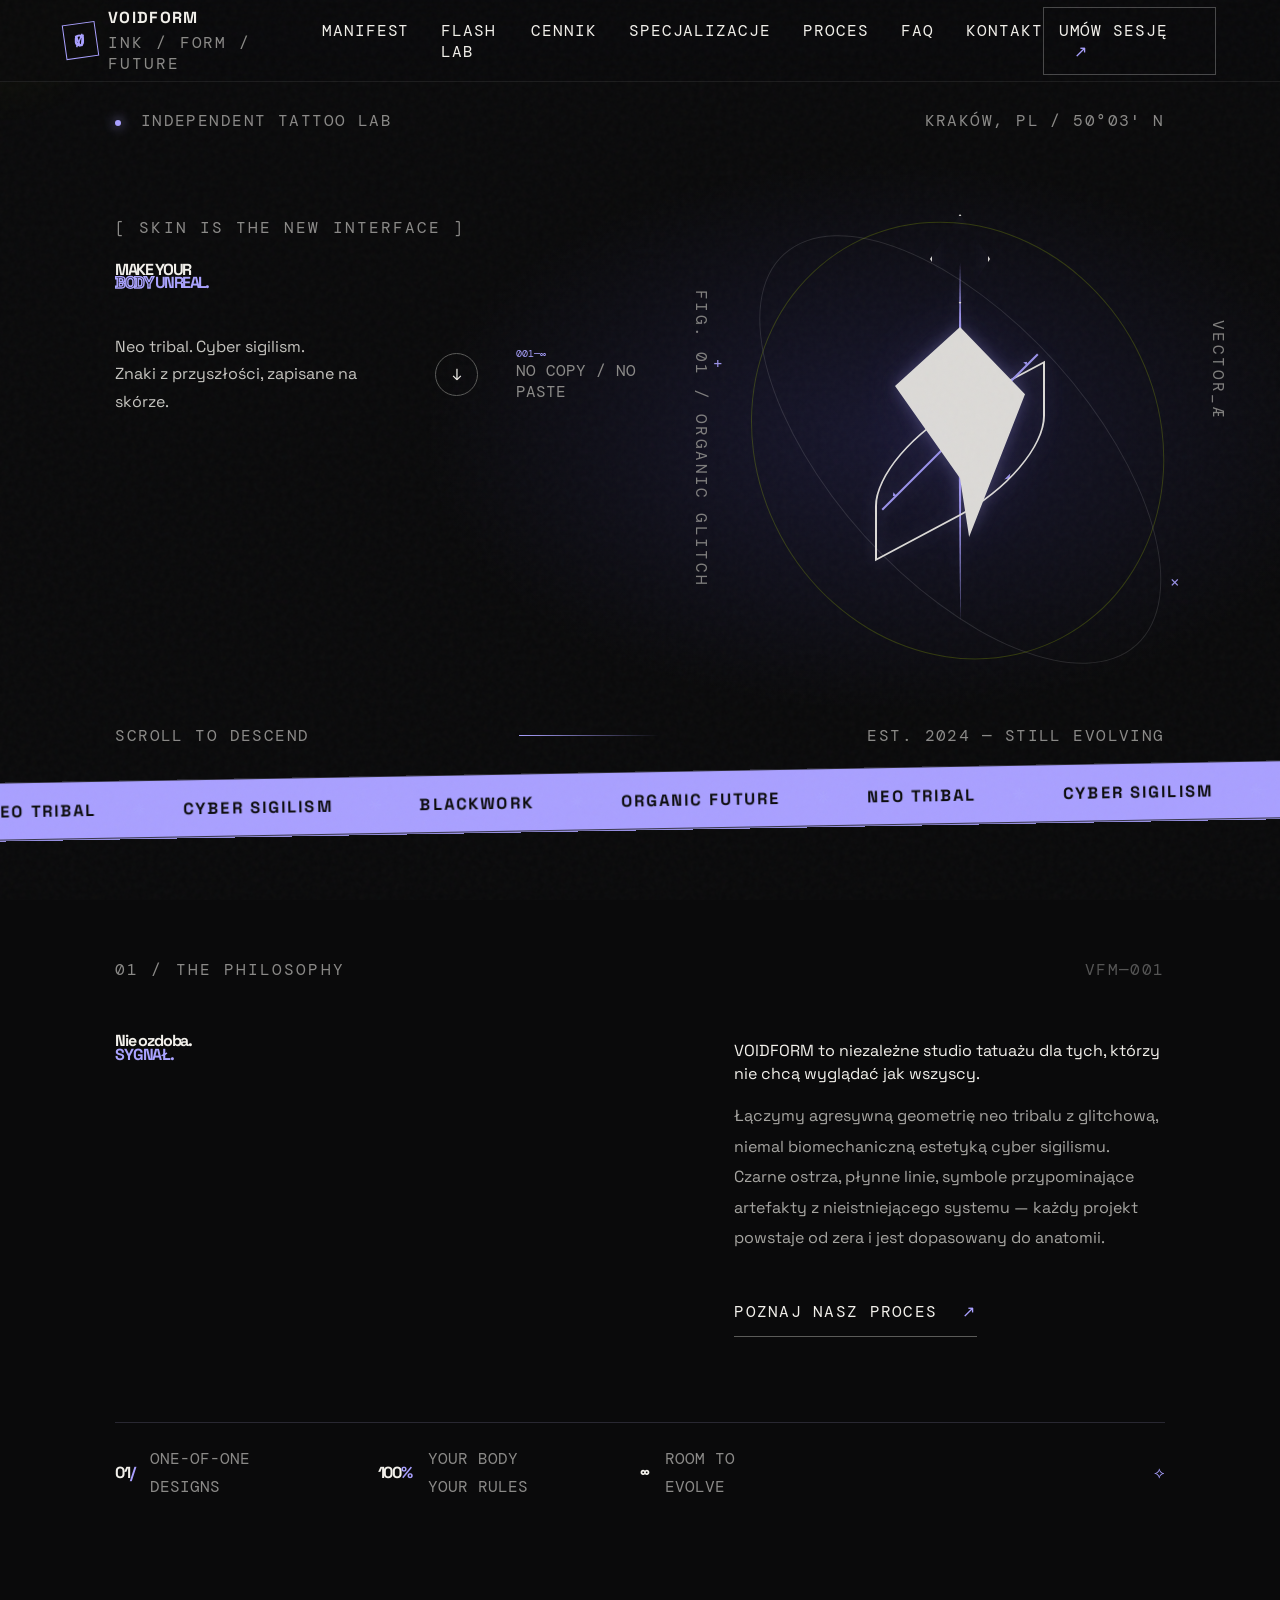
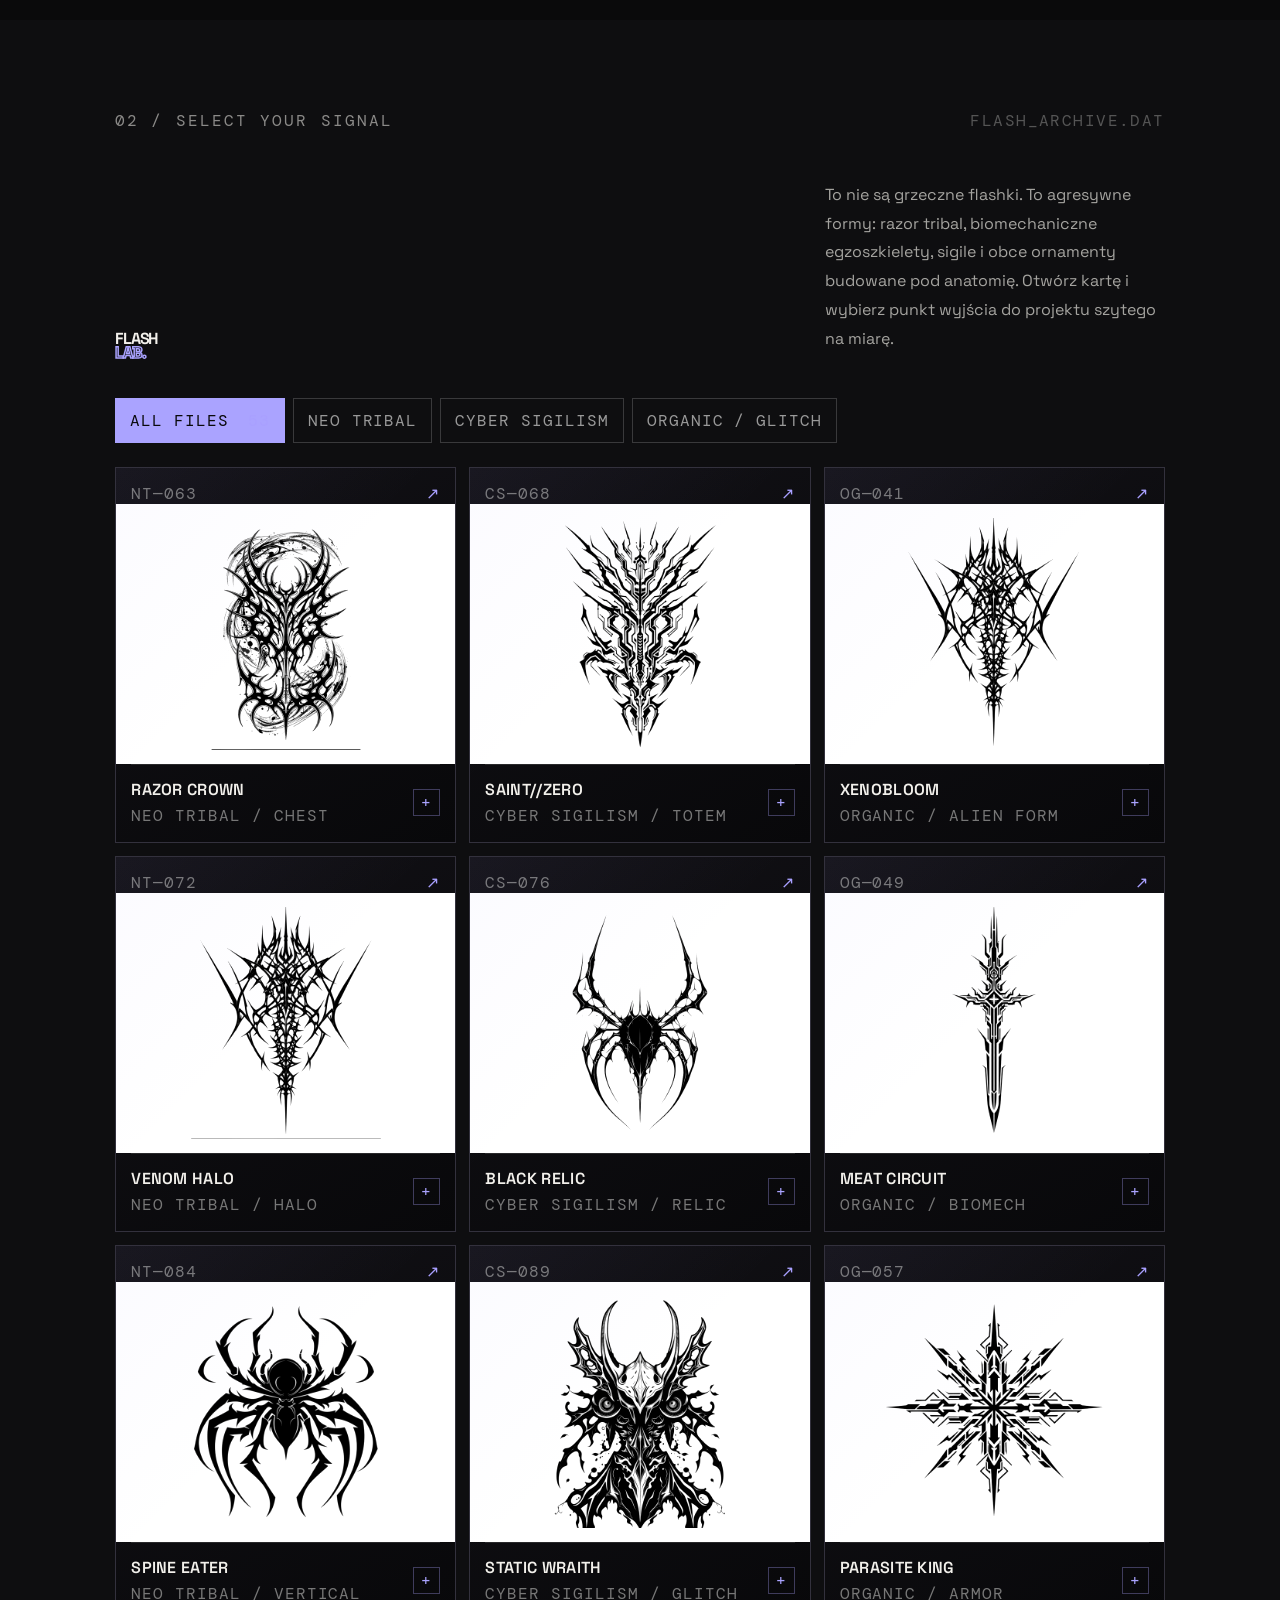
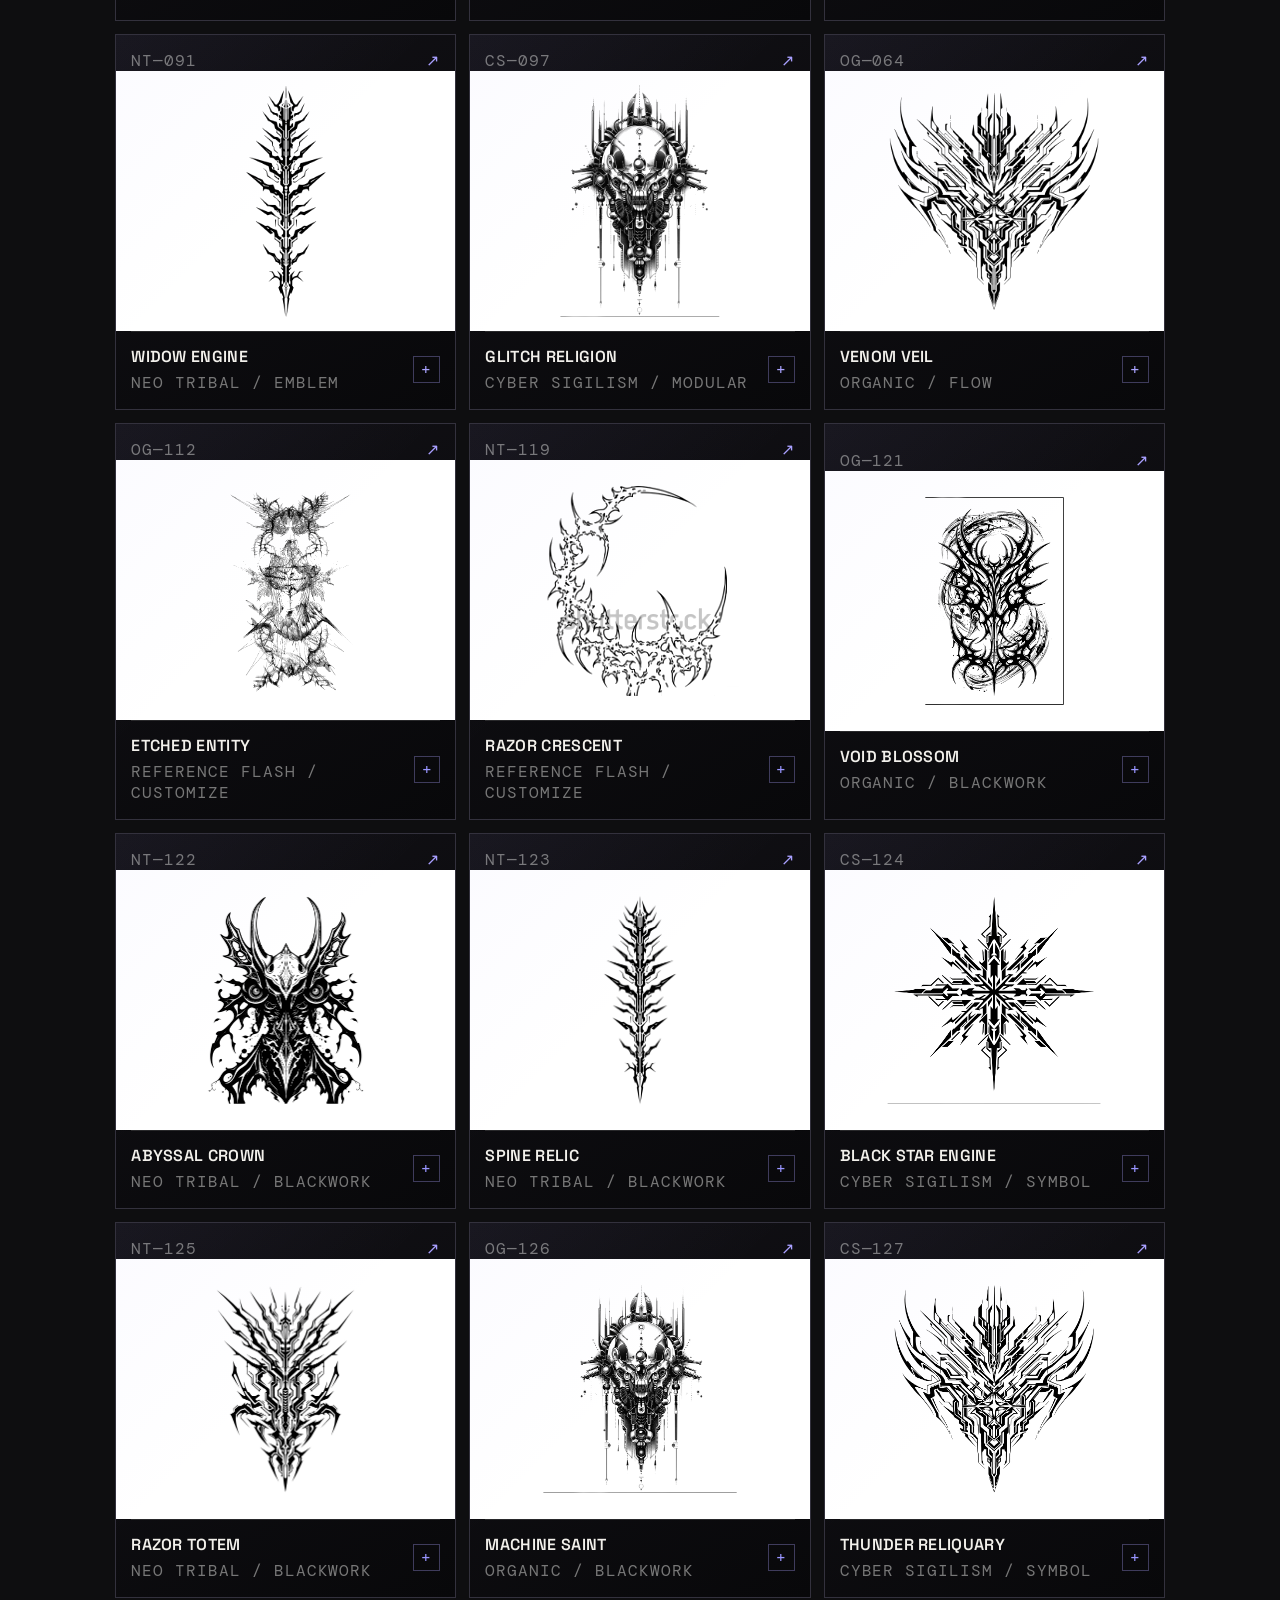
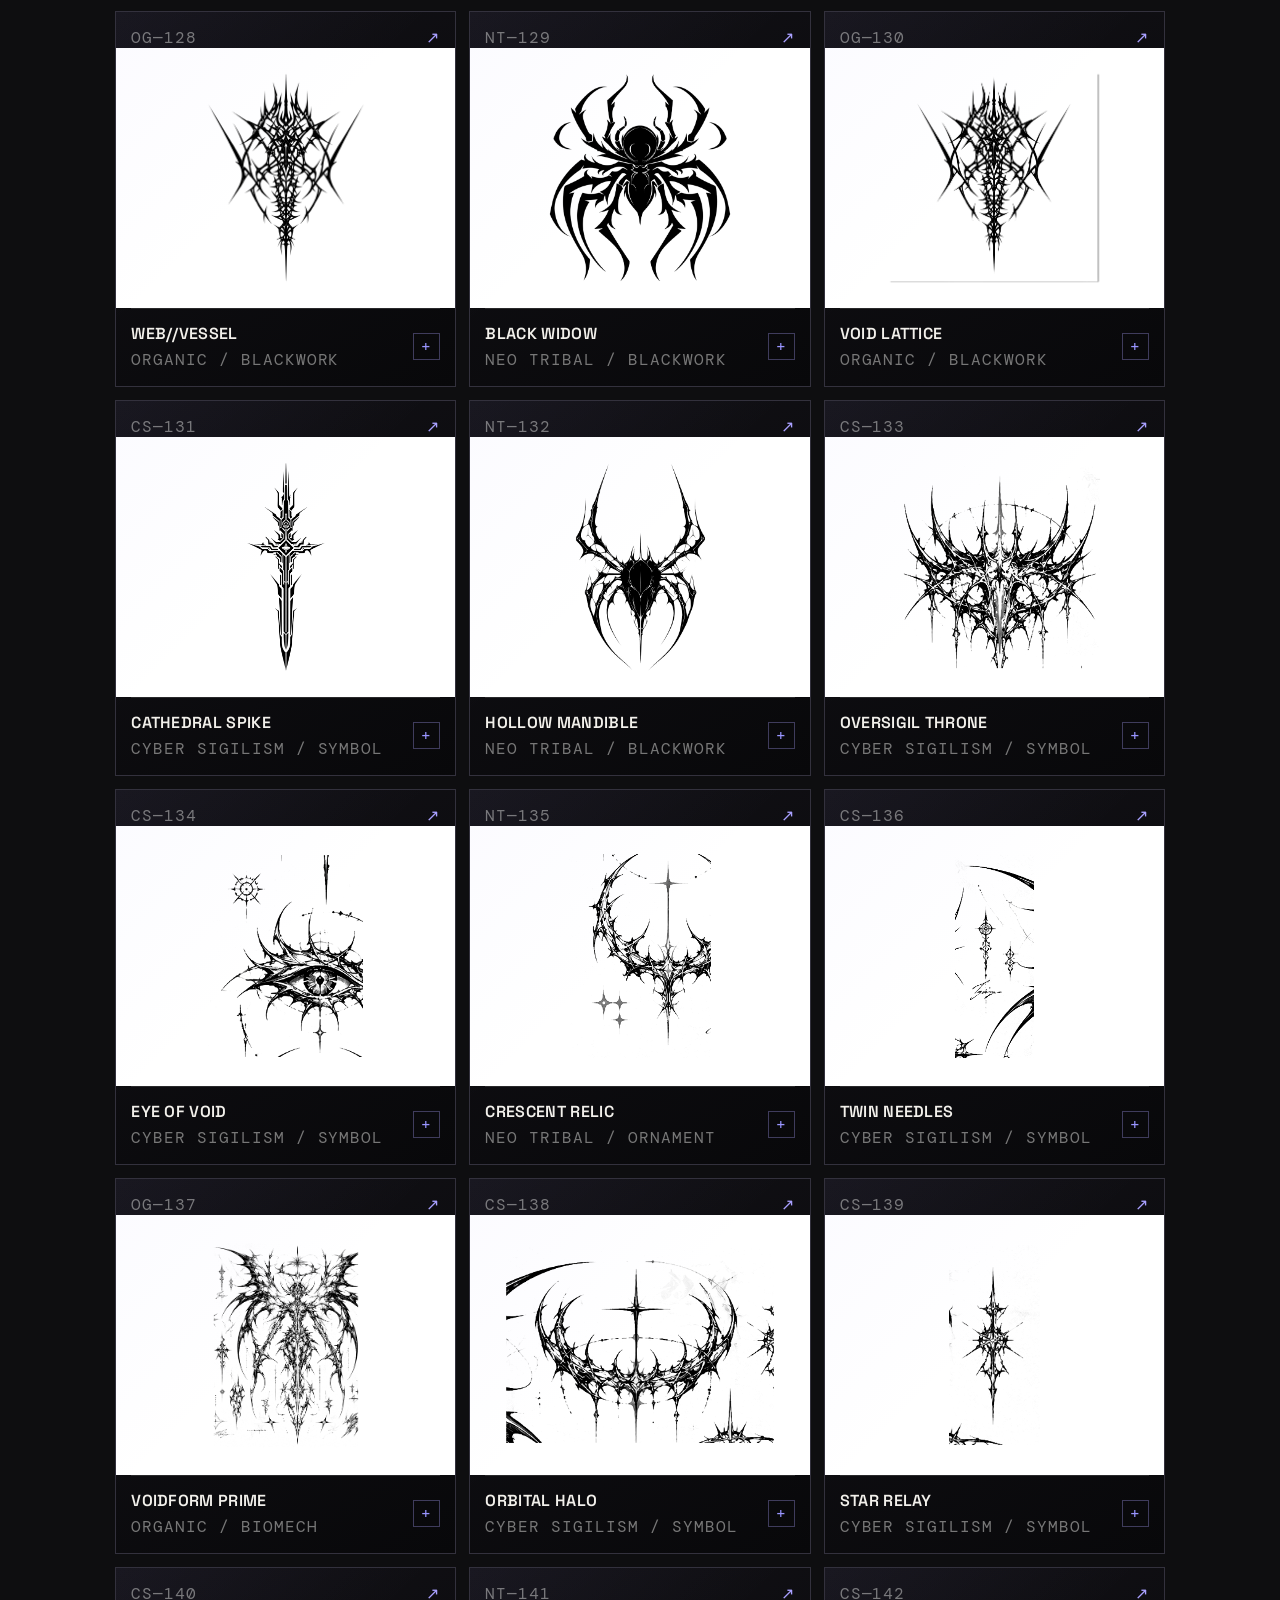
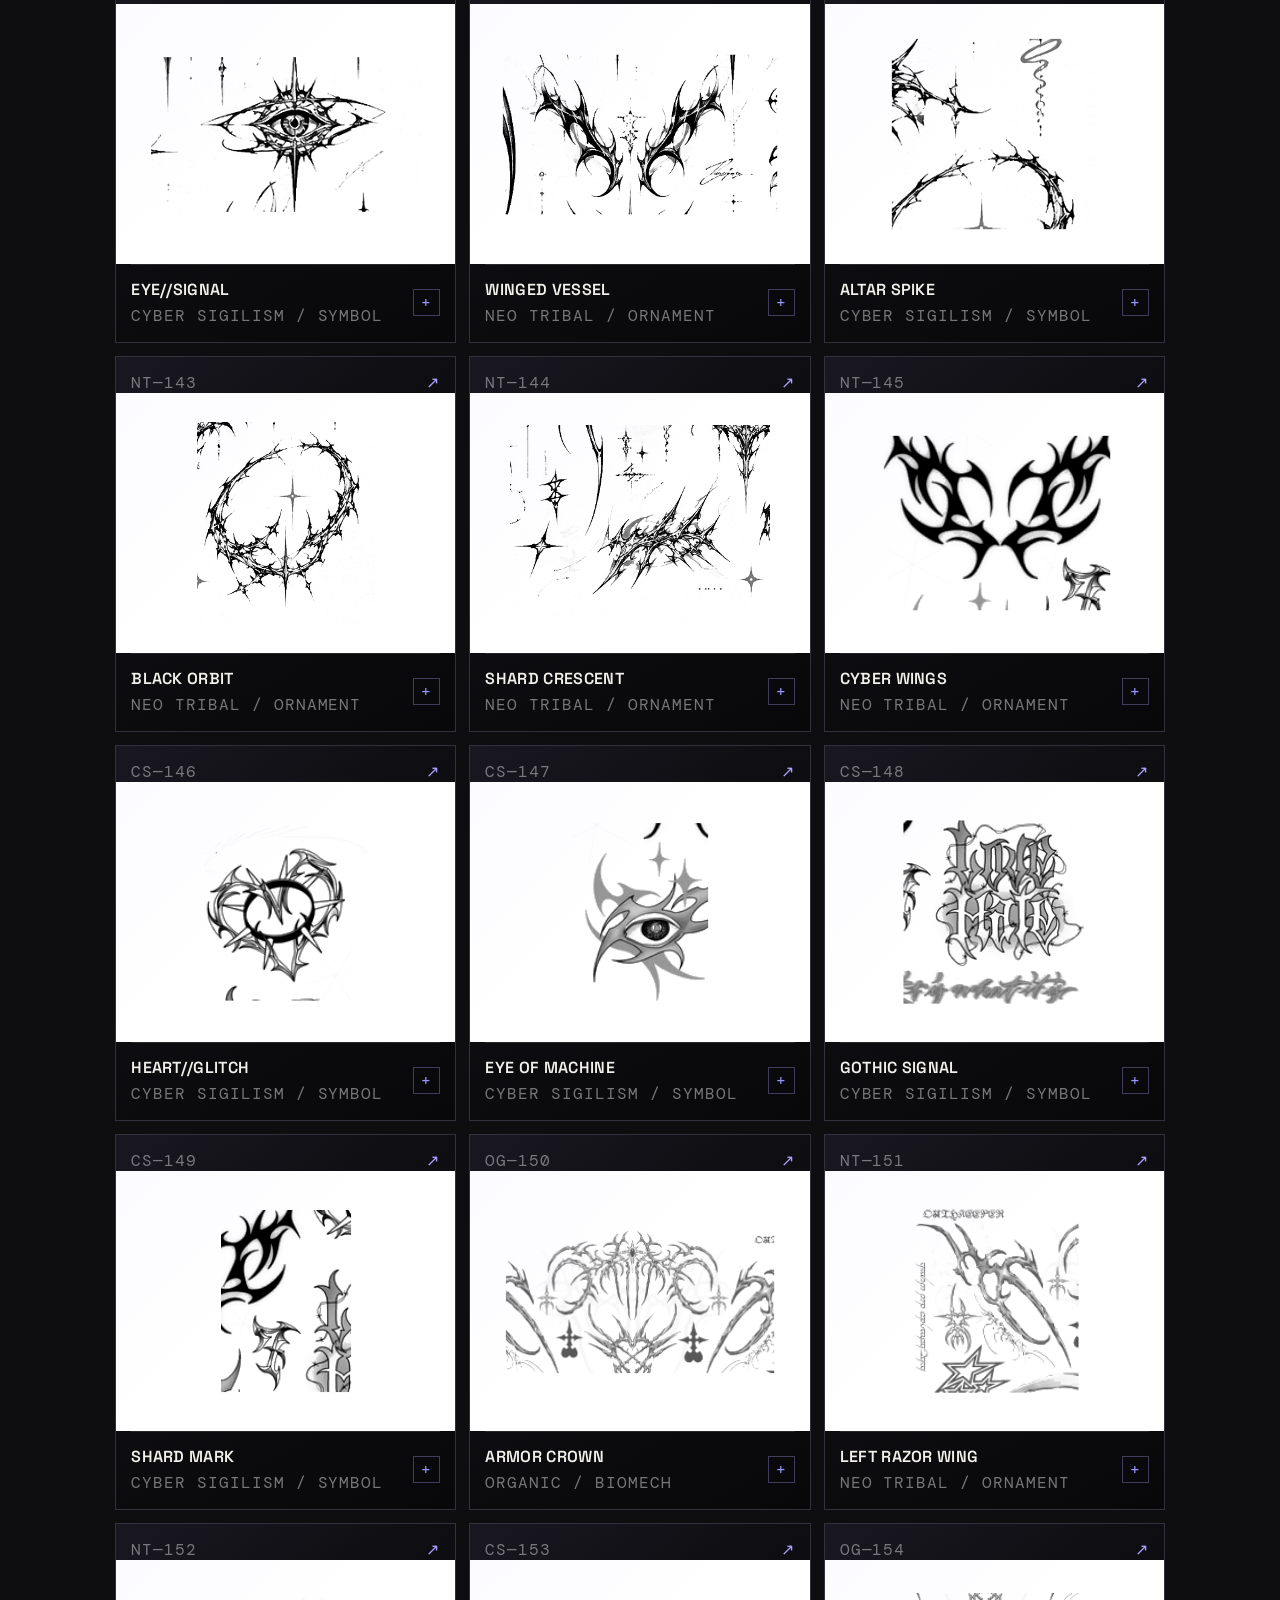
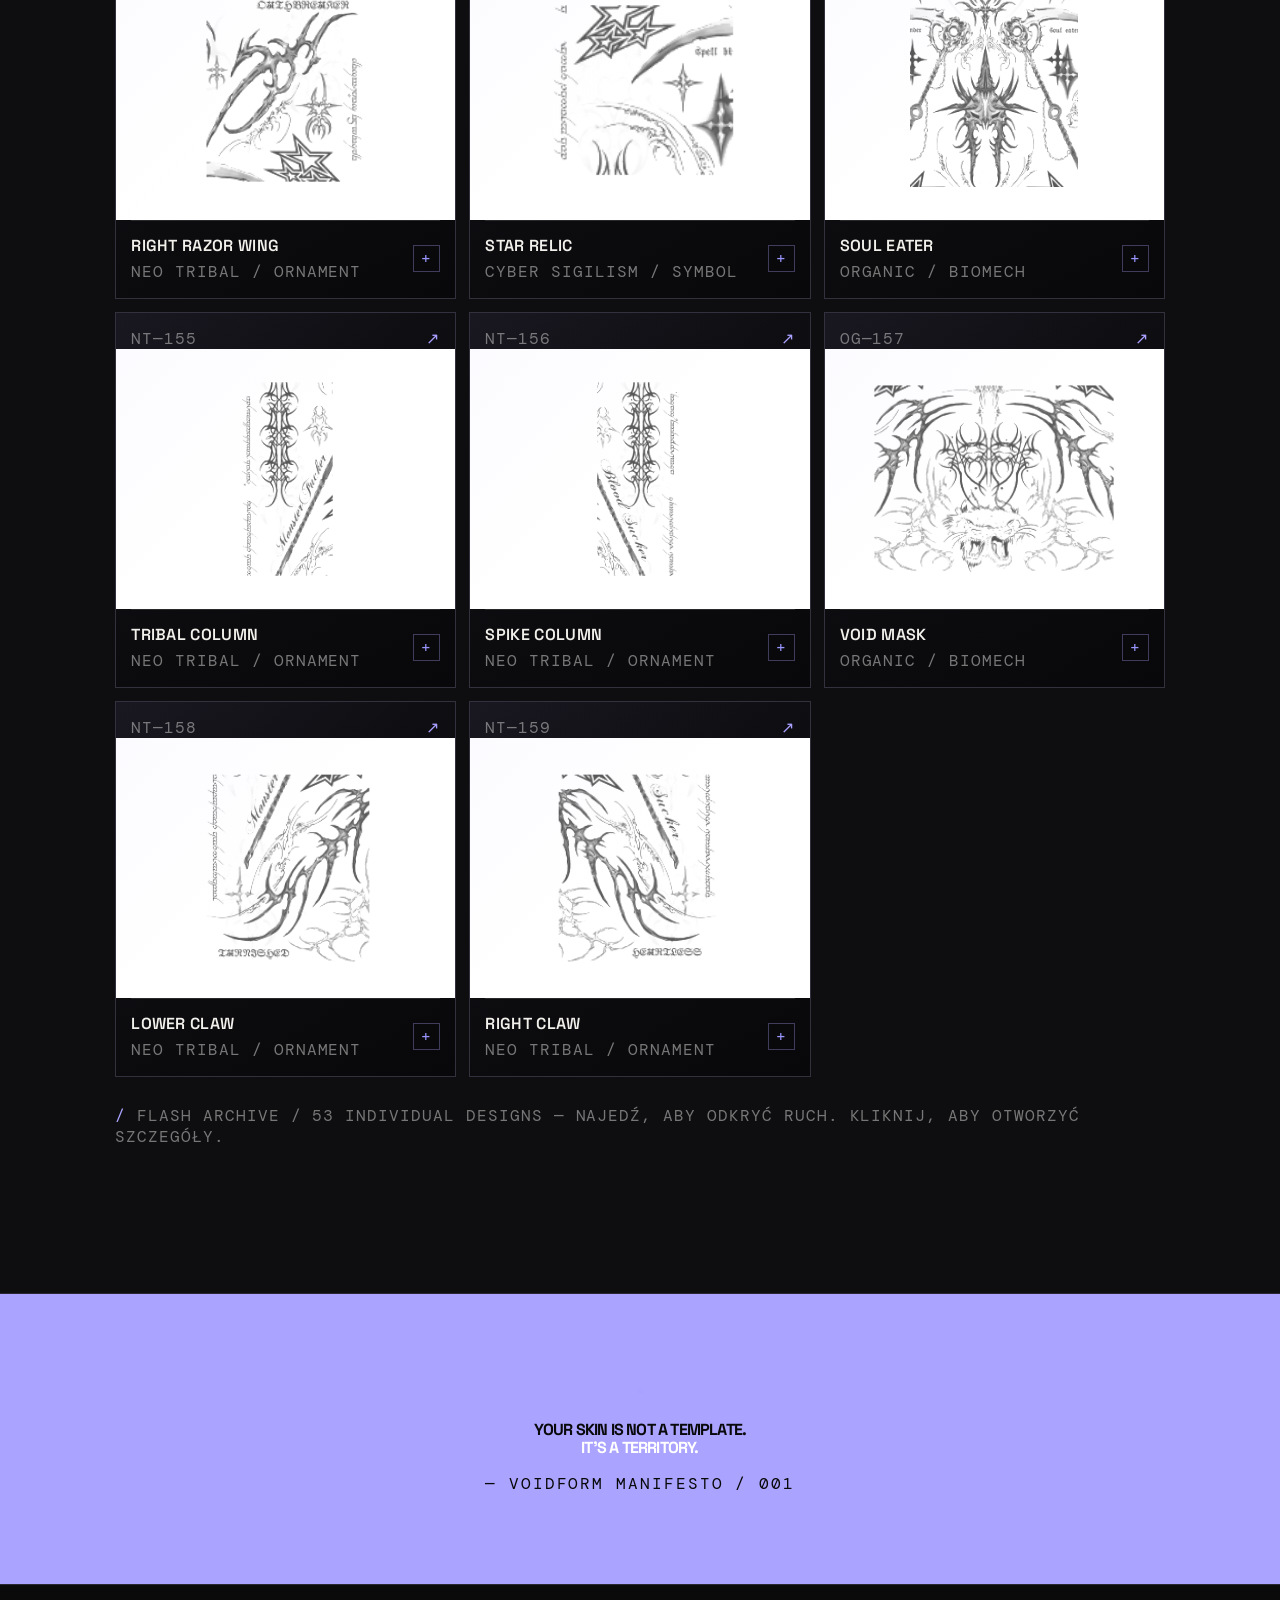
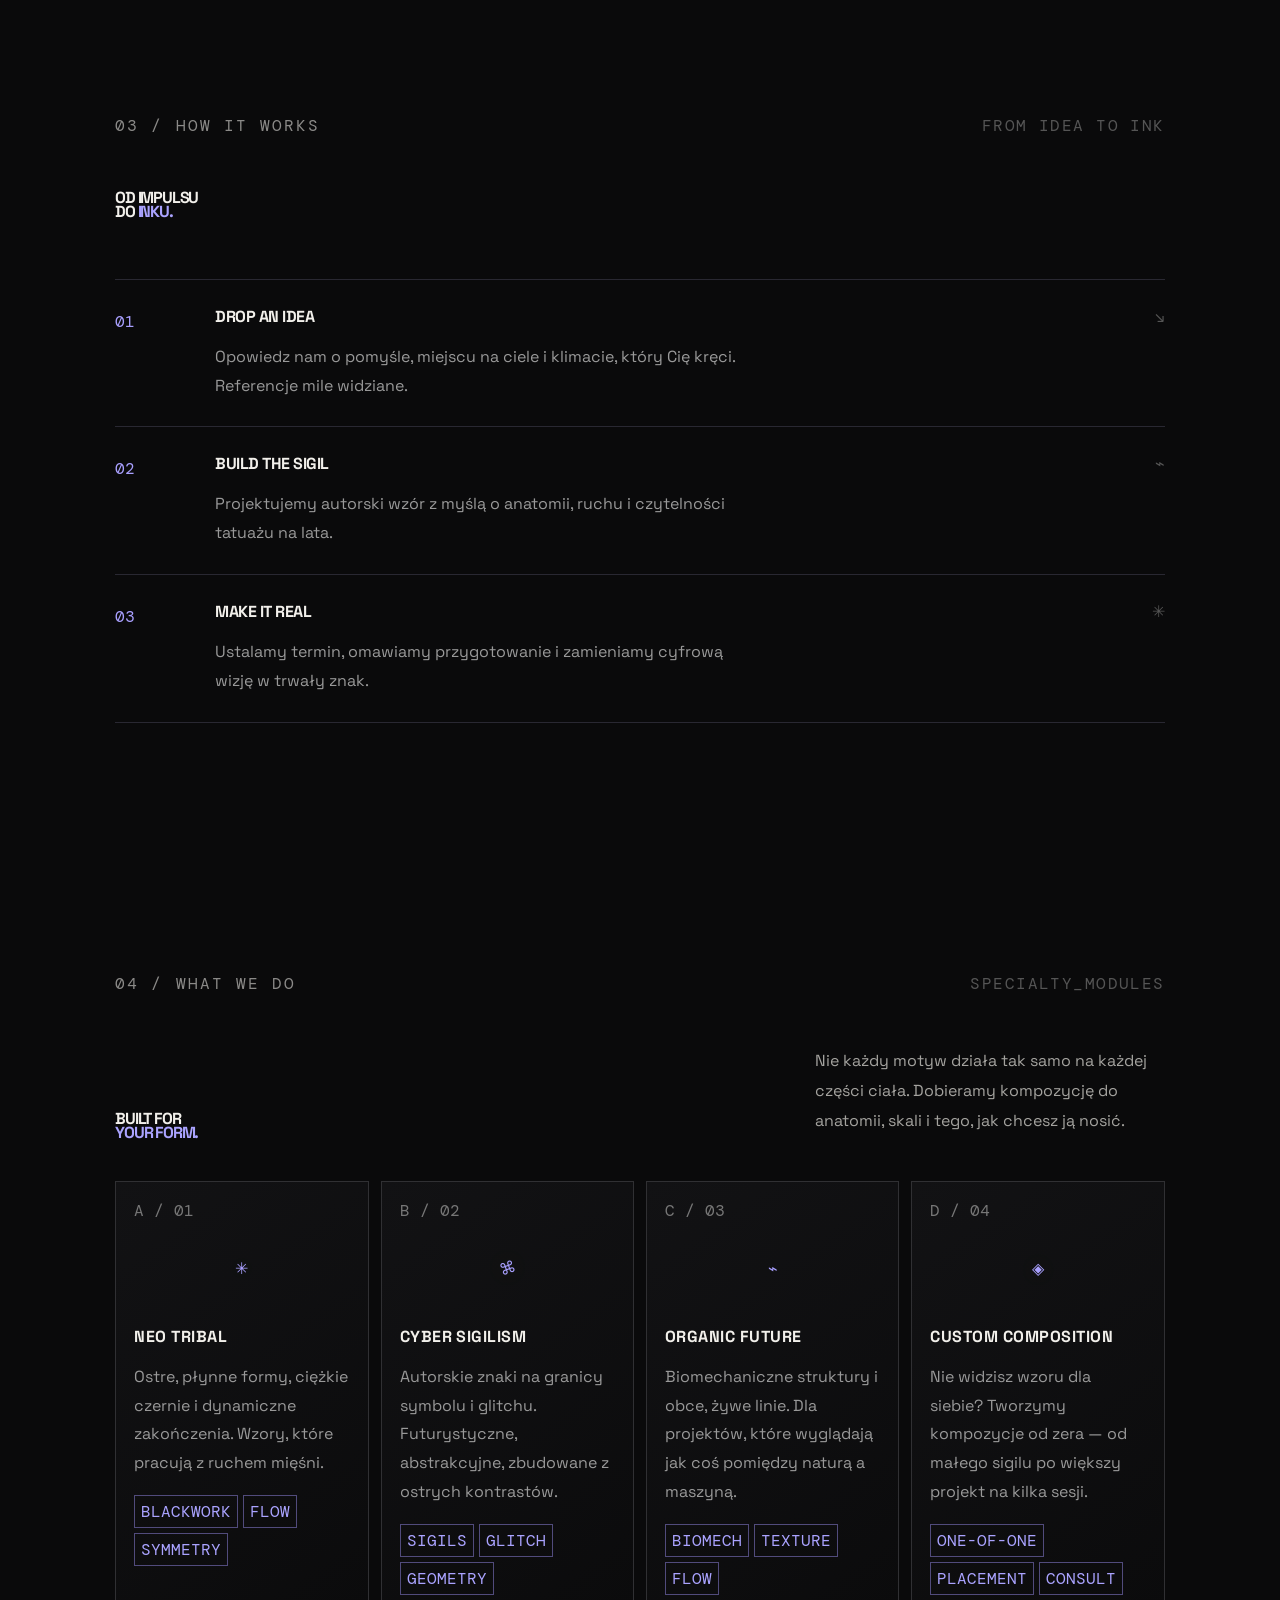
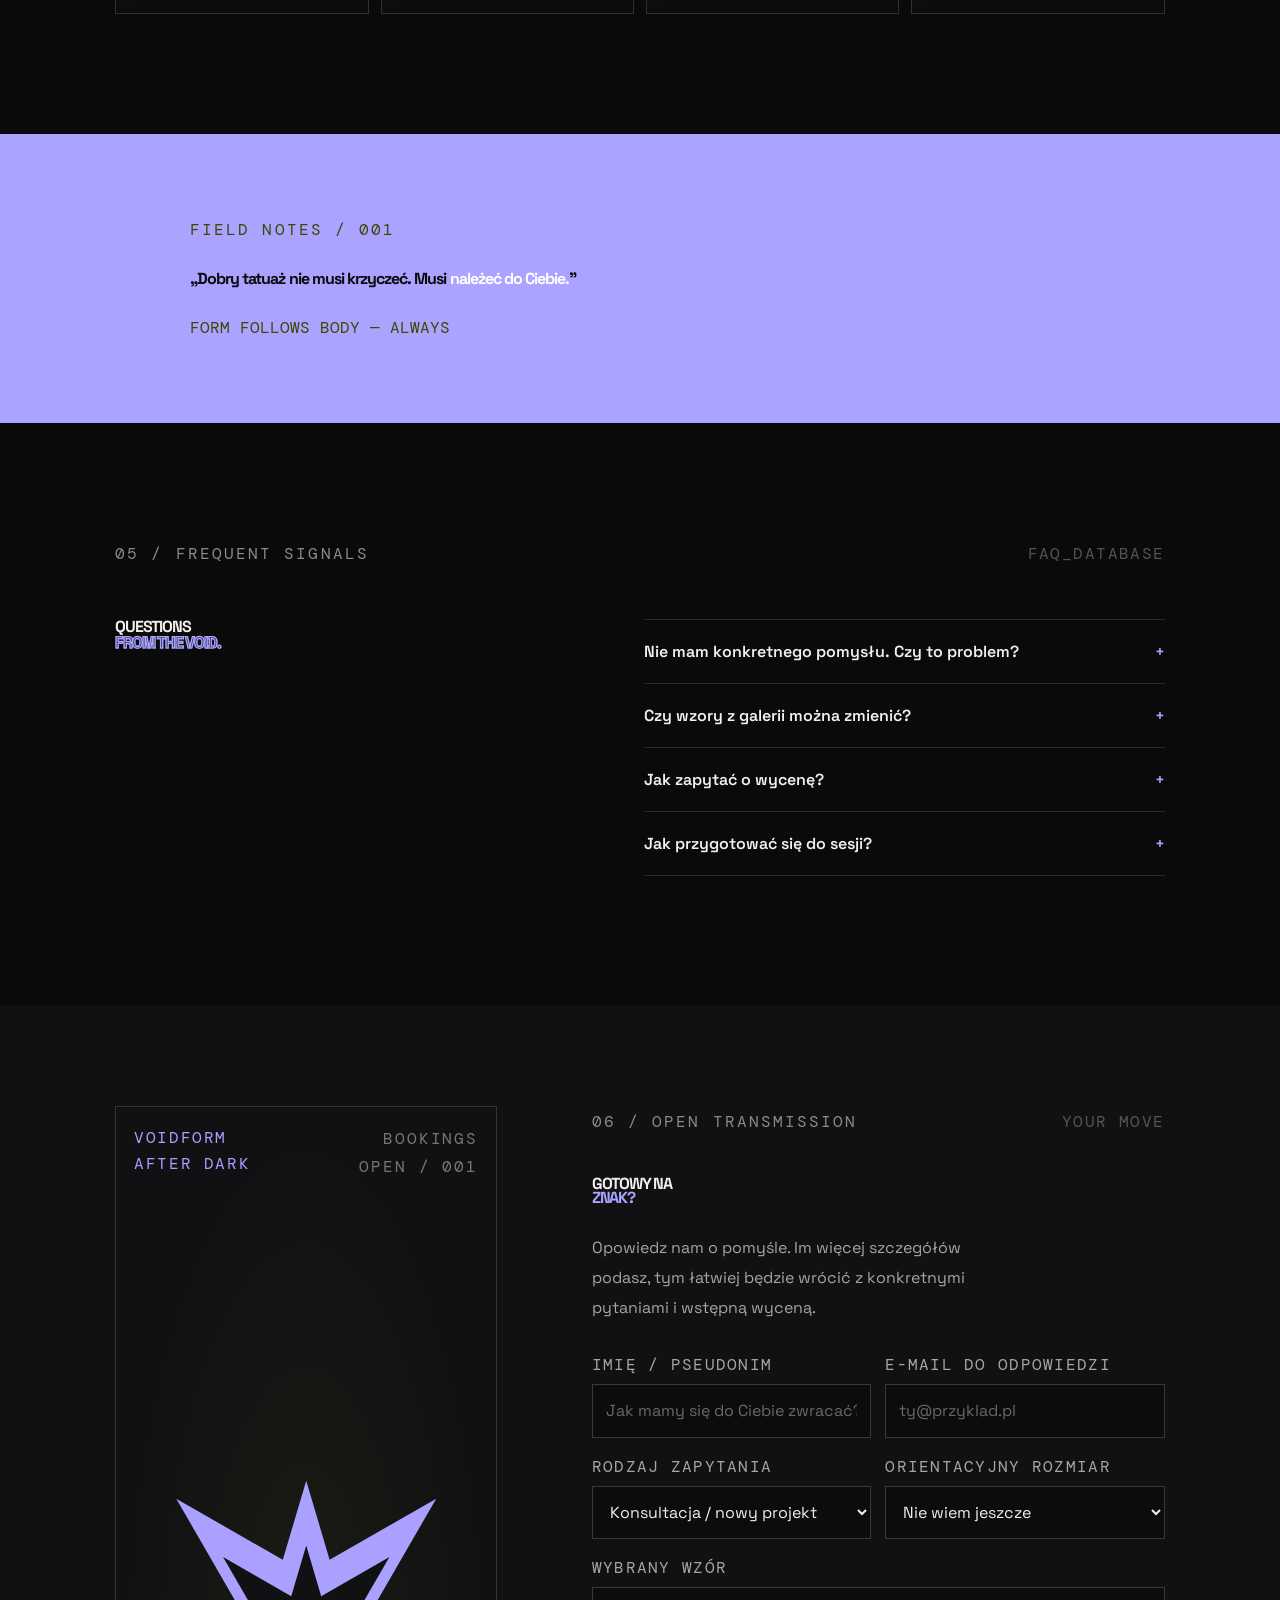
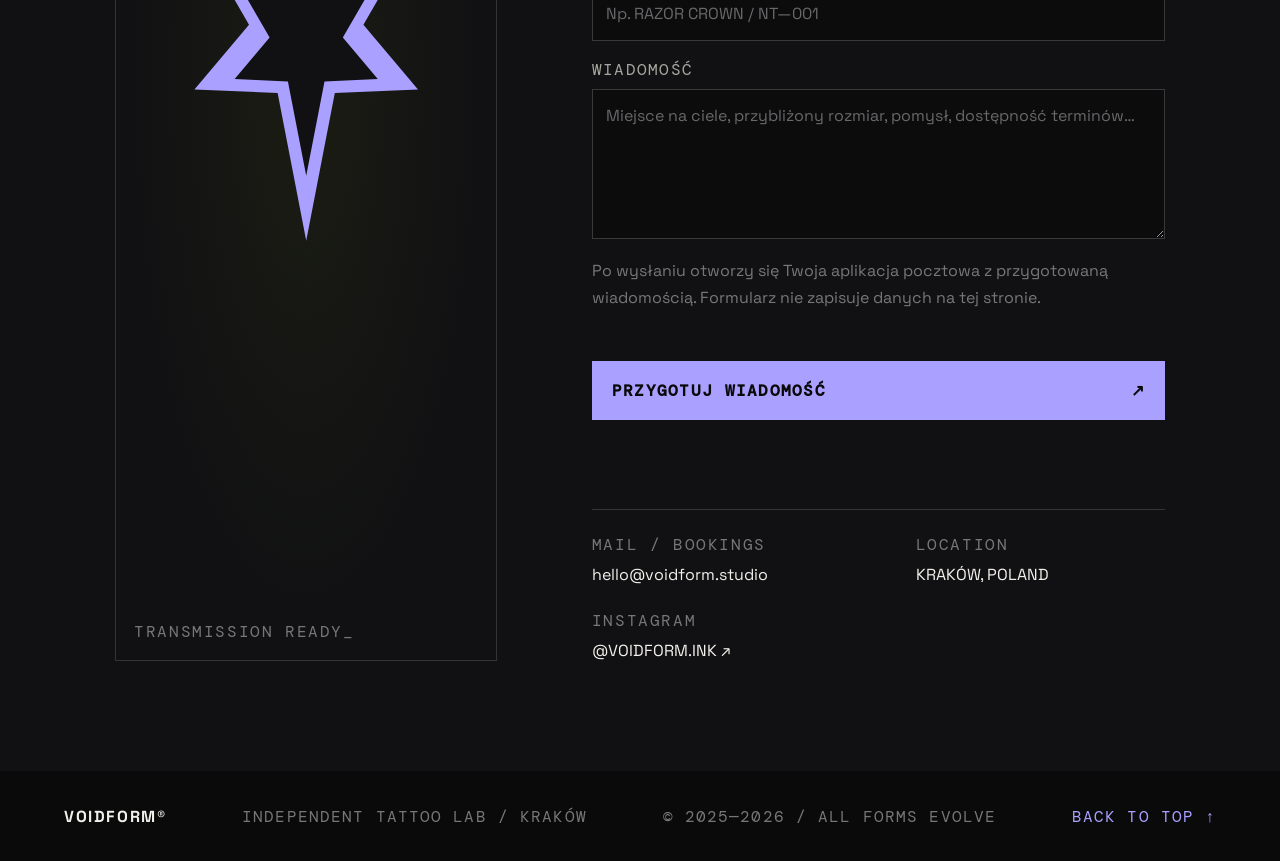
<file: index.html>
<!DOCTYPE html>
<html lang="pl">
<head>
  <meta charset="UTF-8">
  <meta name="viewport" content="width=device-width, initial-scale=1.0">
  <meta name="theme-color" content="#0a0a0b">
  <meta name="description" content="VOIDFORM — studio tatuażu. Neo tribal, cyber sigilism i autorskie projekty tworzone na granicy ciała i cyfrowej estetyki.">
  <title>VOIDFORM® — Tattoo Lab / Kraków</title>
  <link rel="preconnect" href="https://fonts.googleapis.com">
  <link rel="preconnect" href="https://fonts.gstatic.com" crossorigin>
  <link href="https://fonts.googleapis.com/css2?family=DM+Mono:wght@400;500&family=Space+Grotesk:wght@400;500;600;700&display=swap" rel="stylesheet">
  <link rel="stylesheet" href="style.css">
</head>
<body>
  <div class="noise" aria-hidden="true"></div>
  <div class="cursor-glow" aria-hidden="true"></div>
  <header class="site-header">
    <a class="wordmark" href="#top" aria-label="VOIDFORM — strona główna"><span class="logo-mark">V<span>Ø</span></span><span>VOIDFORM<small>INK / FORM / FUTURE</small></span></a>
    <nav class="main-nav" aria-label="Główna nawigacja">
      <a href="#manifest">Manifest</a><a href="#flash">Flash lab</a><a href="cennik.html">Cennik</a><a href="#services">Specjalizacje</a><a href="#process">Proces</a><a href="#faq">FAQ</a><a href="#contact">Kontakt</a>
    </nav>
    <a class="header-cta" href="#contact">Umów sesję <span>↗</span></a>
    <button class="menu-toggle" aria-label="Otwórz menu" aria-expanded="false"><span></span><span></span></button>
  </header>

  <main id="top">
    <section class="hero section-shell">
      <div class="hero-topline"><span><i class="status-dot"></i> INDEPENDENT TATTOO LAB</span><span>KRAKÓW, PL / 50°03' N</span></div>
      <div class="hero-copy">
        <p class="eyebrow">[ SKIN IS THE NEW INTERFACE ]</p>
        <h1>MAKE YOUR<br><span class="outline-text">BODY</span> <span class="acid">UNREAL.</span></h1>
        <div class="hero-bottom">
          <p>Neo tribal. Cyber sigilism.<br>Znaki z przyszłości, zapisane na skórze.</p>
          <a href="#flash" class="round-link" aria-label="Zobacz wzory"><span>↓</span></a>
          <p class="hero-index">001—∞<br><span>NO COPY / NO PASTE</span></p>
        </div>
      </div>
      <div class="hero-art" aria-label="Abstrakcyjny cybertribalowy ornament">
        <div class="orbit orbit-a"></div><div class="orbit orbit-b"></div>
        <div class="hero-sigil sigil-main"><span></span><i></i><b></b></div>
        <div class="hero-sigil sigil-small"></div>
        <div class="art-cross cross-one">+</div><div class="art-cross cross-two">×</div>
        <div class="art-label label-left">FIG. 01 / ORGANIC GLITCH</div>
        <div class="art-label label-right">VECTOR_Æ</div>
      </div>
      <div class="hero-footer"><span>SCROLL TO DESCEND</span><span class="scroll-line"></span><span>EST. 2024 — STILL EVOLVING</span></div>
    </section>

    <section class="ticker" aria-label="Specjalizacje"><div class="ticker-track"><span>NEO TRIBAL</span><b>✳</b><span>CYBER SIGILISM</span><b>✳</b><span>BLACKWORK</span><b>✳</b><span>ORGANIC FUTURE</span><b>✳</b><span>NEO TRIBAL</span><b>✳</b><span>CYBER SIGILISM</span><b>✳</b><span>BLACKWORK</span><b>✳</b><span>ORGANIC FUTURE</span><b>✳</b></div></section>

    <section class="manifest section-shell" id="manifest">
      <div class="section-heading"><span class="eyebrow">01 / THE PHILOSOPHY</span><span class="tiny-code">VFM—001</span></div>
      <div class="manifest-grid">
        <h2>Nie ozdoba.<br><span class="acid">SYGNAŁ.</span></h2>
        <div class="manifest-text"><p class="lead">VOIDFORM to niezależne studio tatuażu dla tych, którzy nie chcą wyglądać jak wszyscy.</p><p>Łączymy agresywną geometrię neo tribalu z glitchową, niemal biomechaniczną estetyką cyber sigilismu. Czarne ostrza, płynne linie, symbole przypominające artefakty z nieistniejącego systemu — każdy projekt powstaje od zera i jest dopasowany do anatomii.</p><a class="text-link" href="#process">POZNAJ NASZ PROCES <span>↗</span></a></div>
      </div>
      <div class="manifest-stats"><div><strong>01<span>/</span></strong><small>ONE-OF-ONE<br>DESIGNS</small></div><div><strong>100<span>%</span></strong><small>YOUR BODY<br>YOUR RULES</small></div><div><strong>∞</strong><small>ROOM TO<br>EVOLVE</small></div><div class="stat-symbol">⟡</div></div>
    </section>

    <section class="flash section-shell" id="flash">
      <div class="section-heading"><span class="eyebrow">02 / SELECT YOUR SIGNAL</span><span class="tiny-code">FLASH_ARCHIVE.DAT</span></div>
      <div class="flash-intro"><h2>FLASH<br><span class="outline-text">LAB.</span></h2><p>To nie są grzeczne flashki. To agresywne formy: razor tribal, biomechaniczne egzoszkielety, sigile i obce ornamenty budowane pod anatomię. Otwórz kartę i wybierz punkt wyjścia do projektu szytego na miarę.</p></div>
      <div class="filter-row" role="group" aria-label="Filtruj wzory"><button class="filter-btn active" data-filter="all">ALL FILES <span>53</span></button><button class="filter-btn" data-filter="tribal">NEO TRIBAL</button><button class="filter-btn" data-filter="sigil">CYBER SIGILISM</button><button class="filter-btn" data-filter="organic">ORGANIC / GLITCH</button></div>
      <div class="flash-grid">
        <button class="flash-card" data-type="tribal" data-name="RAZOR CROWN" data-code="NT—063" data-desc="Rozłożysta korona ostrzy z mocną osią centralną. Dobry kierunek na bark, klatkę lub górę pleców." data-image="assets/razor-crown.png"><span class="card-top"><span>NT—063</span><span>↗</span></span><span class="flash-reference-image authored-flash"><img src="assets/razor-crown.png" alt="RAZOR CROWN — autorski wzór flash VOIDFORM" loading="lazy"></span><span class="card-bottom"><span><strong>RAZOR CROWN</strong><small>NEO TRIBAL / CHEST</small></span><span class="card-plus">+</span></span></button>
        <button class="flash-card" data-type="sigil" data-name="SAINT//ZERO" data-code="CS—068" data-desc="Pionowy, niemal heraldyczny sigil z ostrymi ramionami i cyfrowym rytmem." data-image="assets/saint-zero.png"><span class="card-top"><span>CS—068</span><span>↗</span></span><span class="flash-reference-image authored-flash"><img src="assets/saint-zero.png" alt="SAINT//ZERO — autorski wzór flash VOIDFORM" loading="lazy"></span><span class="card-bottom"><span><strong>SAINT//ZERO</strong><small>CYBER SIGILISM / TOTEM</small></span><span class="card-plus">+</span></span></button>
        <button class="flash-card" data-type="organic" data-name="XENOBLOOM" data-code="OG—041" data-desc="Organiczna forma jak obcy kwiat lub rozrastająca się tkanka, z mocnym kontrastem." data-image="assets/xenobloom.png"><span class="card-top"><span>OG—041</span><span>↗</span></span><span class="flash-reference-image authored-flash"><img src="assets/xenobloom.png" alt="XENOBLOOM — autorski wzór flash VOIDFORM" loading="lazy"></span><span class="card-bottom"><span><strong>XENOBLOOM</strong><small>ORGANIC / ALIEN FORM</small></span><span class="card-plus">+</span></span></button>
        <button class="flash-card" data-type="tribal" data-name="VENOM HALO" data-code="NT—072" data-desc="Kolczasty łuk z otwartym środkiem i mocnymi, płynnymi zakończeniami." data-image="assets/venom-halo.png"><span class="card-top"><span>NT—072</span><span>↗</span></span><span class="flash-reference-image authored-flash"><img src="assets/venom-halo.png" alt="VENOM HALO — autorski wzór flash VOIDFORM" loading="lazy"></span><span class="card-bottom"><span><strong>VENOM HALO</strong><small>NEO TRIBAL / HALO</small></span><span class="card-plus">+</span></span></button>
        <button class="flash-card" data-type="sigil" data-name="BLACK RELIC" data-code="CS—076" data-desc="Znak przypominający obcy artefakt: geometryczny, ciężki i symetryczny." data-image="assets/black-relic.png"><span class="card-top"><span>CS—076</span><span>↗</span></span><span class="flash-reference-image authored-flash"><img src="assets/black-relic.png" alt="BLACK RELIC — autorski wzór flash VOIDFORM" loading="lazy"></span><span class="card-bottom"><span><strong>BLACK RELIC</strong><small>CYBER SIGILISM / RELIC</small></span><span class="card-plus">+</span></span></button>
        <button class="flash-card" data-type="organic" data-name="MEAT CIRCUIT" data-code="OG—049" data-desc="Biomechaniczna sieć inspirowana przewodami, ścięgnami i strukturą żywej maszyny." data-image="assets/meat-circuit.png"><span class="card-top"><span>OG—049</span><span>↗</span></span><span class="flash-reference-image authored-flash"><img src="assets/meat-circuit.png" alt="MEAT CIRCUIT — autorski wzór flash VOIDFORM" loading="lazy"></span><span class="card-bottom"><span><strong>MEAT CIRCUIT</strong><small>ORGANIC / BIOMECH</small></span><span class="card-plus">+</span></span></button>
        <button class="flash-card" data-type="tribal" data-name="SPINE EATER" data-code="NT—084" data-desc="Wydłużony, agresywny motyw z ostrymi odnogami, pomyślany pod przedramię lub łydkę." data-image="assets/spine-eater.png"><span class="card-top"><span>NT—084</span><span>↗</span></span><span class="flash-reference-image authored-flash"><img src="assets/spine-eater.png" alt="SPINE EATER — autorski wzór flash VOIDFORM" loading="lazy"></span><span class="card-bottom"><span><strong>SPINE EATER</strong><small>NEO TRIBAL / VERTICAL</small></span><span class="card-plus">+</span></span></button>
        <button class="flash-card" data-type="sigil" data-name="STATIC WRAITH" data-code="CS—089" data-desc="Rozbity sigil z efektem zakłócenia i ostrymi, przesuniętymi warstwami." data-image="assets/static-wraith.png"><span class="card-top"><span>CS—089</span><span>↗</span></span><span class="flash-reference-image authored-flash"><img src="assets/static-wraith.png" alt="STATIC WRAITH — autorski wzór flash VOIDFORM" loading="lazy"></span><span class="card-bottom"><span><strong>STATIC WRAITH</strong><small>CYBER SIGILISM / GLITCH</small></span><span class="card-plus">+</span></span></button>
        <button class="flash-card" data-type="organic" data-name="PARASITE KING" data-code="OG—057" data-desc="Ciężka, rozgałęziona forma o organicznej symetrii i krawędziach jak pancerz." data-image="assets/parasite-king.png"><span class="card-top"><span>OG—057</span><span>↗</span></span><span class="flash-reference-image authored-flash"><img src="assets/parasite-king.png" alt="PARASITE KING — autorski wzór flash VOIDFORM" loading="lazy"></span><span class="card-bottom"><span><strong>PARASITE KING</strong><small>ORGANIC / ARMOR</small></span><span class="card-plus">+</span></span></button>
        <button class="flash-card" data-type="tribal" data-name="WIDOW ENGINE" data-code="NT—091" data-desc="Symetryczny układ kolców i ostrych łuków, który może pracować jako samodzielny emblemat." data-image="assets/widow-engine.png"><span class="card-top"><span>NT—091</span><span>↗</span></span><span class="flash-reference-image authored-flash"><img src="assets/widow-engine.png" alt="WIDOW ENGINE — autorski wzór flash VOIDFORM" loading="lazy"></span><span class="card-bottom"><span><strong>WIDOW ENGINE</strong><small>NEO TRIBAL / EMBLEM</small></span><span class="card-plus">+</span></span></button>
        <button class="flash-card" data-type="sigil" data-name="GLITCH RELIGION" data-code="CS—097" data-desc="Modułowy symbol z cyfrowym rytmem, twardą osią i negatywną przestrzenią." data-image="assets/glitch-religion.png"><span class="card-top"><span>CS—097</span><span>↗</span></span><span class="flash-reference-image authored-flash"><img src="assets/glitch-religion.png" alt="GLITCH RELIGION — autorski wzór flash VOIDFORM" loading="lazy"></span><span class="card-bottom"><span><strong>GLITCH RELIGION</strong><small>CYBER SIGILISM / MODULAR</small></span><span class="card-plus">+</span></span></button>
        <button class="flash-card" data-type="organic" data-name="VENOM VEIL" data-code="OG—064" data-desc="Płynne, organiczne pasma przecinające się jak obca sieć nerwowa." data-image="assets/venom-veil.png"><span class="card-top"><span>OG—064</span><span>↗</span></span><span class="flash-reference-image authored-flash"><img src="assets/venom-veil.png" alt="VENOM VEIL — autorski wzór flash VOIDFORM" loading="lazy"></span><span class="card-bottom"><span><strong>VENOM VEIL</strong><small>ORGANIC / FLOW</small></span><span class="card-plus">+</span></span></button>
        <button class="flash-card flash-image-card" data-type="organic" data-name="ETCHED ENTITY" data-code="OG—112" data-desc="Gęsta, szkicowa forma organiczna o niemal obcej anatomii, z ostrymi odnogami i drobnym kreskowaniem. Kierunek dla bardziej surowego blackworku." data-image="assets/ref-etched-entity.png"><span class="card-top"><span>OG—112</span><span>↗</span></span><span class="flash-reference-image"><img src="assets/ref-etched-entity.png" alt="ETCHED ENTITY — referencyjny wzór tatuażu" loading="lazy"></span><span class="card-bottom"><span><strong>ETCHED ENTITY</strong><small>REFERENCE FLASH / CUSTOMIZE</small></span><span class="card-plus">+</span></span></button>
        <button class="flash-card flash-image-card" data-type="tribal" data-name="RAZOR CRESCENT" data-code="NT—119" data-desc="Sierpowata, kolczasta kompozycja z ostrymi zakończeniami i mocnym konturem. Punkt wyjścia dla dużego motywu na bark, łydkę lub bok ciała." data-image="assets/ref-razor-crescent.png"><span class="card-top"><span>NT—119</span><span>↗</span></span><span class="flash-reference-image"><img src="assets/ref-razor-crescent.png" alt="RAZOR CRESCENT — referencyjny wzór tatuażu" loading="lazy"></span><span class="card-bottom"><span><strong>RAZOR CRESCENT</strong><small>REFERENCE FLASH / CUSTOMIZE</small></span><span class="card-plus">+</span></span></button>

        <button class="flash-card" data-type="organic" data-name="VOID BLOSSOM" data-code="OG—121" data-desc="Organiczny, warstwowy ornament z kolczastymi i płynnymi zakończeniami." data-image="assets/flash-014120.png"><span class="card-top"><span>OG—121</span><span>↗</span></span><span class="flash-reference-image authored-flash"><img src="assets/flash-014120.png" alt="VOID BLOSSOM — osobny wzór flash VOIDFORM" loading="lazy"></span><span class="card-bottom"><span><strong>VOID BLOSSOM</strong><small>ORGANIC / BLACKWORK</small></span><span class="card-plus">+</span></span></button>
        <button class="flash-card" data-type="tribal" data-name="ABYSSAL CROWN" data-code="NT—122" data-desc="Rozłożysty, symetryczny motyw z ostrymi skrzydłami i ciężkim centrum." data-image="assets/flash-014053.png"><span class="card-top"><span>NT—122</span><span>↗</span></span><span class="flash-reference-image authored-flash"><img src="assets/flash-014053.png" alt="ABYSSAL CROWN — osobny wzór flash VOIDFORM" loading="lazy"></span><span class="card-bottom"><span><strong>ABYSSAL CROWN</strong><small>NEO TRIBAL / BLACKWORK</small></span><span class="card-plus">+</span></span></button>
        <button class="flash-card" data-type="tribal" data-name="SPINE RELIC" data-code="NT—123" data-desc="Wydłużony, pionowy wzór z rytmem kolców i drobnymi odnogami." data-image="assets/flash-014105.png"><span class="card-top"><span>NT—123</span><span>↗</span></span><span class="flash-reference-image authored-flash"><img src="assets/flash-014105.png" alt="SPINE RELIC — osobny wzór flash VOIDFORM" loading="lazy"></span><span class="card-bottom"><span><strong>SPINE RELIC</strong><small>NEO TRIBAL / BLACKWORK</small></span><span class="card-plus">+</span></span></button>
        <button class="flash-card" data-type="sigil" data-name="BLACK STAR ENGINE" data-code="CS—124" data-desc="Geometryczny, promienisty sigil o ostrych, modułowych ramionach." data-image="assets/flash-014058.png"><span class="card-top"><span>CS—124</span><span>↗</span></span><span class="flash-reference-image authored-flash"><img src="assets/flash-014058.png" alt="BLACK STAR ENGINE — osobny wzór flash VOIDFORM" loading="lazy"></span><span class="card-bottom"><span><strong>BLACK STAR ENGINE</strong><small>CYBER SIGILISM / SYMBOL</small></span><span class="card-plus">+</span></span></button>
        <button class="flash-card" data-type="tribal" data-name="RAZOR TOTEM" data-code="NT—125" data-desc="Pionowy cyber-tribal z mocną osią i rozgałęzionymi ostrzami." data-image="assets/flash-014124.png"><span class="card-top"><span>NT—125</span><span>↗</span></span><span class="flash-reference-image authored-flash"><img src="assets/flash-014124.png" alt="RAZOR TOTEM — osobny wzór flash VOIDFORM" loading="lazy"></span><span class="card-bottom"><span><strong>RAZOR TOTEM</strong><small>NEO TRIBAL / BLACKWORK</small></span><span class="card-plus">+</span></span></button>
        <button class="flash-card" data-type="organic" data-name="MACHINE SAINT" data-code="OG—126" data-desc="Mechaniczno-organiczny emblemat z centralną maską i technicznymi detalami." data-image="assets/flash-014110.png"><span class="card-top"><span>OG—126</span><span>↗</span></span><span class="flash-reference-image authored-flash"><img src="assets/flash-014110.png" alt="MACHINE SAINT — osobny wzór flash VOIDFORM" loading="lazy"></span><span class="card-bottom"><span><strong>MACHINE SAINT</strong><small>ORGANIC / BLACKWORK</small></span><span class="card-plus">+</span></span></button>
        <button class="flash-card" data-type="sigil" data-name="THUNDER RELIQUARY" data-code="CS—127" data-desc="Szeroki, symetryczny znak z warstwami ostrych, geometrycznych linii." data-image="assets/flash-014115.png"><span class="card-top"><span>CS—127</span><span>↗</span></span><span class="flash-reference-image authored-flash"><img src="assets/flash-014115.png" alt="THUNDER RELIQUARY — osobny wzór flash VOIDFORM" loading="lazy"></span><span class="card-bottom"><span><strong>THUNDER RELIQUARY</strong><small>CYBER SIGILISM / SYMBOL</small></span><span class="card-plus">+</span></span></button>
        <button class="flash-card" data-type="organic" data-name="WEB//VESSEL" data-code="OG—128" data-desc="Gęsty, siatkowy ornament o organicznym, kolczastym obrysie." data-image="assets/flash-014128.png"><span class="card-top"><span>OG—128</span><span>↗</span></span><span class="flash-reference-image authored-flash"><img src="assets/flash-014128.png" alt="WEB//VESSEL — osobny wzór flash VOIDFORM" loading="lazy"></span><span class="card-bottom"><span><strong>WEB//VESSEL</strong><small>ORGANIC / BLACKWORK</small></span><span class="card-plus">+</span></span></button>
        <button class="flash-card" data-type="tribal" data-name="BLACK WIDOW" data-code="NT—129" data-desc="Pajęczy emblemat z mocnym środkiem i długimi, zakrzywionymi odnóżami." data-image="assets/flash-014047.png"><span class="card-top"><span>NT—129</span><span>↗</span></span><span class="flash-reference-image authored-flash"><img src="assets/flash-014047.png" alt="BLACK WIDOW — osobny wzór flash VOIDFORM" loading="lazy"></span><span class="card-bottom"><span><strong>BLACK WIDOW</strong><small>NEO TRIBAL / BLACKWORK</small></span><span class="card-plus">+</span></span></button>
        <button class="flash-card" data-type="organic" data-name="VOID LATTICE" data-code="OG—130" data-desc="Symetryczna, ażurowa forma z gęstą siatką i ostrymi końcówkami." data-image="assets/flash-014133.png"><span class="card-top"><span>OG—130</span><span>↗</span></span><span class="flash-reference-image authored-flash"><img src="assets/flash-014133.png" alt="VOID LATTICE — osobny wzór flash VOIDFORM" loading="lazy"></span><span class="card-bottom"><span><strong>VOID LATTICE</strong><small>ORGANIC / BLACKWORK</small></span><span class="card-plus">+</span></span></button>
        <button class="flash-card" data-type="sigil" data-name="CATHEDRAL SPIKE" data-code="CS—131" data-desc="Smukły, pionowy sigil przypominający ostrze lub gotycki totem." data-image="assets/flash-014043.png"><span class="card-top"><span>CS—131</span><span>↗</span></span><span class="flash-reference-image authored-flash"><img src="assets/flash-014043.png" alt="CATHEDRAL SPIKE — osobny wzór flash VOIDFORM" loading="lazy"></span><span class="card-bottom"><span><strong>CATHEDRAL SPIKE</strong><small>CYBER SIGILISM / SYMBOL</small></span><span class="card-plus">+</span></span></button>
        <button class="flash-card" data-type="tribal" data-name="HOLLOW MANDIBLE" data-code="NT—132" data-desc="Symetryczny, kolczasty emblemat z pustą przestrzenią w centrum." data-image="assets/flash-014039.png"><span class="card-top"><span>NT—132</span><span>↗</span></span><span class="flash-reference-image authored-flash"><img src="assets/flash-014039.png" alt="HOLLOW MANDIBLE — osobny wzór flash VOIDFORM" loading="lazy"></span><span class="card-bottom"><span><strong>HOLLOW MANDIBLE</strong><small>NEO TRIBAL / BLACKWORK</small></span><span class="card-plus">+</span></span></button>
        <button class="flash-card" data-type="sigil" data-name="OVERSIGIL THRONE" data-code="CS—133" data-desc="Dominujący, symetryczny sigil z koroną i ostrymi, bocznymi ramionami." data-image="assets/flash-133.png"><span class="card-top"><span>CS—133</span><span>↗</span></span><span class="flash-reference-image authored-flash"><img src="assets/flash-133.png" alt="OVERSIGIL THRONE — osobny wzór flash VOIDFORM" loading="lazy"></span><span class="card-bottom"><span><strong>OVERSIGIL THRONE</strong><small>CYBER SIGILISM / SYMBOL</small></span><span class="card-plus">+</span></span></button>
        <button class="flash-card" data-type="sigil" data-name="EYE OF VOID" data-code="CS—134" data-desc="Motyw oka w ornamentalnej, kolczastej oprawie." data-image="assets/flash-134.png"><span class="card-top"><span>CS—134</span><span>↗</span></span><span class="flash-reference-image authored-flash"><img src="assets/flash-134.png" alt="EYE OF VOID — osobny wzór flash VOIDFORM" loading="lazy"></span><span class="card-bottom"><span><strong>EYE OF VOID</strong><small>CYBER SIGILISM / SYMBOL</small></span><span class="card-plus">+</span></span></button>
        <button class="flash-card" data-type="tribal" data-name="CRESCENT RELIC" data-code="NT—135" data-desc="Sierpowaty, kolczasty ornament z pionową osią." data-image="assets/flash-135.png"><span class="card-top"><span>NT—135</span><span>↗</span></span><span class="flash-reference-image authored-flash"><img src="assets/flash-135.png" alt="CRESCENT RELIC — osobny wzór flash VOIDFORM" loading="lazy"></span><span class="card-bottom"><span><strong>CRESCENT RELIC</strong><small>NEO TRIBAL / ORNAMENT</small></span><span class="card-plus">+</span></span></button>
        <button class="flash-card" data-type="sigil" data-name="TWIN NEEDLES" data-code="CS—136" data-desc="Smukły, pionowy sigil z drobnymi ostrymi odnogami." data-image="assets/flash-136.png"><span class="card-top"><span>CS—136</span><span>↗</span></span><span class="flash-reference-image authored-flash"><img src="assets/flash-136.png" alt="TWIN NEEDLES — osobny wzór flash VOIDFORM" loading="lazy"></span><span class="card-bottom"><span><strong>TWIN NEEDLES</strong><small>CYBER SIGILISM / SYMBOL</small></span><span class="card-plus">+</span></span></button>
        <button class="flash-card" data-type="organic" data-name="VOIDFORM PRIME" data-code="OG—137" data-desc="Duża, biomechaniczna kompozycja z centralną osią i szerokimi skrzydłami." data-image="assets/flash-137.png"><span class="card-top"><span>OG—137</span><span>↗</span></span><span class="flash-reference-image authored-flash"><img src="assets/flash-137.png" alt="VOIDFORM PRIME — osobny wzór flash VOIDFORM" loading="lazy"></span><span class="card-bottom"><span><strong>VOIDFORM PRIME</strong><small>ORGANIC / BIOMECH</small></span><span class="card-plus">+</span></span></button>
        <button class="flash-card" data-type="sigil" data-name="ORBITAL HALO" data-code="CS—138" data-desc="Otwarty, kolczasty halo z symetrycznymi zakończeniami." data-image="assets/flash-138.png"><span class="card-top"><span>CS—138</span><span>↗</span></span><span class="flash-reference-image authored-flash"><img src="assets/flash-138.png" alt="ORBITAL HALO — osobny wzór flash VOIDFORM" loading="lazy"></span><span class="card-bottom"><span><strong>ORBITAL HALO</strong><small>CYBER SIGILISM / SYMBOL</small></span><span class="card-plus">+</span></span></button>
        <button class="flash-card" data-type="sigil" data-name="STAR RELAY" data-code="CS—139" data-desc="Mały, promienisty symbol o ostrych końcówkach." data-image="assets/flash-139.png"><span class="card-top"><span>CS—139</span><span>↗</span></span><span class="flash-reference-image authored-flash"><img src="assets/flash-139.png" alt="STAR RELAY — osobny wzór flash VOIDFORM" loading="lazy"></span><span class="card-bottom"><span><strong>STAR RELAY</strong><small>CYBER SIGILISM / SYMBOL</small></span><span class="card-plus">+</span></span></button>
        <button class="flash-card" data-type="sigil" data-name="EYE//SIGNAL" data-code="CS—140" data-desc="Oko w geometrycznej ramie z kolczastymi detalami." data-image="assets/flash-140.png"><span class="card-top"><span>CS—140</span><span>↗</span></span><span class="flash-reference-image authored-flash"><img src="assets/flash-140.png" alt="EYE//SIGNAL — osobny wzór flash VOIDFORM" loading="lazy"></span><span class="card-bottom"><span><strong>EYE//SIGNAL</strong><small>CYBER SIGILISM / SYMBOL</small></span><span class="card-plus">+</span></span></button>
        <button class="flash-card" data-type="tribal" data-name="WINGED VESSEL" data-code="NT—141" data-desc="Rozłożysty, symetryczny motyw skrzydeł z płynnymi kolcami." data-image="assets/flash-141.png"><span class="card-top"><span>NT—141</span><span>↗</span></span><span class="flash-reference-image authored-flash"><img src="assets/flash-141.png" alt="WINGED VESSEL — osobny wzór flash VOIDFORM" loading="lazy"></span><span class="card-bottom"><span><strong>WINGED VESSEL</strong><small>NEO TRIBAL / ORNAMENT</small></span><span class="card-plus">+</span></span></button>
        <button class="flash-card" data-type="sigil" data-name="ALTAR SPIKE" data-code="CS—142" data-desc="Pionowy ornamentalny sigil z warstwową osią." data-image="assets/flash-142.png"><span class="card-top"><span>CS—142</span><span>↗</span></span><span class="flash-reference-image authored-flash"><img src="assets/flash-142.png" alt="ALTAR SPIKE — osobny wzór flash VOIDFORM" loading="lazy"></span><span class="card-bottom"><span><strong>ALTAR SPIKE</strong><small>CYBER SIGILISM / SYMBOL</small></span><span class="card-plus">+</span></span></button>
        <button class="flash-card" data-type="tribal" data-name="BLACK ORBIT" data-code="NT—143" data-desc="Kolczasty pierścień z otwartym centrum." data-image="assets/flash-143.png"><span class="card-top"><span>NT—143</span><span>↗</span></span><span class="flash-reference-image authored-flash"><img src="assets/flash-143.png" alt="BLACK ORBIT — osobny wzór flash VOIDFORM" loading="lazy"></span><span class="card-bottom"><span><strong>BLACK ORBIT</strong><small>NEO TRIBAL / ORNAMENT</small></span><span class="card-plus">+</span></span></button>
        <button class="flash-card" data-type="tribal" data-name="SHARD CRESCENT" data-code="NT—144" data-desc="Asymetryczny sierp z ostrymi, rozciągniętymi zakończeniami." data-image="assets/flash-144.png"><span class="card-top"><span>NT—144</span><span>↗</span></span><span class="flash-reference-image authored-flash"><img src="assets/flash-144.png" alt="SHARD CRESCENT — osobny wzór flash VOIDFORM" loading="lazy"></span><span class="card-bottom"><span><strong>SHARD CRESCENT</strong><small>NEO TRIBAL / ORNAMENT</small></span><span class="card-plus">+</span></span></button>
        <button class="flash-card" data-type="tribal" data-name="CYBER WINGS" data-code="NT—145" data-desc="Symetryczny motyw skrzydeł z ostrymi, czarnymi zakończeniami." data-image="assets/flash-145.png"><span class="card-top"><span>NT—145</span><span>↗</span></span><span class="flash-reference-image authored-flash"><img src="assets/flash-145.png" alt="CYBER WINGS — osobny wzór flash VOIDFORM" loading="lazy"></span><span class="card-bottom"><span><strong>CYBER WINGS</strong><small>NEO TRIBAL / ORNAMENT</small></span><span class="card-plus">+</span></span></button>
        <button class="flash-card" data-type="sigil" data-name="HEART//GLITCH" data-code="CS—146" data-desc="Kolczasty symbol serca z cyfrowym, poszarpanym konturem." data-image="assets/flash-146.png"><span class="card-top"><span>CS—146</span><span>↗</span></span><span class="flash-reference-image authored-flash"><img src="assets/flash-146.png" alt="HEART//GLITCH — osobny wzór flash VOIDFORM" loading="lazy"></span><span class="card-bottom"><span><strong>HEART//GLITCH</strong><small>CYBER SIGILISM / SYMBOL</small></span><span class="card-plus">+</span></span></button>
        <button class="flash-card" data-type="sigil" data-name="EYE OF MACHINE" data-code="CS—147" data-desc="Geometryczne oko z kontrastowymi, cybernetycznymi akcentami." data-image="assets/flash-147.png"><span class="card-top"><span>CS—147</span><span>↗</span></span><span class="flash-reference-image authored-flash"><img src="assets/flash-147.png" alt="EYE OF MACHINE — osobny wzór flash VOIDFORM" loading="lazy"></span><span class="card-bottom"><span><strong>EYE OF MACHINE</strong><small>CYBER SIGILISM / SYMBOL</small></span><span class="card-plus">+</span></span></button>
        <button class="flash-card" data-type="sigil" data-name="GOTHIC SIGNAL" data-code="CS—148" data-desc="Gotycki lettering potraktowany jak osobny ornament." data-image="assets/flash-148.png"><span class="card-top"><span>CS—148</span><span>↗</span></span><span class="flash-reference-image authored-flash"><img src="assets/flash-148.png" alt="GOTHIC SIGNAL — osobny wzór flash VOIDFORM" loading="lazy"></span><span class="card-bottom"><span><strong>GOTHIC SIGNAL</strong><small>CYBER SIGILISM / SYMBOL</small></span><span class="card-plus">+</span></span></button>
        <button class="flash-card" data-type="sigil" data-name="SHARD MARK" data-code="CS—149" data-desc="Mały, ostry sigil do wykorzystania jako samodzielny znak." data-image="assets/flash-149.png"><span class="card-top"><span>CS—149</span><span>↗</span></span><span class="flash-reference-image authored-flash"><img src="assets/flash-149.png" alt="SHARD MARK — osobny wzór flash VOIDFORM" loading="lazy"></span><span class="card-bottom"><span><strong>SHARD MARK</strong><small>CYBER SIGILISM / SYMBOL</small></span><span class="card-plus">+</span></span></button>
        <button class="flash-card" data-type="organic" data-name="ARMOR CROWN" data-code="OG—150" data-desc="Symetryczna korona z cienkich, biomechanicznych ostrzy." data-image="assets/flash-150.png"><span class="card-top"><span>OG—150</span><span>↗</span></span><span class="flash-reference-image authored-flash"><img src="assets/flash-150.png" alt="ARMOR CROWN — osobny wzór flash VOIDFORM" loading="lazy"></span><span class="card-bottom"><span><strong>ARMOR CROWN</strong><small>ORGANIC / BIOMECH</small></span><span class="card-plus">+</span></span></button>
        <button class="flash-card" data-type="tribal" data-name="LEFT RAZOR WING" data-code="NT—151" data-desc="Długi, zakrzywiony motyw ostrza z ornamentalnym zakończeniem." data-image="assets/flash-151.png"><span class="card-top"><span>NT—151</span><span>↗</span></span><span class="flash-reference-image authored-flash"><img src="assets/flash-151.png" alt="LEFT RAZOR WING — osobny wzór flash VOIDFORM" loading="lazy"></span><span class="card-bottom"><span><strong>LEFT RAZOR WING</strong><small>NEO TRIBAL / ORNAMENT</small></span><span class="card-plus">+</span></span></button>
        <button class="flash-card" data-type="tribal" data-name="RIGHT RAZOR WING" data-code="NT—152" data-desc="Lustrzany motyw ostrza do samodzielnego wykorzystania." data-image="assets/flash-152.png"><span class="card-top"><span>NT—152</span><span>↗</span></span><span class="flash-reference-image authored-flash"><img src="assets/flash-152.png" alt="RIGHT RAZOR WING — osobny wzór flash VOIDFORM" loading="lazy"></span><span class="card-bottom"><span><strong>RIGHT RAZOR WING</strong><small>NEO TRIBAL / ORNAMENT</small></span><span class="card-plus">+</span></span></button>
        <button class="flash-card" data-type="sigil" data-name="STAR RELIC" data-code="CS—153" data-desc="Geometryczna gwiazda z warstwowym konturem." data-image="assets/flash-153.png"><span class="card-top"><span>CS—153</span><span>↗</span></span><span class="flash-reference-image authored-flash"><img src="assets/flash-153.png" alt="STAR RELIC — osobny wzór flash VOIDFORM" loading="lazy"></span><span class="card-bottom"><span><strong>STAR RELIC</strong><small>CYBER SIGILISM / SYMBOL</small></span><span class="card-plus">+</span></span></button>
        <button class="flash-card" data-type="organic" data-name="SOUL EATER" data-code="OG—154" data-desc="Pionowa, biomechaniczna forma z organicznym centrum." data-image="assets/flash-154.png"><span class="card-top"><span>OG—154</span><span>↗</span></span><span class="flash-reference-image authored-flash"><img src="assets/flash-154.png" alt="SOUL EATER — osobny wzór flash VOIDFORM" loading="lazy"></span><span class="card-bottom"><span><strong>SOUL EATER</strong><small>ORGANIC / BIOMECH</small></span><span class="card-plus">+</span></span></button>
        <button class="flash-card" data-type="tribal" data-name="TRIBAL COLUMN" data-code="NT—155" data-desc="Wąski ornament tribalowy z ostrymi, rytmicznymi odnogami." data-image="assets/flash-155.png"><span class="card-top"><span>NT—155</span><span>↗</span></span><span class="flash-reference-image authored-flash"><img src="assets/flash-155.png" alt="TRIBAL COLUMN — osobny wzór flash VOIDFORM" loading="lazy"></span><span class="card-bottom"><span><strong>TRIBAL COLUMN</strong><small>NEO TRIBAL / ORNAMENT</small></span><span class="card-plus">+</span></span></button>
        <button class="flash-card" data-type="tribal" data-name="SPIKE COLUMN" data-code="NT—156" data-desc="Wydłużony, symetryczny wzór z kolczastym rytmem." data-image="assets/flash-156.png"><span class="card-top"><span>NT—156</span><span>↗</span></span><span class="flash-reference-image authored-flash"><img src="assets/flash-156.png" alt="SPIKE COLUMN — osobny wzór flash VOIDFORM" loading="lazy"></span><span class="card-bottom"><span><strong>SPIKE COLUMN</strong><small>NEO TRIBAL / ORNAMENT</small></span><span class="card-plus">+</span></span></button>
        <button class="flash-card" data-type="organic" data-name="VOID MASK" data-code="OG—157" data-desc="Mroczny, organiczny emblemat z czaszkową strukturą." data-image="assets/flash-157.png"><span class="card-top"><span>OG—157</span><span>↗</span></span><span class="flash-reference-image authored-flash"><img src="assets/flash-157.png" alt="VOID MASK — osobny wzór flash VOIDFORM" loading="lazy"></span><span class="card-bottom"><span><strong>VOID MASK</strong><small>ORGANIC / BIOMECH</small></span><span class="card-plus">+</span></span></button>
        <button class="flash-card" data-type="tribal" data-name="LOWER CLAW" data-code="NT—158" data-desc="Rozłożysty motyw z zakrzywionymi, ostrymi zakończeniami." data-image="assets/flash-158.png"><span class="card-top"><span>NT—158</span><span>↗</span></span><span class="flash-reference-image authored-flash"><img src="assets/flash-158.png" alt="LOWER CLAW — osobny wzór flash VOIDFORM" loading="lazy"></span><span class="card-bottom"><span><strong>LOWER CLAW</strong><small>NEO TRIBAL / ORNAMENT</small></span><span class="card-plus">+</span></span></button>
        <button class="flash-card" data-type="tribal" data-name="RIGHT CLAW" data-code="NT—159" data-desc="Agresywny, zakrzywiony ornament do większej kompozycji." data-image="assets/flash-159.png"><span class="card-top"><span>NT—159</span><span>↗</span></span><span class="flash-reference-image authored-flash"><img src="assets/flash-159.png" alt="RIGHT CLAW — osobny wzór flash VOIDFORM" loading="lazy"></span><span class="card-bottom"><span><strong>RIGHT CLAW</strong><small>NEO TRIBAL / ORNAMENT</small></span><span class="card-plus">+</span></span></button>
      </div>
      <p class="flash-note"><span class="acid" aria-hidden="true">/</span> FLASH ARCHIVE / 53 INDIVIDUAL DESIGNS — NAJEDŹ, ABY ODKRYĆ RUCH. KLIKNIJ, ABY OTWORZYĆ SZCZEGÓŁY.</p>
    </section>

    <section class="quote-band"><span class="quote-mark">“</span><p>YOUR SKIN IS NOT A TEMPLATE.<br><span class="acid">IT'S A TERRITORY.</span></p><span class="quote-sign">— VOIDFORM MANIFESTO / 001</span></section>

    <section class="process section-shell" id="process">
      <div class="section-heading"><span class="eyebrow">03 / HOW IT WORKS</span><span class="tiny-code">FROM IDEA TO INK</span></div>
      <h2>OD IMPULSU<br>DO <span class="acid">INKU.</span></h2>
      <div class="process-list">
        <article><span class="process-num">01</span><div><h3>DROP AN IDEA</h3><p>Opowiedz nam o pomyśle, miejscu na ciele i klimacie, który Cię kręci. Referencje mile widziane.</p></div><span class="process-icon">↘</span></article>
        <article><span class="process-num">02</span><div><h3>BUILD THE SIGIL</h3><p>Projektujemy autorski wzór z myślą o anatomii, ruchu i czytelności tatuażu na lata.</p></div><span class="process-icon">⌁</span></article>
        <article><span class="process-num">03</span><div><h3>MAKE IT REAL</h3><p>Ustalamy termin, omawiamy przygotowanie i zamieniamy cyfrową wizję w trwały znak.</p></div><span class="process-icon">✳</span></article>
      </div>
    </section>

    <section class="services section-shell" id="services">
      <div class="section-heading"><span class="eyebrow">04 / WHAT WE DO</span><span class="tiny-code">SPECIALTY_MODULES</span></div>
      <div class="services-head"><h2>BUILT FOR<br><span class="acid">YOUR FORM.</span></h2><p>Nie każdy motyw działa tak samo na każdej części ciała. Dobieramy kompozycję do anatomii, skali i tego, jak chcesz ją nosić.</p></div>
      <div class="service-grid">
        <article class="service-card"><span class="service-index">A / 01</span><div class="service-glyph glyph-a">✳</div><h3>NEO TRIBAL</h3><p>Ostre, płynne formy, ciężkie czernie i dynamiczne zakończenia. Wzory, które pracują z ruchem mięśni.</p><div class="service-tags"><span>BLACKWORK</span><span>FLOW</span><span>SYMMETRY</span></div></article>
        <article class="service-card"><span class="service-index">B / 02</span><div class="service-glyph glyph-b">⌘</div><h3>CYBER SIGILISM</h3><p>Autorskie znaki na granicy symbolu i glitchu. Futurystyczne, abstrakcyjne, zbudowane z ostrych kontrastów.</p><div class="service-tags"><span>SIGILS</span><span>GLITCH</span><span>GEOMETRY</span></div></article>
        <article class="service-card"><span class="service-index">C / 03</span><div class="service-glyph glyph-c">⌁</div><h3>ORGANIC FUTURE</h3><p>Biomechaniczne struktury i obce, żywe linie. Dla projektów, które wyglądają jak coś pomiędzy naturą a maszyną.</p><div class="service-tags"><span>BIOMECH</span><span>TEXTURE</span><span>FLOW</span></div></article>
        <article class="service-card"><span class="service-index">D / 04</span><div class="service-glyph glyph-d">◈</div><h3>CUSTOM COMPOSITION</h3><p>Nie widzisz wzoru dla siebie? Tworzymy kompozycje od zera — od małego sigilu po większy projekt na kilka sesji.</p><div class="service-tags"><span>ONE-OF-ONE</span><span>PLACEMENT</span><span>CONSULT</span></div></article>
      </div>
    </section>

    <section class="studio-note">
      <div class="studio-note-inner"><span class="eyebrow">FIELD NOTES / 001</span><p>„Dobry tatuaż nie musi krzyczeć. Musi <span class="acid">należeć do Ciebie.</span>”</p><span class="tiny-code">FORM FOLLOWS BODY — ALWAYS</span></div>
    </section>

    <section class="faq section-shell" id="faq">
      <div class="section-heading"><span class="eyebrow">05 / FREQUENT SIGNALS</span><span class="tiny-code">FAQ_DATABASE</span></div>
      <div class="faq-layout"><h2>QUESTIONS<br><span class="outline-text">FROM THE VOID.</span></h2><div class="faq-list">
        <details><summary>Nie mam konkretnego pomysłu. Czy to problem?<span>+</span></summary><p>Nie. Wystarczy kierunek, klimat albo kilka referencji. Podczas konsultacji doprecyzujemy pomysł i dobierzemy formę do miejsca na ciele.</p></details>
        <details><summary>Czy wzory z galerii można zmienić?<span>+</span></summary><p>Tak. Flash to punkt startowy, nie gotowy szablon do skopiowania. Możemy dostosować proporcje, skalę i przepływ linii, żeby projekt lepiej pasował do Ciebie.</p></details>
        <details><summary>Jak zapytać o wycenę?<span>+</span></summary><p>Napisz, jaki wzór lub kierunek Cię interesuje, w jakim miejscu ma być tatuaż i jaki rozmiar rozważasz. Zdjęcie miejsca i inspiracje pomogą nam odpowiedzieć konkretniej.</p></details>
        <details><summary>Jak przygotować się do sesji?<span>+</span></summary><p>Po ustaleniu terminu otrzymasz indywidualne wskazówki dotyczące przygotowania i pielęgnacji. Jeśli masz pytania, omówimy je przed sesją.</p></details>
      </div></div>
    </section>

    <section class="contact section-shell" id="contact">
      <div class="contact-art"><div class="contact-sigil"></div><span class="contact-stamp">VOIDFORM<br>AFTER DARK</span><span class="contact-art-note">TRANSMISSION READY_</span><div class="contact-art-index">BOOKINGS<br>OPEN / 001</div></div>
      <div class="contact-content"><div class="section-heading"><span class="eyebrow">06 / OPEN TRANSMISSION</span><span class="tiny-code">YOUR MOVE</span></div><h2>GOTOWY NA<br><span class="acid">ZNAK?</span></h2><p>Opowiedz nam o pomyśle. Im więcej szczegółów podasz, tym łatwiej będzie wrócić z konkretnymi pytaniami i wstępną wyceną.</p>
        <form class="contact-form" id="contact-form">
          <div class="form-row"><label>IMIĘ / PSEUDONIM<input name="name" autocomplete="name" placeholder="Jak mamy się do Ciebie zwracać?" required maxlength="80"></label><label>E-MAIL DO ODPOWIEDZI<input name="email" type="email" autocomplete="email" placeholder="ty@przyklad.pl" required maxlength="120"></label></div>
          <div class="form-row"><label>RODZAJ ZAPYTANIA<select name="topic" required><option value="Konsultacja / nowy projekt">Konsultacja / nowy projekt</option><option value="Wzór z archiwum FLASH">Wzór z archiwum FLASH</option><option value="Modyfikacja istniejącego wzoru">Modyfikacja istniejącego wzoru</option><option value="Wycena tatuażu">Wycena tatuażu</option><option value="Inne pytanie">Inne pytanie</option></select></label><label>ORIENTACYJNY ROZMIAR<select name="size"><option value="Nie wiem jeszcze">Nie wiem jeszcze</option><option value="Mały (do 8 cm)">Mały (do 8 cm)</option><option value="Średni (8–15 cm)">Średni (8–15 cm)</option><option value="Duży (powyżej 15 cm)">Duży (powyżej 15 cm)</option><option value="Większa kompozycja / kilka sesji">Większa kompozycja / kilka sesji</option></select></label></div>
          <label>WYBRANY WZÓR<input name="design" id="contact-design" placeholder="Np. RAZOR CROWN / NT—001" maxlength="120"></label>
          <label>WIADOMOŚĆ<textarea name="message" rows="5" placeholder="Miejsce na ciele, przybliżony rozmiar, pomysł, dostępność terminów…" required maxlength="3000"></textarea></label>
          <p class="form-privacy">Po wysłaniu otworzy się Twoja aplikacja pocztowa z przygotowaną wiadomością. Formularz nie zapisuje danych na tej stronie.</p>
          <button class="contact-button" type="submit">PRZYGOTUJ WIADOMOŚĆ <span>↗</span></button>
          <p class="form-status" id="contact-status" role="status" aria-live="polite"></p>
        </form>
        <div class="contact-details"><div><small>MAIL / BOOKINGS</small><a href="mailto:hello@voidform.studio">hello@voidform.studio</a></div><div><small>LOCATION</small><span>KRAKÓW, POLAND</span></div><div><small>INSTAGRAM</small><a href="https://www.instagram.com/" target="_blank" rel="noreferrer">@VOIDFORM.INK ↗</a></div></div>
      </div>
    </section>
  </main>

  <footer class="site-footer"><a class="footer-logo" href="#top">VOIDFORM®</a><span>INDEPENDENT TATTOO LAB / KRAKÓW</span><span>© 2025—2026 / ALL FORMS EVOLVE</span><a href="#top">BACK TO TOP ↑</a></footer>

  <div class="modal" role="dialog" aria-modal="true" aria-labelledby="modal-title" aria-hidden="true">
    <button class="modal-close" aria-label="Zamknij podgląd">×</button><div class="modal-art"><div class="modal-pattern"></div></div><div class="modal-info"><span class="eyebrow modal-code">NT—001 / ARCHIVE ENTRY</span><h2 id="modal-title">BLACK THORN</h2><p class="modal-desc"></p><a class="text-link modal-contact" href="#contact">ZAPYTAJ O TEN WZÓR <span>↗</span></a></div>
  </div>
  <script src="script.js"></script>
</body>
</html>
</file>
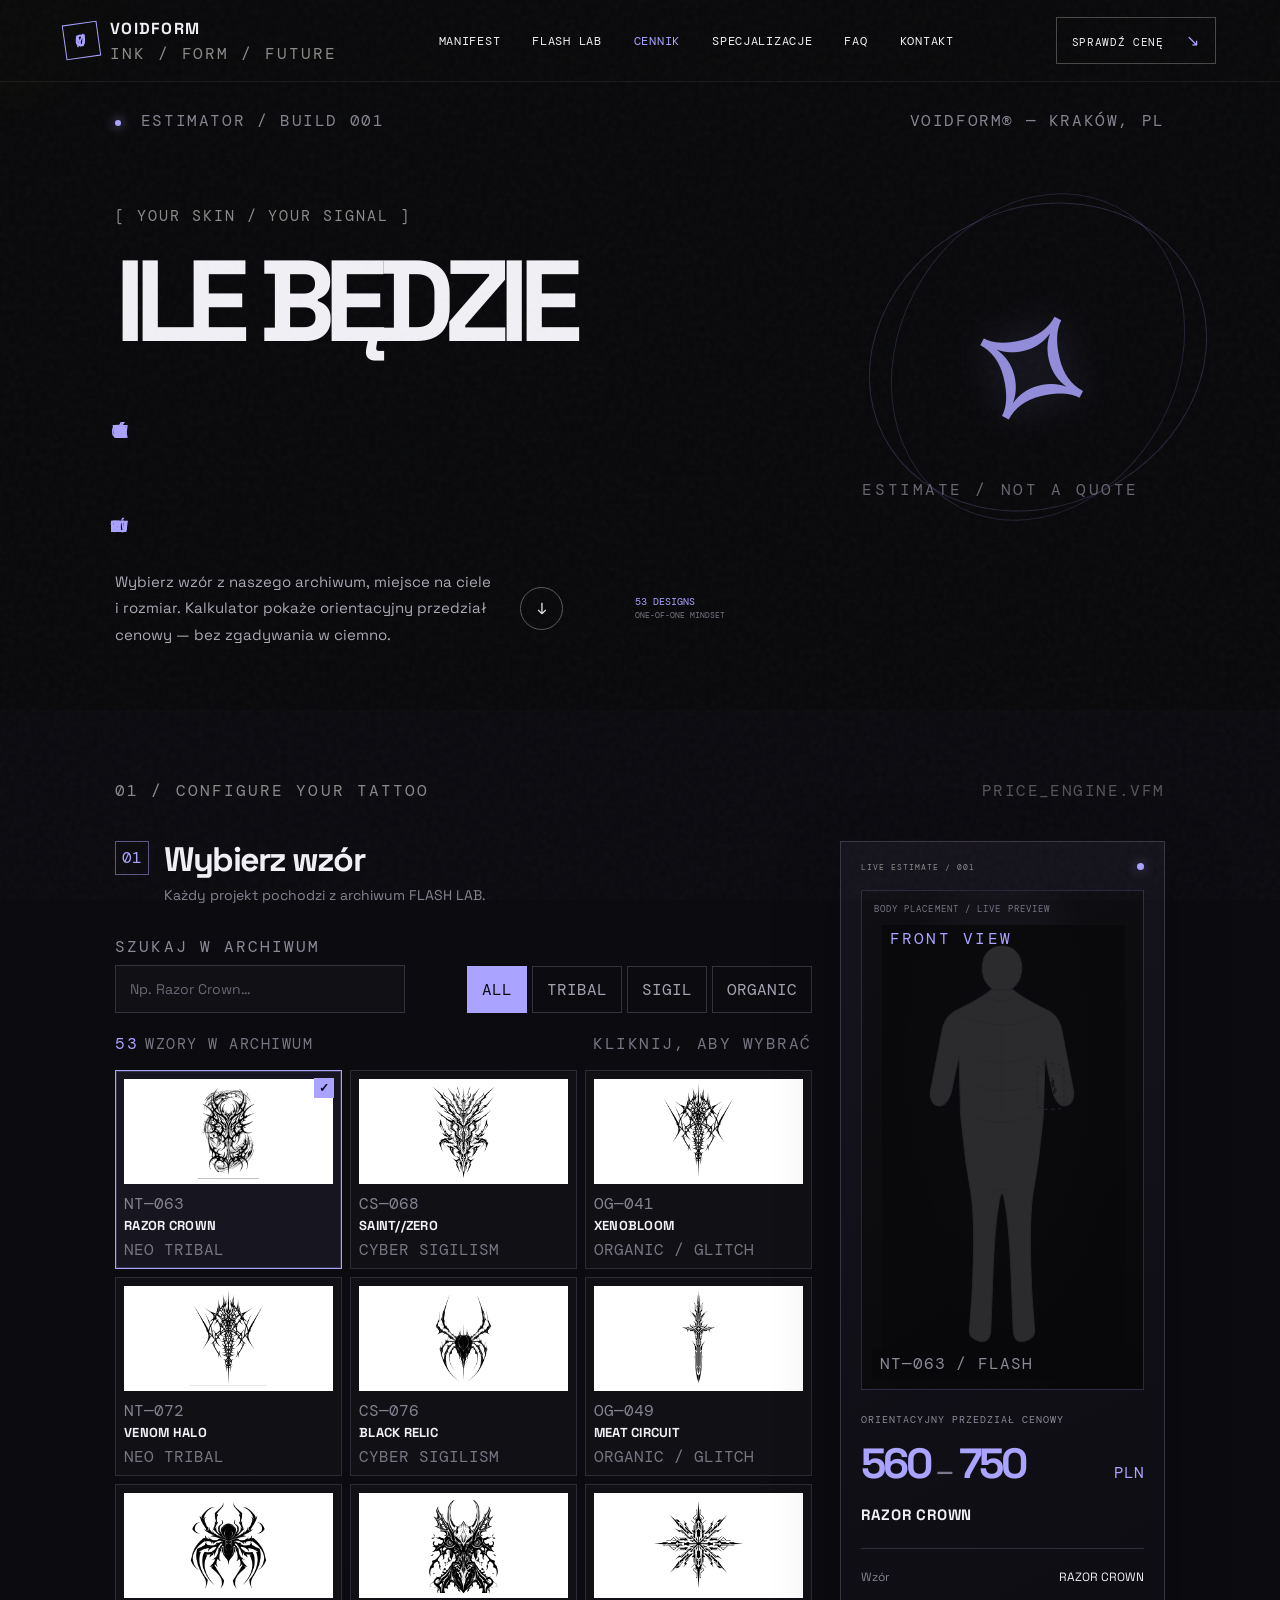
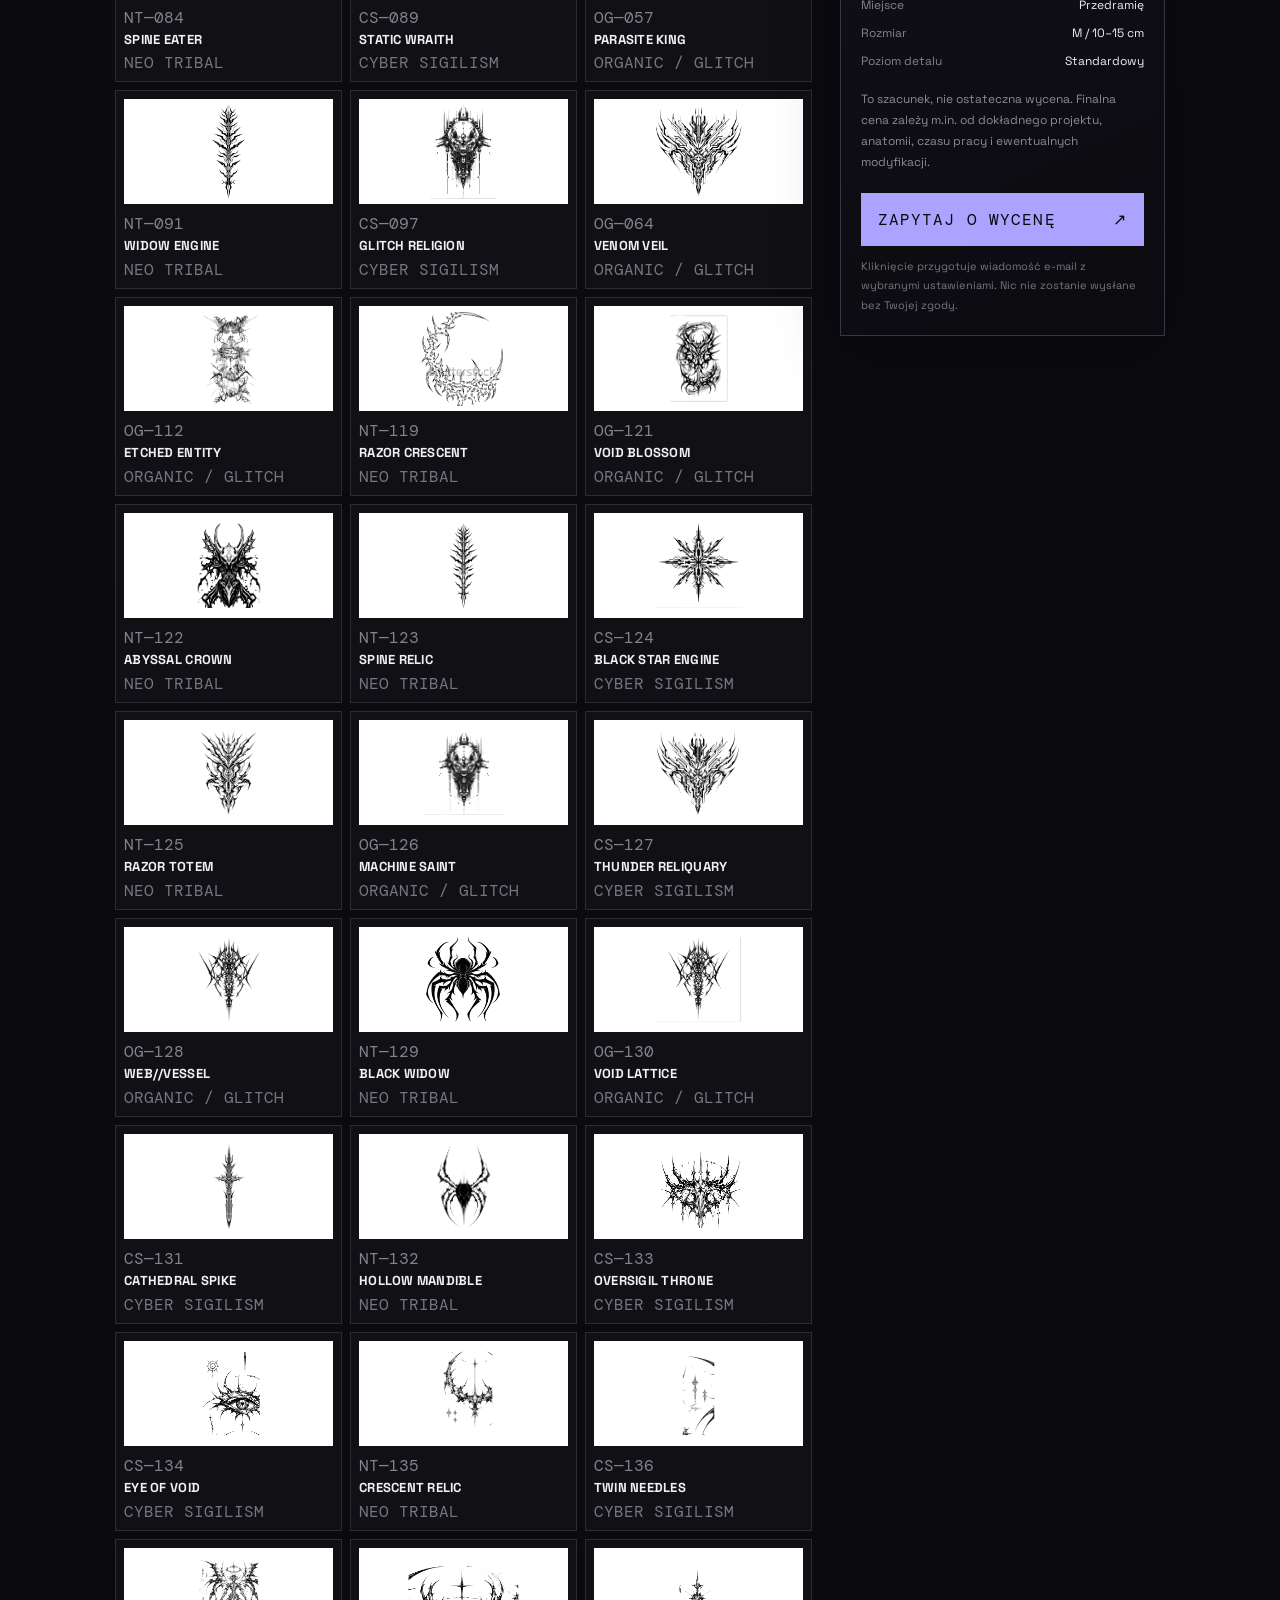
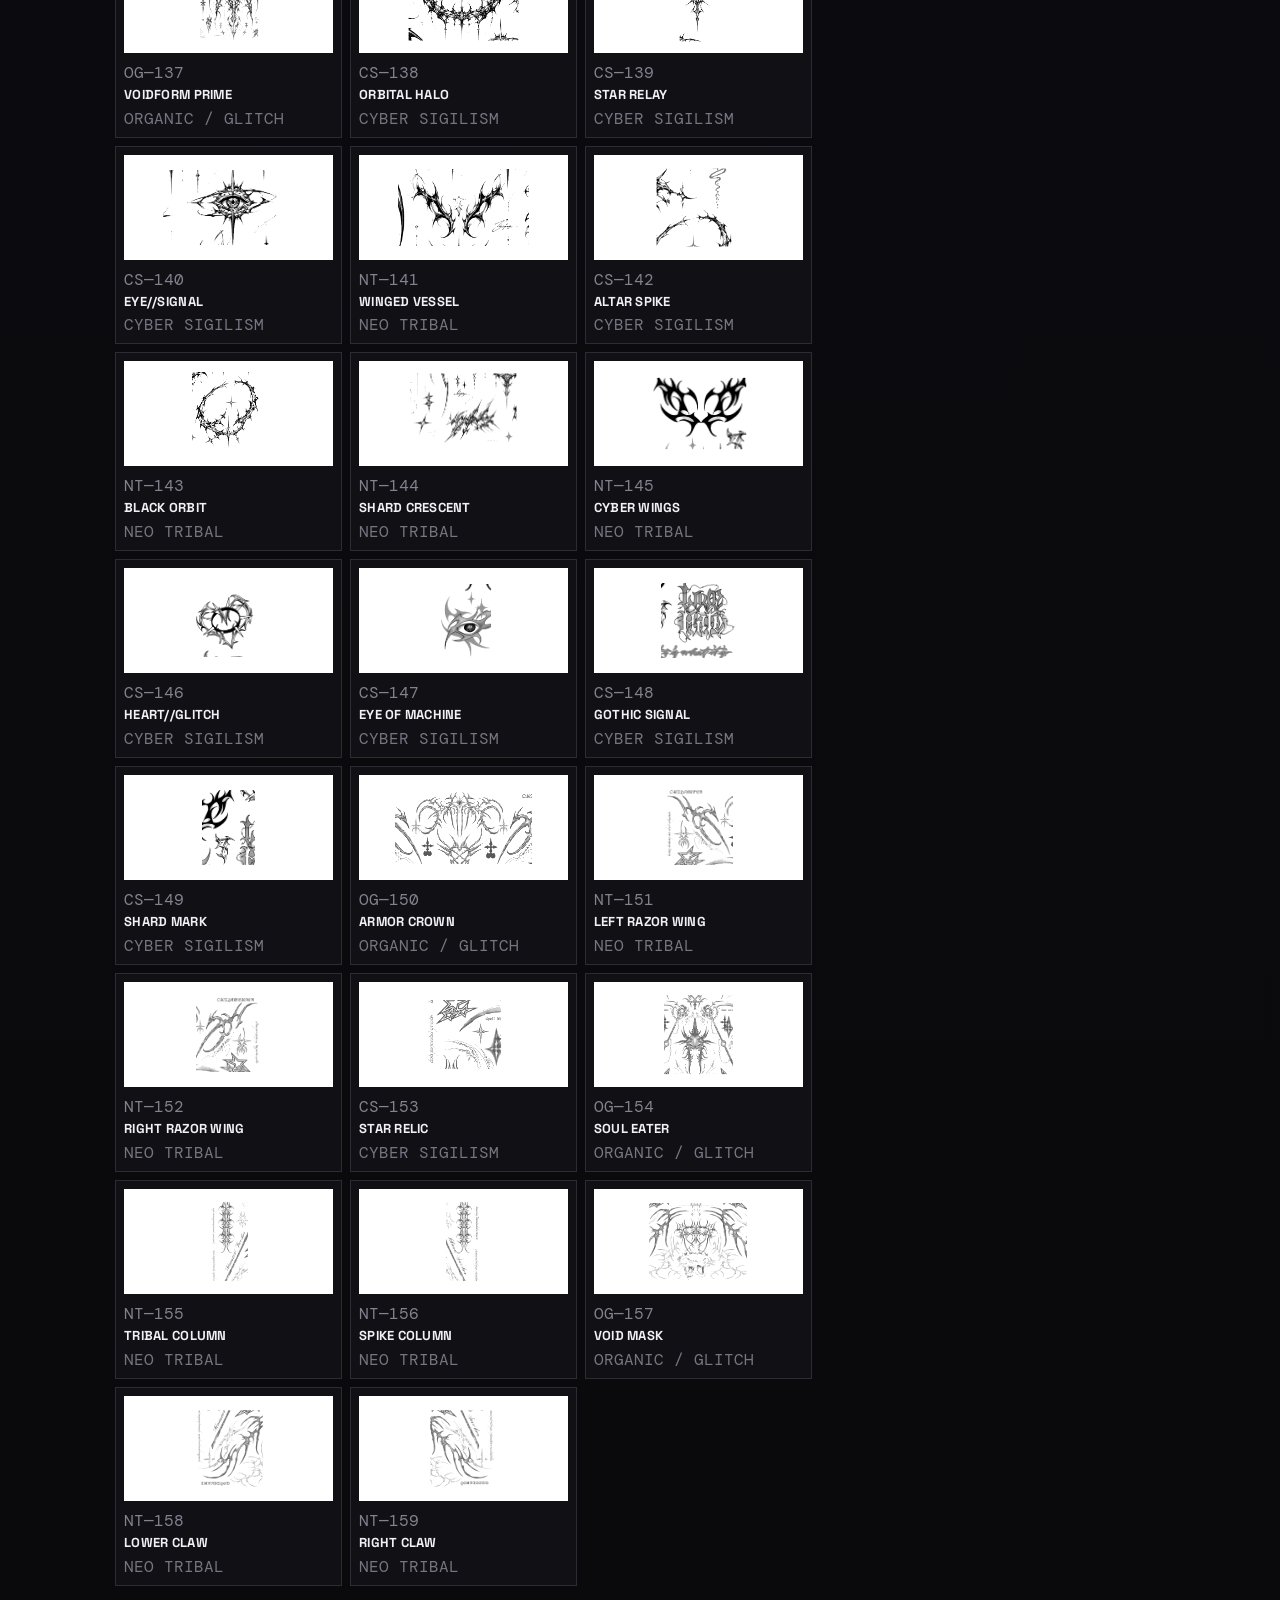
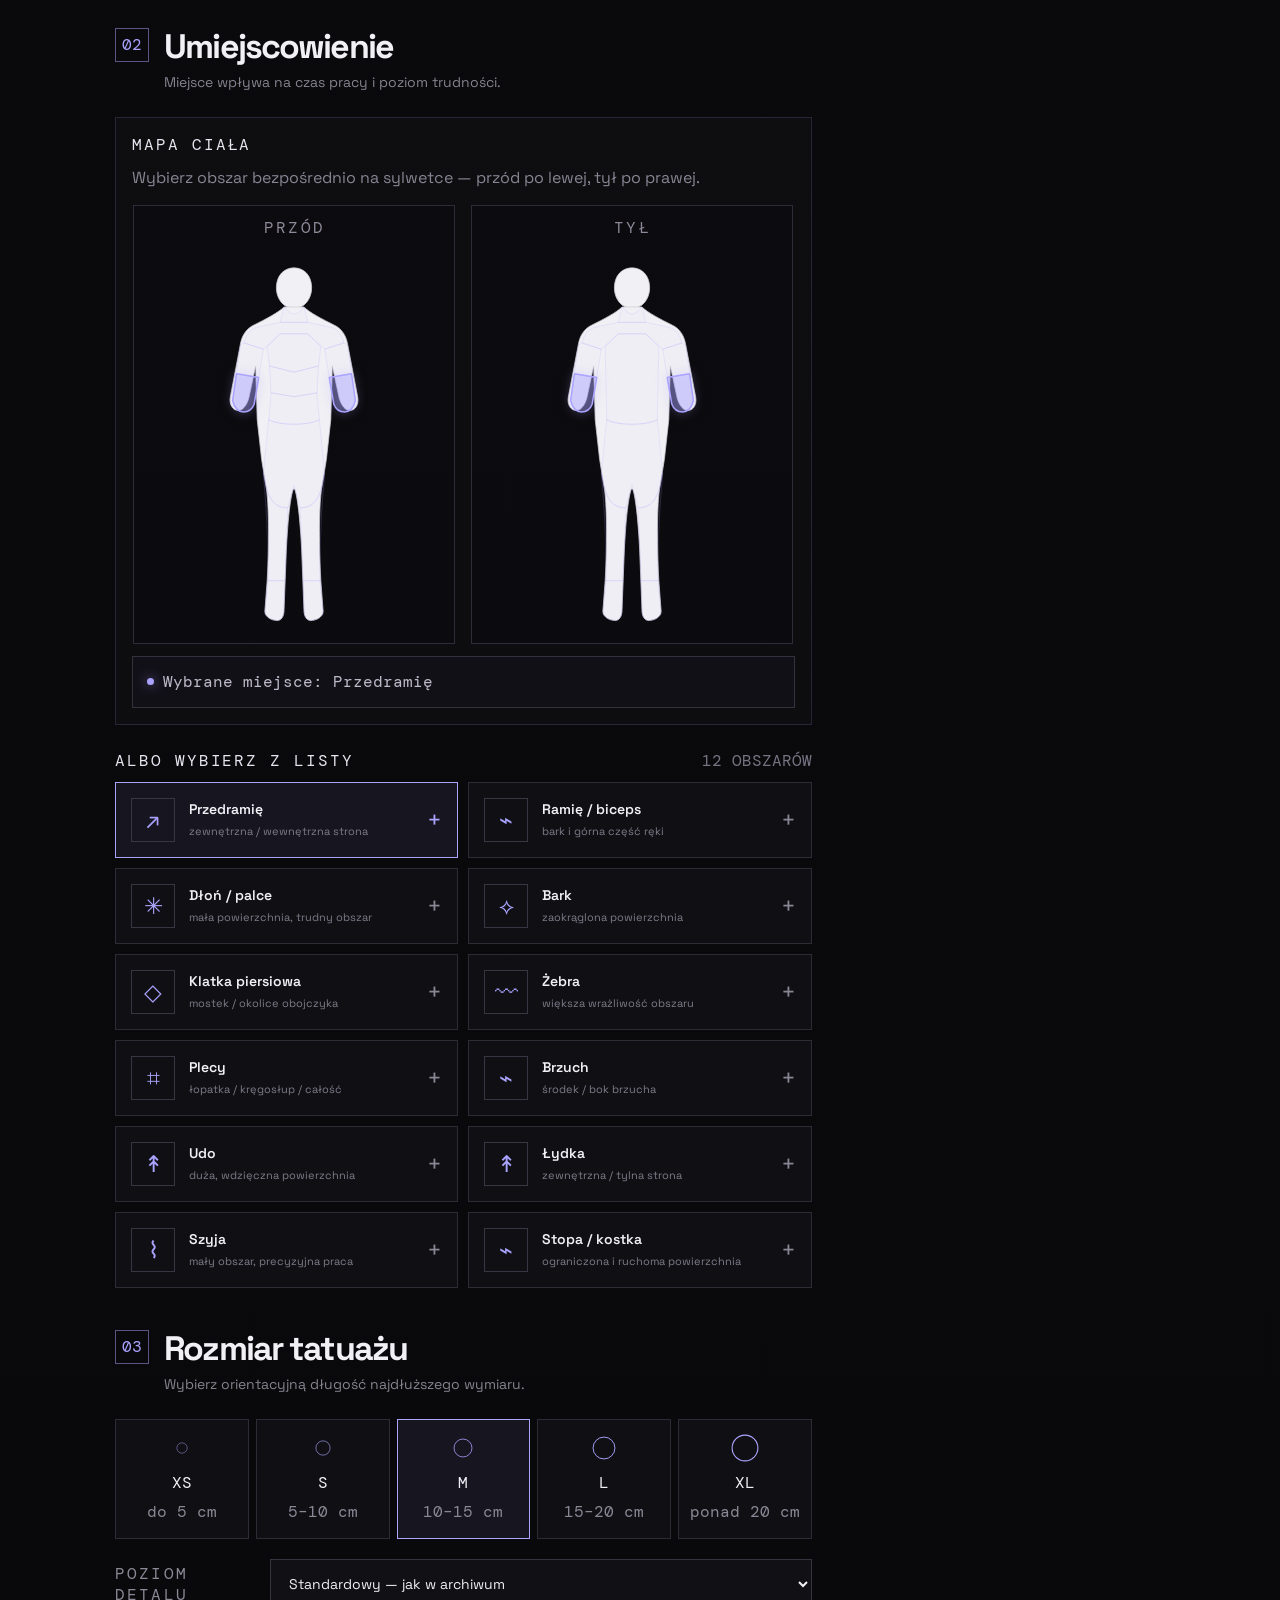
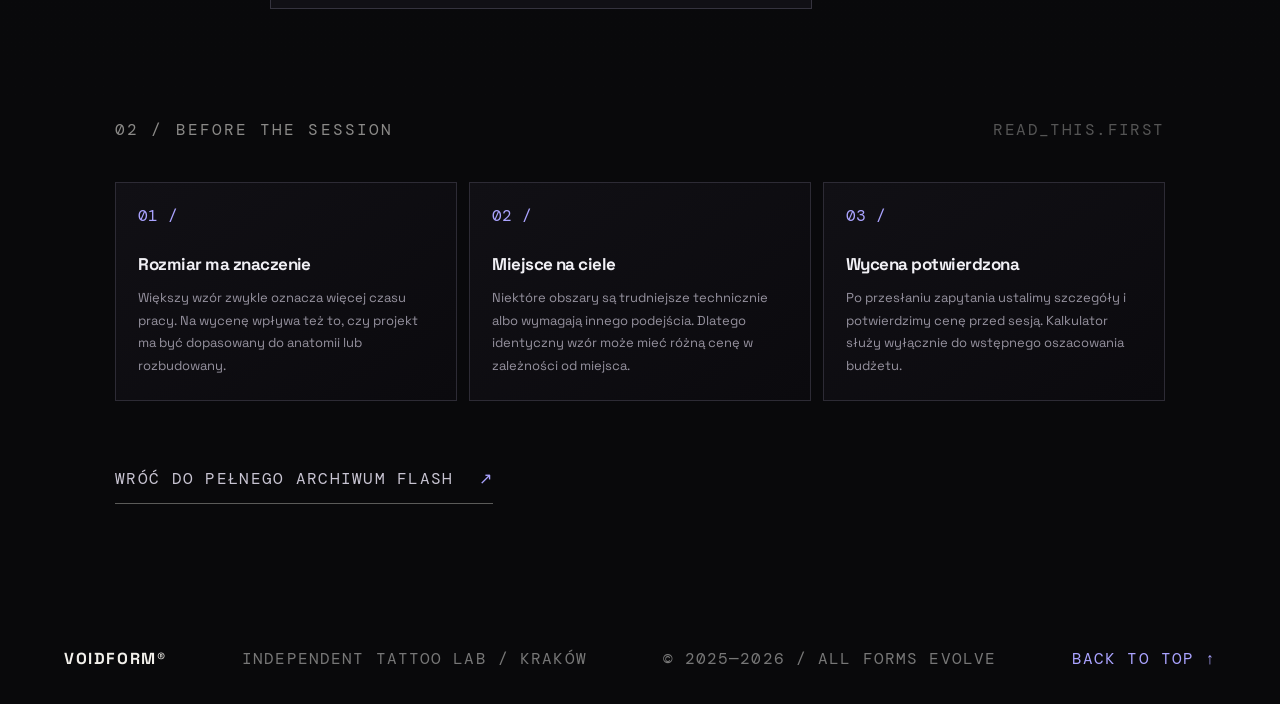
<file: cennik.html>
<!DOCTYPE html>
<html lang="pl">
<head>
  <meta charset="UTF-8"><meta name="viewport" content="width=device-width, initial-scale=1.0">
  <meta name="theme-color" content="#0a0a0b">
  <meta name="description" content="Interaktywny kalkulator orientacyjnej ceny tatuażu VOIDFORM. Wybierz wzór z archiwum, miejsce na ciele i rozmiar.">
  <title>Cennik tatuaży — VOIDFORM® / Kraków</title>
  <link rel="preconnect" href="https://fonts.googleapis.com"><link rel="preconnect" href="https://fonts.gstatic.com" crossorigin>
  <link href="https://fonts.googleapis.com/css2?family=DM+Mono:wght@400;500&family=Space+Grotesk:wght@400;500;600;700&display=swap" rel="stylesheet">
  <link rel="stylesheet" href="style.css"><link rel="stylesheet" href="cennik.css"><link rel="stylesheet" href="cennik-preview.css">
</head>
<body class="price-page">
  <div class="noise" aria-hidden="true"></div><div class="cursor-glow" aria-hidden="true"></div>
  <header class="site-header">
    <a class="wordmark" href="index.html" aria-label="VOIDFORM — strona główna"><span class="logo-mark">V<span>Ø</span></span><span>VOIDFORM<small>INK / FORM / FUTURE</small></span></a>
    <nav class="main-nav" aria-label="Główna nawigacja"><a href="index.html#manifest">Manifest</a><a href="index.html#flash">Flash lab</a><a href="cennik.html" aria-current="page">Cennik</a><a href="index.html#services">Specjalizacje</a><a href="index.html#faq">FAQ</a><a href="index.html#contact">Kontakt</a></nav>
    <a class="header-cta" href="#calculator">Sprawdź cenę <span>↘</span></a><button class="menu-toggle" aria-label="Otwórz menu" aria-expanded="false"><span></span><span></span></button>
  </header>
  <main>
    <section class="price-hero section-shell">
      <div class="price-topline"><span><i class="status-dot"></i> ESTIMATOR / BUILD 001</span><span>VOIDFORM® — KRAKÓW, PL</span></div>
      <p class="eyebrow">[ YOUR SKIN / YOUR SIGNAL ]</p>
      <h1>ILE BĘDZIE<br><span class="outline-text">KOSZTOWAĆ</span><br><span class="acid">TWÓJ ZNAK?</span></h1>
      <div class="price-hero-bottom"><p>Wybierz wzór z naszego archiwum, miejsce na ciele i rozmiar. Kalkulator pokaże orientacyjny przedział cenowy — bez zgadywania w ciemno.</p><a class="round-link" href="#calculator" aria-label="Przejdź do kalkulatora"><span>↓</span></a><span class="hero-index">53 DESIGNS<br><span>ONE-OF-ONE MINDSET</span></span></div>
      <div class="price-hero-art" aria-hidden="true"><div class="price-orbit"></div><div class="price-glyph">⟡</div><span>ESTIMATE / NOT A QUOTE</span></div>
    </section>
    <section class="calculator section-shell" id="calculator">
      <div class="section-heading"><span class="eyebrow">01 / CONFIGURE YOUR TATTOO</span><span class="tiny-code">PRICE_ENGINE.VFM</span></div>
      <div class="calculator-layout">
        <div class="config-panel">
          <div class="step-heading"><span class="step-number">01</span><div><h2>Wybierz wzór</h2><p>Każdy projekt pochodzi z archiwum FLASH LAB.</p></div></div>
          <div class="design-toolbar"><div class="design-search-wrap"><label for="design-search">SZUKAJ W ARCHIWUM</label><input id="design-search" type="search" placeholder="Np. Razor Crown…" autocomplete="off"></div><div class="design-filters" role="group" aria-label="Filtruj wzory"><button class="design-filter active" data-filter="all" type="button">ALL</button><button class="design-filter" data-filter="tribal" type="button">TRIBAL</button><button class="design-filter" data-filter="sigil" type="button">SIGIL</button><button class="design-filter" data-filter="organic" type="button">ORGANIC</button></div></div>
          <p class="selection-note"><span id="design-count">53</span> WZORY W ARCHIWUM <span class="selection-note-right">KLIKNIJ, ABY WYBRAĆ</span></p>
          <div class="design-grid" id="design-grid" aria-label="Dostępne wzory"></div>
          <div class="step-heading location-heading"><span class="step-number">02</span><div><h2>Umiejscowienie</h2><p>Miejsce wpływa na czas pracy i poziom trudności.</p></div></div>
          <div class="body-picker" aria-label="Wybierz miejsce na sylwetce">
            <div class="body-picker-head"><div><strong>MAPA CIAŁA</strong><small>Wybierz obszar bezpośrednio na sylwetce — przód po lewej, tył po prawej.</small></div></div>
            <div class="body-picker-stage">
              <div class="body-figure-pair">
                <div class="body-figure-card">
                  <span class="body-figure-label">PRZÓD</span>
                  <svg class="body-figure" id="body-figure-front" viewBox="0 0 300 500" role="group" aria-label="Przód sylwetki — wybierz miejsce tatuażu">
                    <g class="body-base" aria-hidden="true">
                      <path class="body-base-silhouette" d="M150 22 C163 22 173 32 173 48 C173 63 163 75 150 75 C137 75 127 63 127 48 C127 32 137 22 150 22Z"/>
                      <path class="body-base-silhouette" d="M137 73 C130 80 115 88 95 98 C88 102 82 110 80 122 L67 190 C65 200 70 208 77 208 C83 208 88 202 91 192 L100 150 L102 220 L107 265 C108 275 110 285 114 310 C117 330 118 375 115 430 L112 470 C112 478 122 482 128 482 C134 482 137 476 137 468 L140 390 C143 330 148 310 150 310 C152 310 157 330 160 390 L163 468 C163 476 166 482 172 482 C178 482 188 478 188 470 L185 430 C182 375 183 330 186 310 C190 285 192 275 193 265 L198 220 L200 150 L209 192 C212 202 217 208 223 208 C230 208 235 200 233 190 L220 122 C218 110 212 102 205 98 C185 88 170 80 163 73Z"/>
                    </g>
                    <g class="body-zones front-zones">
                      <path class="body-zone" data-location="neck" d="M137 73 C142 78 145 82 150 82 C155 82 158 78 163 73 L168 93 L132 93Z" tabindex="0" role="button" aria-label="Szyja"/>
                      <path class="body-zone" data-location="shoulder" d="M132 93 L168 93 L200 100 C208 103 213 110 215 120 L190 128 L168 108 L132 108 L110 128 L85 120 C87 110 92 103 100 100Z" tabindex="0" role="button" aria-label="Bark"/>
                      <path class="body-zone" data-location="upperarm" d="M85 120 L110 128 L104 165 L75 160 L80 122Z M215 120 L190 128 L196 165 L225 160 L220 122Z" tabindex="0" role="button" aria-label="Ramię / biceps"/>
                      <path class="body-zone" data-location="forearm" d="M75 160 L104 165 L98 200 C95 208 90 210 84 210 C78 210 72 205 70 195Z M225 160 L196 165 L202 200 C205 208 210 210 216 210 C222 210 228 205 230 195Z" tabindex="0" role="button" aria-label="Przedramię"/>
                      <path class="body-zone" data-location="chest" d="M132 108 L168 108 L185 125 L182 150 L150 158 L118 150 L115 125Z" tabindex="0" role="button" aria-label="Klatka piersiowa"/>
                      <path class="body-zone" data-location="ribs" d="M118 150 L150 158 L182 150 L180 185 L150 190 L120 185Z" tabindex="0" role="button" aria-label="Żebra"/>
                      <path class="body-zone" data-location="stomach" d="M120 185 L150 190 L180 185 L183 220 C170 228 130 228 117 220Z" tabindex="0" role="button" aria-label="Brzuch"/>
                      <path class="body-zone" data-location="thigh" d="M117 220 C130 228 170 228 183 220 L190 290 C185 320 178 335 158 335 L150 305 L142 335 C122 335 115 320 110 290Z" tabindex="0" role="button" aria-label="Udo"/>
                      <path class="body-zone" data-location="calf" d="M110 290 C115 320 122 335 142 335 L138 430 L116 430 C117 380 113 325 110 290Z M190 290 C185 320 178 335 158 335 L162 430 L184 430 C183 380 187 325 190 290Z" tabindex="0" role="button" aria-label="Łydka"/>
                      <path class="body-zone" data-location="ankle" d="M116 430 L138 430 L137 468 C137 476 134 482 128 482 C122 482 112 478 112 470Z M184 430 L162 430 L163 468 C163 476 166 482 172 482 C178 482 188 478 188 470Z" tabindex="0" role="button" aria-label="Stopa / kostka"/>
                    </g>
                  </svg>
                </div>
                <div class="body-figure-card">
                  <span class="body-figure-label">TYŁ</span>
                  <svg class="body-figure" id="body-figure-back" viewBox="0 0 300 500" role="group" aria-label="Tył sylwetki — wybierz miejsce tatuażu">
                    <g class="body-base" aria-hidden="true">
                      <path class="body-base-silhouette" d="M150 22 C163 22 173 32 173 48 C173 63 163 75 150 75 C137 75 127 63 127 48 C127 32 137 22 150 22Z"/>
                      <path class="body-base-silhouette" d="M137 73 C130 80 115 88 95 98 C88 102 82 110 80 122 L67 190 C65 200 70 208 77 208 C83 208 88 202 91 192 L100 150 L102 220 L107 265 C108 275 110 285 114 310 C117 330 118 375 115 430 L112 470 C112 478 122 482 128 482 C134 482 137 476 137 468 L140 390 C143 330 148 310 150 310 C152 310 157 330 160 390 L163 468 C163 476 166 482 172 482 C178 482 188 478 188 470 L185 430 C182 375 183 330 186 310 C190 285 192 275 193 265 L198 220 L200 150 L209 192 C212 202 217 208 223 208 C230 208 235 200 233 190 L220 122 C218 110 212 102 205 98 C185 88 170 80 163 73Z"/>
                    </g>
                    <g class="body-zones back-zones">
                      <path class="body-zone" data-location="neck" d="M137 73 C142 78 145 82 150 82 C155 82 158 78 163 73 L168 93 L132 93Z" tabindex="0" role="button" aria-label="Szyja"/>
                      <path class="body-zone" data-location="shoulder" d="M132 93 L168 93 L200 100 C208 103 213 110 215 120 L190 128 L168 108 L132 108 L110 128 L85 120 C87 110 92 103 100 100Z" tabindex="0" role="button" aria-label="Bark"/>
                      <path class="body-zone" data-location="upperarm" d="M85 120 L110 128 L104 165 L75 160 L80 122Z M215 120 L190 128 L196 165 L225 160 L220 122Z" tabindex="0" role="button" aria-label="Ramię / triceps"/>
                      <path class="body-zone" data-location="forearm" d="M75 160 L104 165 L98 200 C95 208 90 210 84 210 C78 210 72 205 70 195Z M225 160 L196 165 L202 200 C205 208 210 210 216 210 C222 210 228 205 230 195Z" tabindex="0" role="button" aria-label="Przedramię"/>
                      <path class="body-zone" data-location="back" d="M132 108 L168 108 L185 125 L183 220 C170 228 130 228 117 220 L115 125Z" tabindex="0" role="button" aria-label="Plecy"/>
                      <path class="body-zone" data-location="thigh" d="M117 220 C130 228 170 228 183 220 L190 290 C185 320 178 335 158 335 L150 305 L142 335 C122 335 115 320 110 290Z" tabindex="0" role="button" aria-label="Udo / Pośladki"/>
                      <path class="body-zone" data-location="calf" d="M110 290 C115 320 122 335 142 335 L138 430 L116 430 C117 380 113 325 110 290Z M190 290 C185 320 178 335 158 335 L162 430 L184 430 C183 380 187 325 190 290Z" tabindex="0" role="button" aria-label="Łydka"/>
                      <path class="body-zone" data-location="ankle" d="M116 430 L138 430 L137 468 C137 476 134 482 128 482 C122 482 112 478 112 470Z M184 430 L162 430 L163 468 C163 476 166 482 172 482 C178 482 188 478 188 470Z" tabindex="0" role="button" aria-label="Stopa / pięta"/>
                    </g>
                  </svg>
                </div>
              </div>
              <div class="body-selection-info"><span class="body-selection-dot"></span><span id="body-selection-label">Wybrane miejsce: Brak</span></div>
            </div>
          </div>
          <div class="location-list-heading"><strong>ALBO WYBIERZ Z LISTY</strong><span>12 OBSZARÓW</span></div>
          <div class="location-grid" id="location-grid">
            <button class="location-option" type="button" data-location="forearm" data-label="Przedramię" data-mult="1"><span class="location-symbol">↗</span><span><strong>Przedramię</strong><small>zewnętrzna / wewnętrzna strona</small></span><span class="location-check">+</span></button>
            <button class="location-option" type="button" data-location="upperarm" data-label="Ramię / biceps" data-mult="1.02"><span class="location-symbol">⌁</span><span><strong>Ramię / biceps</strong><small>bark i górna część ręki</small></span><span class="location-check">+</span></button>
            <button class="location-option" type="button" data-location="hand" data-label="Dłoń / palce" data-mult="1.18"><span class="location-symbol">✳</span><span><strong>Dłoń / palce</strong><small>mała powierzchnia, trudny obszar</small></span><span class="location-check">+</span></button>
            <button class="location-option" type="button" data-location="shoulder" data-label="Bark" data-mult="1.05"><span class="location-symbol">⟡</span><span><strong>Bark</strong><small>zaokrąglona powierzchnia</small></span><span class="location-check">+</span></button>
            <button class="location-option" type="button" data-location="chest" data-label="Klatka piersiowa" data-mult="1.12"><span class="location-symbol">◇</span><span><strong>Klatka piersiowa</strong><small>mostek / okolice obojczyka</small></span><span class="location-check">+</span></button>
            <button class="location-option" type="button" data-location="ribs" data-label="Żebra" data-mult="1.2"><span class="location-symbol">〰</span><span><strong>Żebra</strong><small>większa wrażliwość obszaru</small></span><span class="location-check">+</span></button>
            <button class="location-option" type="button" data-location="back" data-label="Plecy" data-mult="1.1"><span class="location-symbol">⌗</span><span><strong>Plecy</strong><small>łopatka / kręgosłup / całość</small></span><span class="location-check">+</span></button>
            <button class="location-option" type="button" data-location="stomach" data-label="Brzuch" data-mult="1.12"><span class="location-symbol">⌁</span><span><strong>Brzuch</strong><small>środek / bok brzucha</small></span><span class="location-check">+</span></button>
            <button class="location-option" type="button" data-location="thigh" data-label="Udo" data-mult="1.02"><span class="location-symbol">↟</span><span><strong>Udo</strong><small>duża, wdzięczna powierzchnia</small></span><span class="location-check">+</span></button>
            <button class="location-option" type="button" data-location="calf" data-label="Łydka" data-mult="1.02"><span class="location-symbol">↟</span><span><strong>Łydka</strong><small>zewnętrzna / tylna strona</small></span><span class="location-check">+</span></button>
            <button class="location-option" type="button" data-location="neck" data-label="Szyja" data-mult="1.2"><span class="location-symbol">⌇</span><span><strong>Szyja</strong><small>mały obszar, precyzyjna praca</small></span><span class="location-check">+</span></button>
            <button class="location-option" type="button" data-location="ankle" data-label="Stopa / kostka" data-mult="1.15"><span class="location-symbol">⌁</span><span><strong>Stopa / kostka</strong><small>ograniczona i ruchoma powierzchnia</small></span><span class="location-check">+</span></button>
          </div>
          <div class="step-heading size-heading"><span class="step-number">03</span><div><h2>Rozmiar tatuażu</h2><p>Wybierz orientacyjną długość najdłuższego wymiaru.</p></div></div>
          <div class="size-grid" role="group" aria-label="Rozmiar tatuażu">
            <button type="button" class="size-option" data-size="xs" data-label="XS / do 5 cm" data-base="300"><span class="size-mark size-xs"></span><strong>XS</strong><small>do 5 cm</small></button>
            <button type="button" class="size-option" data-size="s" data-label="S / 5–10 cm" data-base="450"><span class="size-mark size-s"></span><strong>S</strong><small>5–10 cm</small></button>
            <button type="button" class="size-option active" data-size="m" data-label="M / 10–15 cm" data-base="650"><span class="size-mark size-m"></span><strong>M</strong><small>10–15 cm</small></button>
            <button type="button" class="size-option" data-size="l" data-label="L / 15–20 cm" data-base="900"><span class="size-mark size-l"></span><strong>L</strong><small>15–20 cm</small></button>
            <button type="button" class="size-option" data-size="xl" data-label="XL / ponad 20 cm" data-base="1250"><span class="size-mark size-xl"></span><strong>XL</strong><small>ponad 20 cm</small></button>
          </div>
          <div class="detail-row"><label for="detail-level">POZIOM DETALU</label><select id="detail-level"><option value="0.9">Prosty — mniej detali</option><option value="1" selected>Standardowy — jak w archiwum</option><option value="1.22">Wysoki — dużo drobnych detali</option></select></div>
        </div>
        <aside class="estimate-panel" aria-live="polite">
          <div class="estimate-top"><span class="eyebrow">LIVE ESTIMATE / 001</span><span class="estimate-pulse"></span></div>
          <div class="estimate-preview estimate-preview-body">
            <div class="preview-body-wrap" id="preview-body-wrap" data-facing="front">
              <span class="preview-facing-label" id="preview-facing-label">FRONT VIEW</span>
              <svg class="preview-body-svg" id="preview-body-svg" viewBox="0 0 300 500" role="img" aria-label="Podgląd tatuażu na sylwetce">
                <defs>
                  <clipPath id="preview-body-clip">
                    <path d="M150 22 C163 22 173 32 173 48 C173 63 163 75 150 75 C137 75 127 63 127 48 C127 32 137 22 150 22Z"/>
                    <path d="M137 73 C130 80 115 88 95 98 C88 102 82 110 80 122 L67 190 C65 200 70 208 77 208 C83 208 88 202 91 192 L100 150 L102 220 L107 265 C108 275 110 285 114 310 C117 330 118 375 115 430 L112 470 C112 478 122 482 128 482 C134 482 137 476 137 468 L140 390 C143 330 148 310 150 310 C152 310 157 330 160 390 L163 468 C163 476 166 482 172 482 C178 482 188 478 188 470 L185 430 C182 375 183 330 186 310 C190 285 192 275 193 265 L198 220 L200 150 L209 192 C212 202 217 208 223 208 C230 208 235 200 233 190 L220 122 C218 110 212 102 205 98 C185 88 170 80 163 73Z"/>
                  </clipPath>
                </defs>
                <g class="preview-silhouette">
                  <path d="M150 22 C163 22 173 32 173 48 C173 63 163 75 150 75 C137 75 127 63 127 48 C127 32 137 22 150 22Z"/>
                  <path d="M137 73 C130 80 115 88 95 98 C88 102 82 110 80 122 L67 190 C65 200 70 208 77 208 C83 208 88 202 91 192 L100 150 L102 220 L107 265 C108 275 110 285 114 310 C117 330 118 375 115 430 L112 470 C112 478 122 482 128 482 C134 482 137 476 137 468 L140 390 C143 330 148 310 150 310 C152 310 157 330 160 390 L163 468 C163 476 166 482 172 482 C178 482 188 478 188 470 L185 430 C182 375 183 330 186 310 C190 285 192 275 193 265 L198 220 L200 150 L209 192 C212 202 217 208 223 208 C230 208 235 200 233 190 L220 122 C218 110 212 102 205 98 C185 88 170 80 163 73Z"/>
                </g>
                <g class="preview-body-lines" id="preview-body-lines">
                  <path d="M137 82 Q150 91 163 82 M105 103 Q150 125 195 103 M118 151 Q150 165 182 151 M120 185 Q150 196 180 185 M150 108 L150 220 M117 220 Q150 234 183 220 M140 310 Q150 300 160 310"/>
                </g>
                <g clip-path="url(#preview-body-clip)">
                  <image id="preview-tattoo" href="assets/razor-crown.png" x="115" y="115" width="70" height="70" preserveAspectRatio="xMidYMid meet" class="preview-tattoo"/>
                </g>
                <rect class="preview-placement-ring" id="preview-placement-ring" x="114" y="112" width="72" height="54" rx="8"/>
              </svg>
            </div>
            <span id="selected-code">NT—063 / FLASH</span>
          </div>
          <p class="estimate-label">ORIENTACYJNY PRZEDZIAŁ CENOWY</p>
          <div class="estimate-price"><span id="price-low">650</span><span class="price-dash">—</span><span id="price-high">850</span><small>PLN</small></div>
          <p class="estimate-design" id="selected-name">RAZOR CROWN</p>
          <div class="estimate-divider"></div>
          <dl class="estimate-breakdown"><div><dt>Wzór</dt><dd id="summary-design">RAZOR CROWN</dd></div><div><dt>Miejsce</dt><dd id="summary-location">Przedramię</dd></div><div><dt>Rozmiar</dt><dd id="summary-size">M / 10–15 cm</dd></div><div><dt>Poziom detalu</dt><dd id="summary-detail">Standardowy</dd></div></dl>
          <p class="estimate-disclaimer">To szacunek, nie ostateczna wycena. Finalna cena zależy m.in. od dokładnego projektu, anatomii, czasu pracy i ewentualnych modyfikacji.</p>
          <button type="button" class="estimate-cta" id="ask-quote">ZAPYTAJ O WYCENĘ <span>↗</span></button>
          <p class="estimate-footnote">Kliknięcie przygotuje wiadomość e-mail z wybranymi ustawieniami. Nic nie zostanie wysłane bez Twojej zgody.</p>
        </aside>
      </div>
    </section>
    <section class="price-info section-shell"><div class="section-heading"><span class="eyebrow">02 / BEFORE THE SESSION</span><span class="tiny-code">READ_THIS.FIRST</span></div><div class="price-info-grid"><article><span>01 /</span><h3>Rozmiar ma znaczenie</h3><p>Większy wzór zwykle oznacza więcej czasu pracy. Na wycenę wpływa też to, czy projekt ma być dopasowany do anatomii lub rozbudowany.</p></article><article><span>02 /</span><h3>Miejsce na ciele</h3><p>Niektóre obszary są trudniejsze technicznie albo wymagają innego podejścia. Dlatego identyczny wzór może mieć różną cenę w zależności od miejsca.</p></article><article><span>03 /</span><h3>Wycena potwierdzona</h3><p>Po przesłaniu zapytania ustalimy szczegóły i potwierdzimy cenę przed sesją. Kalkulator służy wyłącznie do wstępnego oszacowania budżetu.</p></article></div><a href="index.html#flash" class="text-link">WRÓĆ DO PEŁNEGO ARCHIWUM FLASH <span>↗</span></a></section>
  </main>
  <footer class="site-footer"><a class="footer-logo" href="index.html">VOIDFORM®</a><span>INDEPENDENT TATTOO LAB / KRAKÓW</span><span>© 2025—2026 / ALL FORMS EVOLVE</span><a href="#top">BACK TO TOP ↑</a></footer>
  <script>window.VOIDFORM_DESIGNS = [{"name":"RAZOR CROWN","type":"tribal","code":"NT—063","image":"assets/razor-crown.png"},{"name":"SAINT//ZERO","type":"sigil","code":"CS—068","image":"assets/saint-zero.png"},{"name":"XENOBLOOM","type":"organic","code":"OG—041","image":"assets/xenobloom.png"},{"name":"VENOM HALO","type":"tribal","code":"NT—072","image":"assets/venom-halo.png"},{"name":"BLACK RELIC","type":"sigil","code":"CS—076","image":"assets/black-relic.png"},{"name":"MEAT CIRCUIT","type":"organic","code":"OG—049","image":"assets/meat-circuit.png"},{"name":"SPINE EATER","type":"tribal","code":"NT—084","image":"assets/spine-eater.png"},{"name":"STATIC WRAITH","type":"sigil","code":"CS—089","image":"assets/static-wraith.png"},{"name":"PARASITE KING","type":"organic","code":"OG—057","image":"assets/parasite-king.png"},{"name":"WIDOW ENGINE","type":"tribal","code":"NT—091","image":"assets/widow-engine.png"},{"name":"GLITCH RELIGION","type":"sigil","code":"CS—097","image":"assets/glitch-religion.png"},{"name":"VENOM VEIL","type":"organic","code":"OG—064","image":"assets/venom-veil.png"},{"name":"ETCHED ENTITY","type":"organic","code":"OG—112","image":"assets/ref-etched-entity.png"},{"name":"RAZOR CRESCENT","type":"tribal","code":"NT—119","image":"assets/ref-razor-crescent.png"},{"name":"VOID BLOSSOM","type":"organic","code":"OG—121","image":"assets/flash-014120.png"},{"name":"ABYSSAL CROWN","type":"tribal","code":"NT—122","image":"assets/flash-014053.png"},{"name":"SPINE RELIC","type":"tribal","code":"NT—123","image":"assets/flash-014105.png"},{"name":"BLACK STAR ENGINE","type":"sigil","code":"CS—124","image":"assets/flash-014058.png"},{"name":"RAZOR TOTEM","type":"tribal","code":"NT—125","image":"assets/flash-014124.png"},{"name":"MACHINE SAINT","type":"organic","code":"OG—126","image":"assets/flash-014110.png"},{"name":"THUNDER RELIQUARY","type":"sigil","code":"CS—127","image":"assets/flash-014115.png"},{"name":"WEB//VESSEL","type":"organic","code":"OG—128","image":"assets/flash-014128.png"},{"name":"BLACK WIDOW","type":"tribal","code":"NT—129","image":"assets/flash-014047.png"},{"name":"VOID LATTICE","type":"organic","code":"OG—130","image":"assets/flash-014133.png"},{"name":"CATHEDRAL SPIKE","type":"sigil","code":"CS—131","image":"assets/flash-014043.png"},{"name":"HOLLOW MANDIBLE","type":"tribal","code":"NT—132","image":"assets/flash-014039.png"},{"name":"OVERSIGIL THRONE","type":"sigil","code":"CS—133","image":"assets/flash-133.png"},{"name":"EYE OF VOID","type":"sigil","code":"CS—134","image":"assets/flash-134.png"},{"name":"CRESCENT RELIC","type":"tribal","code":"NT—135","image":"assets/flash-135.png"},{"name":"TWIN NEEDLES","type":"sigil","code":"CS—136","image":"assets/flash-136.png"},{"name":"VOIDFORM PRIME","type":"organic","code":"OG—137","image":"assets/flash-137.png"},{"name":"ORBITAL HALO","type":"sigil","code":"CS—138","image":"assets/flash-138.png"},{"name":"STAR RELAY","type":"sigil","code":"CS—139","image":"assets/flash-139.png"},{"name":"EYE//SIGNAL","type":"sigil","code":"CS—140","image":"assets/flash-140.png"},{"name":"WINGED VESSEL","type":"tribal","code":"NT—141","image":"assets/flash-141.png"},{"name":"ALTAR SPIKE","type":"sigil","code":"CS—142","image":"assets/flash-142.png"},{"name":"BLACK ORBIT","type":"tribal","code":"NT—143","image":"assets/flash-143.png"},{"name":"SHARD CRESCENT","type":"tribal","code":"NT—144","image":"assets/flash-144.png"},{"name":"CYBER WINGS","type":"tribal","code":"NT—145","image":"assets/flash-145.png"},{"name":"HEART//GLITCH","type":"sigil","code":"CS—146","image":"assets/flash-146.png"},{"name":"EYE OF MACHINE","type":"sigil","code":"CS—147","image":"assets/flash-147.png"},{"name":"GOTHIC SIGNAL","type":"sigil","code":"CS—148","image":"assets/flash-148.png"},{"name":"SHARD MARK","type":"sigil","code":"CS—149","image":"assets/flash-149.png"},{"name":"ARMOR CROWN","type":"organic","code":"OG—150","image":"assets/flash-150.png"},{"name":"LEFT RAZOR WING","type":"tribal","code":"NT—151","image":"assets/flash-151.png"},{"name":"RIGHT RAZOR WING","type":"tribal","code":"NT—152","image":"assets/flash-152.png"},{"name":"STAR RELIC","type":"sigil","code":"CS—153","image":"assets/flash-153.png"},{"name":"SOUL EATER","type":"organic","code":"OG—154","image":"assets/flash-154.png"},{"name":"TRIBAL COLUMN","type":"tribal","code":"NT—155","image":"assets/flash-155.png"},{"name":"SPIKE COLUMN","type":"tribal","code":"NT—156","image":"assets/flash-156.png"},{"name":"VOID MASK","type":"organic","code":"OG—157","image":"assets/flash-157.png"},{"name":"LOWER CLAW","type":"tribal","code":"NT—158","image":"assets/flash-158.png"},{"name":"RIGHT CLAW","type":"tribal","code":"NT—159","image":"assets/flash-159.png"}];</script>
  <script src="cennik.js"></script>
</body>
</html>
</file>
<file: style.css>
:root{--bg:#0a0a0b;--panel:#111113;--ink:#f2f0eb;--muted:#8b8a88;--line:#303033;--acid:#d5ff00;--font:'Space Grotesk',sans-serif;--mono:'DM Mono',monospace}
*{box-sizing:border-box}html{scroll-behavior:smooth;scroll-padding-top:90px}body{margin:0;background:var(--bg);color:var(--ink);font-family:var(--font);overflow-x:hidden}::selection{background:var(--acid);color:#080808}a{color:inherit;text-decoration:none}button{font:inherit;color:inherit}.noise{position:fixed;inset:0;z-index:30;pointer-events:none;opacity:.045;background-image:url("data:image/svg+xml,%3Csvg viewBox='0 0 180 180' xmlns='http://www.w3.org/2000/svg'%3E%3Cfilter id='n'%3E%3CfeTurbulence type='fractalNoise' baseFrequency='.9' numOctaves='3' stitchTiles='stitch'/%3E%3C/filter%3E%3Crect width='100%25' height='100%25' filter='url(%23n)' opacity='.7'/%3E%3C/svg%3E")}.cursor-glow{position:fixed;z-index:1;pointer-events:none;width:260px;height:260px;border-radius:50%;background:radial-gradient(circle,rgba(213,255,0,.055),transparent 68%);transform:translate(-50%,-50%)}.site-header{height:82px;padding:0 5vw;display:flex;align-items:center;justify-content:space-between;border-bottom:1px solid #ffffff14;position:sticky;top:0;background:#0a0a0be8;backdrop-filter:blur(16px);z-index:20}.wordmark{display:flex;align-items:center;gap:11px;font-weight:700;letter-spacing:.08em;font-size:15px}.wordmark small{display:block;color:var(--muted);font:9px var(--mono);letter-spacing:.12em;margin-top:4px}.logo-mark{display:grid;place-items:center;width:35px;height:35px;border:1px solid var(--acid);color:var(--acid);font-size:20px;transform:rotate(-8deg)}.logo-mark span{position:absolute;font-size:12px;transform:rotate(8deg)}.main-nav{display:flex;gap:32px}.main-nav a,.header-cta{font:11px var(--mono);text-transform:uppercase;letter-spacing:.06em;transition:color .2s}.main-nav a:hover{color:var(--acid)}.header-cta{padding:12px 15px;border:1px solid #484849}.header-cta span{color:var(--acid);margin-left:15px}.menu-toggle{display:none;background:none;border:0}.section-shell{padding-left:9vw;padding-right:9vw;position:relative}.hero{min-height:690px;padding-top:28px;padding-bottom:26px;overflow:hidden}.hero-topline,.hero-footer,.section-heading{display:flex;align-items:center;justify-content:space-between;font:10px var(--mono);letter-spacing:.09em;color:var(--muted)}.status-dot{display:inline-block;width:6px;height:6px;border-radius:50%;background:var(--acid);box-shadow:0 0 12px var(--acid);margin-right:8px}.hero-copy{position:relative;z-index:3;padding-top:70px}.eyebrow{font:10px var(--mono);letter-spacing:.13em;color:var(--muted)}.hero h1{font-size:clamp(64px,10.5vw,150px);line-height:.79;letter-spacing:-.095em;margin:26px 0 28px;font-weight:700}.outline-text{-webkit-text-stroke:1.5px var(--ink);color:transparent}.acid{color:var(--acid)}.hero-bottom{display:flex;align-items:center;gap:38px;max-width:570px}.hero-bottom p{font-size:13px;line-height:1.7;color:#c6c5c0}.hero-index{font:10px var(--mono)!important;color:var(--acid)!important;margin-left:auto}.hero-index span{color:var(--muted);font-size:8px}.round-link{width:43px;height:43px;border:1px solid #5a5a58;border-radius:50%;display:grid;place-items:center;flex-shrink:0;transition:background .25s,color .25s,transform .25s}.round-link:hover{background:var(--acid);color:#080808;transform:rotate(45deg)}.round-link span{font-size:20px}.hero-art{position:absolute;right:4%;top:130px;width:42%;height:470px;opacity:.9;pointer-events:none}.orbit{position:absolute;border:1px solid #d5ff0035;border-radius:50%;transform:rotate(-28deg)}.orbit-a{width:75%;height:95%;left:12%;top:1%}.orbit-b{width:98%;height:55%;left:1%;top:23%;transform:rotate(48deg);border-color:#fff2}.hero-sigil{position:absolute;left:50%;top:49%;transform:translate(-50%,-50%);filter:drop-shadow(0 0 16px #d5ff0019)}.sigil-main{width:250px;height:360px;animation:float 7s ease-in-out infinite}.sigil-main:before,.sigil-main:after{content:"";position:absolute;left:50%;width:4px;background:var(--acid);transform:translateX(-50%);clip-path:polygon(50% 0,100% 30%,56% 100%,0 35%)}.sigil-main:before{height:100%;top:0}.sigil-main:after{width:130px;height:210px;top:18%;background:var(--ink);clip-path:polygon(50% 0,100% 32%,57% 100%,50% 72%,0 28%)}.sigil-main span{position:absolute;left:50%;top:20%;width:140px;height:190px;border:3px solid var(--acid);transform:translateX(-50%) rotate(45deg);clip-path:polygon(50% 0,100% 50%,50% 100%,0 50%)}.sigil-main i{position:absolute;left:50%;top:40%;width:170px;height:110px;border:2px solid var(--ink);transform:translateX(-50%) skewY(-28deg);border-radius:50% 0 50% 0}.sigil-main b{position:absolute;left:50%;top:47%;width:220px;height:2px;background:var(--acid);transform:translateX(-50%) rotate(-45deg)}.sigil-small{width:60px;height:90px;border:2px solid var(--ink);right:0;top:10%;clip-path:polygon(50% 0,100% 50%,50% 100%,0 50%)}.art-cross{position:absolute;color:var(--acid);font:20px var(--mono)}.cross-one{left:4%;top:30%}.cross-two{right:9%;bottom:19%}.art-label{position:absolute;font:8px var(--mono);letter-spacing:.15em;color:var(--muted);writing-mode:vertical-rl}.label-left{left:0;bottom:20%}.label-right{right:0;top:23%}.hero-footer{position:absolute;bottom:26px;left:9vw;right:9vw;font-size:8px}.scroll-line{height:1px;flex:1;max-width:140px;background:linear-gradient(90deg,var(--acid),transparent);margin:0 20px}.ticker{overflow:hidden;border-top:1px solid var(--line);border-bottom:1px solid var(--line);padding:17px 0;background:var(--acid);color:#0a0a0b;transform:rotate(-1deg) scale(1.02);position:relative;z-index:4}.ticker-track{display:flex;align-items:center;justify-content:space-around;gap:35px;white-space:nowrap;min-width:1200px;font-size:13px;font-weight:700;letter-spacing:.12em;animation:ticker 26s linear infinite}.ticker b{font-size:17px}@keyframes ticker{to{transform:translateX(-35%)}}.manifest{padding-top:130px;padding-bottom:120px}.tiny-code{font:9px var(--mono);color:#555}.manifest-grid{display:grid;grid-template-columns:1.2fr 1fr;gap:8vw;align-items:start;margin-top:54px}.manifest h2,.flash h2,.process h2,.contact h2{font-size:clamp(48px,7vw,94px);line-height:.88;letter-spacing:-.075em;margin:0}.manifest-text{padding-top:5px;max-width:470px}.manifest-text p{color:#a6a5a1;font-size:13px;line-height:1.9}.manifest-text .lead{font-size:19px;line-height:1.45;color:var(--ink);margin-top:0}.text-link{display:inline-flex;gap:25px;align-items:center;font:10px var(--mono);letter-spacing:.08em;border-bottom:1px solid #5b5b59;padding:14px 0;margin-top:18px;transition:color .2s,border-color .2s}.text-link span{color:var(--acid);font-size:16px}.text-link:hover{color:var(--acid);border-color:var(--acid)}.manifest-stats{display:grid;grid-template-columns:repeat(4,1fr);border-top:1px solid var(--line);margin-top:85px;padding-top:22px}.manifest-stats>div{display:flex;align-items:center;gap:16px}.manifest-stats strong{font-size:36px;letter-spacing:-.08em}.manifest-stats strong span{font-size:17px;color:var(--acid)}.manifest-stats small{font:8px/1.7 var(--mono);color:var(--muted)}.stat-symbol{font-size:50px;color:var(--acid);justify-content:flex-end}.flash{padding-top:90px;padding-bottom:130px;background:#0e0e10}.flash-intro{display:flex;justify-content:space-between;align-items:end;margin:50px 0 38px}.flash-intro h2{font-size:clamp(58px,8vw,105px)}.flash-intro p{max-width:340px;color:#a4a39f;font-size:12px;line-height:1.8;margin:0 0 7px}.filter-row{display:flex;gap:8px;flex-wrap:wrap;margin-bottom:24px}.filter-btn{background:transparent;border:1px solid #39393b;padding:11px 14px;font:9px var(--mono);letter-spacing:.06em;color:#999;cursor:pointer;transition:.2s}.filter-btn span{color:var(--acid);margin-left:8px}.filter-btn:hover,.filter-btn.active{border-color:var(--acid);color:var(--acid);background:#d5ff000b}.flash-grid{display:grid;grid-template-columns:repeat(3,minmax(0,1fr));gap:13px}.flash-card{min-width:0;text-align:left;border:1px solid #2b2b2d;background:#121214;padding:15px 15px 0;cursor:pointer;overflow:hidden;transition:border-color .3s,transform .3s,background .3s;position:relative}.flash-card:hover{border-color:var(--acid);transform:translateY(-5px);background:#161719}.flash-card.is-hidden{display:none}.card-top,.card-bottom{display:flex;justify-content:space-between;align-items:center;font:9px var(--mono);color:#777;letter-spacing:.06em}.card-top span:last-child{color:var(--acid);font-size:15px}.card-bottom{padding:14px 0 16px;border-top:1px solid #29292b}.card-bottom strong{display:block;font:600 13px var(--font);letter-spacing:.02em;color:var(--ink)}.card-bottom small{display:block;font:8px var(--mono);color:#777;margin-top:5px}.card-plus{display:grid;place-items:center;border:1px solid #414143;width:27px;height:27px;color:var(--acid);font-size:18px;transition:transform .3s,background .3s}.flash-card:hover .card-plus{transform:rotate(45deg);background:var(--acid);color:#080808}.pattern{height:260px;display:block;position:relative;overflow:hidden;isolation:isolate}.pattern:before,.pattern:after,.pattern i,.pattern b,.pattern em{content:"";position:absolute;display:block;transition:transform .7s cubic-bezier(.2,.8,.2,1),filter .4s}.flash-card:hover .pattern:before{filter:drop-shadow(0 0 7px #d5ff0066)}.pattern-thorn:before{width:110px;height:220px;left:calc(50% - 55px);top:20px;background:var(--ink);clip-path:polygon(50% 0,63% 22%,100% 35%,66% 43%,85% 67%,56% 59%,50% 100%,42% 61%,12% 78%,30% 48%,0 38%,38% 31%)}.pattern-thorn:after{width:150px;height:210px;left:calc(50% - 75px);top:26px;border:1px solid var(--acid);clip-path:polygon(50% 0,65% 27%,100% 37%,66% 47%,78% 71%,55% 63%,50% 100%,43% 63%,20% 79%,32% 48%,0 37%,38% 29%)}.pattern-thorn i{width:2px;height:220px;background:var(--acid);left:50%;top:20px}.pattern-angel:before{width:150px;height:220px;left:calc(50% - 75px);top:20px;background:var(--ink);clip-path:polygon(50% 0,58% 29%,92% 13%,73% 43%,100% 56%,64% 60%,80% 100%,50% 72%,20% 100%,36% 60%,0 56%,27% 43%,8% 13%,42% 29%)}
.pattern-angel:after{width:125px;height:190px;left:calc(50% - 62px);top:34px;border:2px solid var(--acid);clip-path:polygon(50% 0,58% 29%,92% 13%,73% 43%,100% 56%,64% 60%,80% 100%,50% 72%,20% 100%,36% 60%,0 56%,27% 43%,8% 13%,42% 29%)}.pattern-angel i{left:50%;top:20px;width:1px;height:220px;background:var(--acid)}.pattern-bio:before{width:155px;height:205px;left:calc(50% - 78px);top:28px;background:var(--ink);border-radius:72% 28% 57% 43%/38% 62% 38% 62%;clip-path:polygon(49% 0,69% 13%,57% 29%,100% 35%,72% 47%,85% 70%,55% 61%,48% 100%,36% 66%,8% 80%,29% 49%,0 36%,39% 30%)}.pattern-bio:after{width:90px;height:170px;left:calc(50% - 45px);top:45px;border:1px solid var(--acid);border-radius:50%;transform:rotate(25deg)}.pattern-bio i{width:135px;height:2px;background:var(--acid);left:calc(50% - 68px);top:50%;transform:rotate(-50deg)}.pattern-venom:before{width:190px;height:180px;left:calc(50% - 95px);top:40px;background:var(--ink);clip-path:polygon(0 12%,40% 35%,50% 0,60% 35%,100% 12%,73% 55%,95% 90%,56% 72%,50% 100%,42% 72%,5% 90%,27% 55%)}.pattern-venom:after{width:160px;height:160px;left:calc(50% - 80px);top:50px;border:2px solid var(--acid);clip-path:polygon(0 12%,40% 35%,50% 0,60% 35%,100% 12%,73% 55%,95% 90%,56% 72%,50% 100%,42% 72%,5% 90%,27% 55%)}.pattern-venom i{left:50%;top:40px;height:180px;width:2px;background:var(--acid)}.pattern-null:before{width:170px;height:210px;left:calc(50% - 85px);top:25px;border:2px solid var(--ink);clip-path:polygon(50% 0,65% 24%,100% 15%,78% 50%,100% 85%,62% 77%,50% 100%,37% 77%,0 85%,22% 50%,0 15%,35% 24%)}.pattern-null:after{width:100px;height:140px;left:calc(50% - 50px);top:60px;background:var(--acid);clip-path:polygon(50% 0,62% 30%,100% 20%,75% 50%,100% 80%,62% 70%,50% 100%,38% 70%,0 80%,25% 50%,0 20%,38% 30%)}.pattern-null i{left:50%;top:25px;height:210px;width:1px;background:var(--acid)}.pattern-machine:before{width:150px;height:210px;left:calc(50% - 75px);top:25px;border:12px solid var(--ink);border-radius:80% 20% 65% 35%;transform:rotate(38deg);clip-path:polygon(50% 0,100% 20%,80% 55%,100% 90%,50% 75%,0 100%,20% 50%,0 15%)}.pattern-machine:after{width:85px;height:170px;left:calc(50% - 42px);top:45px;border:2px solid var(--acid);border-radius:70% 30% 60% 40%;transform:rotate(-30deg)}.pattern-machine i{width:2px;height:200px;background:var(--acid);left:50%;top:30px;transform:rotate(35deg)}.pattern-machine b{width:180px;height:80px;left:calc(50% - 90px);top:90px;border:1px solid var(--ink);border-radius:50%;transform:rotate(-40deg)}.flash-card:hover .pattern-thorn:before,.flash-card:hover .pattern-angel:before{transform:rotate(8deg) scale(1.06)}.flash-card:hover .pattern-bio:before,.flash-card:hover .pattern-machine:before{transform:rotate(50deg) scale(1.04)}.flash-card:hover .pattern-venom:before{transform:scale(1.08) rotate(-5deg)}.flash-card:hover .pattern-null:after{transform:rotate(45deg)}.flash-note{font:9px var(--mono);color:#777;letter-spacing:.06em;margin-top:25px}.quote-band{padding:90px 9vw;text-align:center;border-top:1px solid var(--line);border-bottom:1px solid var(--line);position:relative}.quote-mark{font-size:70px;color:var(--acid);line-height:.7}.quote-band p{font-size:clamp(23px,4vw,47px);font-weight:700;letter-spacing:-.05em;line-height:1.1}.quote-sign{font:9px var(--mono);color:var(--muted);letter-spacing:.12em;color:#080808;}.process{padding-top:130px;padding-bottom:130px}.process h2{margin-top:55px}.process-list{margin-top:60px;border-top:1px solid var(--line)}.process-list article{display:grid;grid-template-columns:80px 1fr 50px;gap:20px;padding:26px 0;border-bottom:1px solid var(--line);align-items:start;transition:padding .25s}.process-list article:hover{padding-left:12px}.process-num{font:11px var(--mono);color:var(--acid);padding-top:5px}.process-list h3{margin:0;font-size:20px;letter-spacing:-.03em}.process-list p{max-width:540px;font-size:12px;color:#999;line-height:1.8;margin-bottom:0}.process-icon{font-size:27px;color:#555;text-align:right;transition:color .2s,transform .2s}.process-list article:hover .process-icon{color:var(--acid);transform:rotate(45deg)}.contact{display:grid;grid-template-columns:.8fr 1.2fr;gap:9%;padding-top:100px;padding-bottom:110px;background:#111113}.contact-art{min-height:480px;border:1px solid #343436;position:relative;overflow:hidden;background:radial-gradient(ellipse at center,#1b1d13 0,transparent 65%)}.contact-sigil{position:absolute;width:260px;height:360px;left:50%;top:48%;transform:translate(-50%,-50%);background:var(--acid);clip-path:polygon(50% 0,59% 22%,100% 5%,72% 40%,93% 58%,61% 59%,50% 100%,39% 59%,7% 58%,28% 40%,0 5%,41% 22%);filter:drop-shadow(0 0 25px #d5ff0044);animation:float 8s ease-in-out infinite}.contact-sigil:after{content:"";position:absolute;inset:18%;background:#111113;clip-path:polygon(50% 0,59% 22%,100% 5%,72% 40%,93% 58%,61% 59%,50% 100%,39% 59%,7% 58%,28% 40%,0 5%,41% 22%)}.contact-stamp{position:absolute;top:18px;left:18px;font:9px/1.6 var(--mono);color:var(--acid);letter-spacing:.1em}.contact-art-note{position:absolute;bottom:18px;left:18px;font:8px var(--mono);color:#777;letter-spacing:.1em}.contact-content{padding-top:5px}.contact-content h2{margin-top:45px}.contact-content>p{max-width:420px;color:#a6a5a1;font-size:13px;line-height:1.9;margin:27px 0}.contact-button{display:flex;align-items:center;justify-content:space-between;max-width:330px;background:var(--acid);color:#090909;padding:19px 20px;font:600 10px var(--mono);letter-spacing:.08em;margin-top:32px;transition:background .2s,transform .2s}.contact-button span{font-size:18px}.contact-button:hover{background:#efffa0;transform:translateY(-3px)}.contact-details{display:grid;grid-template-columns:1.2fr 1fr;gap:25px;margin-top:55px;padding-top:24px;border-top:1px solid #343436}.contact-details div{display:flex;flex-direction:column;gap:9px}.contact-details small{font:8px var(--mono);color:#777;letter-spacing:.1em}.contact-details a,.contact-details span{font-size:11px}.contact-details a:hover{color:var(--acid)}.site-footer{min-height:90px;padding:25px 5vw;display:flex;justify-content:space-between;align-items:center;gap:20px;font:8px var(--mono);letter-spacing:.07em;color:#777}.footer-logo{font:700 14px var(--font);color:var(--ink);letter-spacing:.1em}.site-footer a:last-child{color:var(--acid)}.modal{position:fixed;inset:0;z-index:50;background:#080809f5;backdrop-filter:blur(18px);display:grid;grid-template-columns:1fr 1fr;align-items:center;padding:8vw;gap:8vw;opacity:0;visibility:hidden;transition:opacity .3s,visibility .3s}.modal.open{opacity:1;visibility:visible}.modal-close{position:absolute;right:5vw;top:4vw;border:1px solid #555;background:none;width:45px;height:45px;font-size:30px;cursor:pointer}.modal-art{height:min(65vh,560px);border:1px solid #333;display:grid;place-items:center;background:radial-gradient(ellipse,#1b1d13,transparent 70%)}.modal-pattern{width:65%;height:80%;filter:drop-shadow(0 0 20px #d5ff0022);background:var(--ink);clip-path:polygon(50% 0,61% 22%,100% 10%,72% 43%,94% 57%,62% 62%,50% 100%,38% 62%,6% 57%,28% 43%,0 10%,39% 22%);position:relative}
.modal-pattern:after{content:"";inset:22%;background:var(--acid);clip-path:polygon(50% 0,61% 22%,100% 10%,72% 43%,94% 57%,62% 62%,50% 100%,38% 62%,6% 57%,28% 43%,0 10%,39% 22%)}.modal-info h2{font-size:clamp(36px,5vw,70px);letter-spacing:-.07em;margin:25px 0}.modal-info p{font-size:13px;line-height:1.9;color:#aaa;max-width:390px}.modal-info .text-link{margin-top:25px}
@keyframes float{0%,100%{translate:0 0;rotate:-2deg}50%{translate:0 -12px;rotate:2deg}}
@media(max-width:900px){.section-shell{padding-left:6vw;padding-right:6vw}.hero{min-height:650px}.hero-art{right:-8%;width:55%;opacity:.45}.hero-copy{padding-top:100px}.hero h1{font-size:clamp(62px,12vw,115px)}.hero-footer{left:6vw;right:6vw}.main-nav{gap:16px}.manifest-grid{gap:5vw}.flash-grid{grid-template-columns:repeat(2,minmax(0,1fr))}.contact{gap:5%}.contact-art{min-height:420px}.site-footer{flex-wrap:wrap}.cursor-glow{display:none}}
@media(max-width:640px){.site-header{height:70px;padding:0 5vw}.main-nav{display:none;position:absolute;top:69px;left:0;right:0;background:#0a0a0b;padding:25px 5vw;border-bottom:1px solid var(--line);flex-direction:column;gap:22px}.main-nav.open{display:flex}.header-cta{margin-left:auto;margin-right:18px;padding:10px;font-size:9px}.menu-toggle{display:flex;flex-direction:column;gap:6px;padding:8px}.menu-toggle span{display:block;width:22px;height:1px;background:var(--ink);transition:.2s}.menu-toggle[aria-expanded=true] span:first-child{transform:translateY(3.5px) rotate(45deg)}.menu-toggle[aria-expanded=true] span:last-child{transform:translateY(-3.5px) rotate(-45deg)}.hero{min-height:690px;padding-top:22px}.hero-topline{font-size:8px}.hero-copy{padding-top:115px}.hero h1{font-size:clamp(57px,15vw,92px);line-height:.84}.hero-art{width:80%;right:-20%;top:170px;opacity:.25}.hero-bottom{gap:15px;align-items:flex-end}.hero-bottom p{font-size:11px}.hero-index{display:none}.round-link{width:38px;height:38px}.hero-footer{font-size:7px}.scroll-line{margin:0 8px}.ticker-track{gap:22px;font-size:11px}.manifest{padding-top:90px;padding-bottom:85px}.manifest-grid{grid-template-columns:1fr;gap:28px;margin-top:40px}.manifest h2,.flash h2,.process h2,.contact h2{font-size:clamp(51px,13vw,78px)}.manifest-text .lead{font-size:17px}.manifest-stats{grid-template-columns:repeat(2,1fr);gap:25px;margin-top:50px}.stat-symbol{display:none}.flash{padding-top:75px;padding-bottom:85px}.flash-intro{align-items:start;flex-direction:column;gap:22px;margin-top:40px}.flash-intro p{max-width:430px}.filter-row{gap:6px}.filter-btn{font-size:8px;padding:10px}.flash-grid{grid-template-columns:1fr 1fr;gap:8px}.flash-card{padding:10px 10px 0}.pattern{height:190px}.card-bottom strong{font-size:10px}.card-bottom small{font-size:7px}.card-plus{width:22px;height:22px}.flash-note{line-height:1.8}.quote-band{padding:65px 6vw}.process{padding-top:90px;padding-bottom:90px}.process h2{margin-top:42px}.process-list{margin-top:40px}.process-list article{grid-template-columns:35px 1fr 25px;gap:12px;padding:22px 0}.process-list h3{font-size:16px}.process-list p{font-size:11px}.process-icon{font-size:20px}.contact{grid-template-columns:1fr;padding-top:75px;padding-bottom:75px;gap:45px}.contact-art{min-height:300px}.contact-sigil{width:180px;height:250px}.contact-content h2{margin-top:38px}.contact-details{margin-top:40px;gap:20px}.site-footer{padding:25px 6vw;display:grid;grid-template-columns:1fr 1fr;line-height:1.7}.site-footer span:nth-child(2){text-align:right}.site-footer a:last-child{text-align:right}.modal{grid-template-columns:1fr;padding:65px 7vw 35px;gap:25px;overflow:auto}.modal-close{top:15px;right:6vw;width:38px;height:38px}.modal-art{height:260px}.modal-pattern{width:45%;height:80%}.modal-info h2{font-size:40px;margin:15px 0}.modal-info p{font-size:12px}.modal-info .text-link{margin-top:8px}}
@media(prefers-reduced-motion:reduce){*,*::before,*::after{scroll-behavior:auto!important;animation-duration:.01ms!important;animation-iteration-count:1!important;transition-duration:.01ms!important}}

.pattern-fang:before{width:190px;height:215px;left:calc(50% - 95px);top:24px;background:var(--ink);clip-path:polygon(50% 0,61% 24%,100% 0,76% 39%,94% 50%,66% 59%,79% 91%,53% 72%,50% 100%,45% 72%,19% 91%,34% 59%,6% 50%,24% 39%,0 0,39% 24%)}
.pattern-fang:after{width:150px;height:205px;left:calc(50% - 75px);top:30px;border:1px solid var(--acid);clip-path:polygon(50% 0,61% 24%,100% 0,76% 39%,94% 50%,66% 59%,79% 91%,53% 72%,50% 100%,45% 72%,19% 91%,34% 59%,6% 50%,24% 39%,0 0,39% 24%)}
.pattern-fang i{left:50%;top:20px;width:2px;height:220px;background:var(--acid)}
.pattern-ghost:before{width:170px;height:210px;left:calc(50% - 85px);top:25px;background:var(--ink);clip-path:polygon(40% 0,58% 18%,100% 9%,76% 36%,90% 50%,64% 58%,80% 100%,49% 75%,20% 100%,36% 60%,0 50%,27% 36%,8% 9%)}
.pattern-ghost:after{width:150px;height:190px;left:calc(50% - 75px);top:40px;border:2px solid var(--acid);clip-path:polygon(40% 0,58% 18%,100% 9%,76% 36%,90% 50%,64% 58%,80% 100%,49% 75%,20% 100%,36% 60%,0 50%,27% 36%,8% 9%)}
.pattern-ghost i{width:180px;height:1px;left:calc(50% - 90px);top:50%;background:var(--acid);transform:rotate(35deg)}
.pattern-ghost b{width:180px;height:1px;left:calc(50% - 90px);top:44%;background:var(--ink);transform:rotate(-35deg)}
.pattern-bloom:before{width:190px;height:200px;left:calc(50% - 95px);top:30px;background:var(--ink);clip-path:polygon(50% 0,60% 22%,85% 4%,78% 32%,100% 40%,76% 52%,91% 78%,62% 68%,50% 100%,38% 68%,9% 78%,24% 52%,0 40%,22% 32%,15% 4%,40% 22%)}
.pattern-bloom:after{width:125px;height:145px;left:calc(50% - 62px);top:54px;border:2px solid var(--acid);clip-path:polygon(50% 0,60% 22%,85% 4%,78% 32%,100% 40%,76% 52%,91% 78%,62% 68%,50% 100%,38% 68%,9% 78%,24% 52%,0 40%,22% 32%,15% 4%,40% 22%)}
.pattern-bloom i{width:2px;height:210px;left:50%;top:25px;background:var(--acid)}
.pattern-ritual:before{width:175px;height:220px;left:calc(50% - 87px);top:20px;background:var(--ink);clip-path:polygon(50% 0,69% 32%,100% 13%,76% 48%,91% 63%,60% 62%,50% 100%,40% 62%,9% 63%,24% 48%,0 13%,31% 32%)}
.pattern-ritual:after{width:125px;height:190px;left:calc(50% - 62px);top:35px;border:1px solid var(--acid);clip-path:polygon(50% 0,69% 32%,100% 13%,76% 48%,91% 63%,60% 62%,50% 100%,40% 62%,9% 63%,24% 48%,0 13%,31% 32%)}
.pattern-ritual i{width:2px;height:220px;left:50%;top:20px;background:var(--acid)}
.pattern-pixel:before{width:150px;height:180px;left:calc(50% - 75px);top:40px;background:var(--ink);clip-path:polygon(40% 0,60% 0,60% 20%,80% 20%,80% 10%,100% 10%,100% 35%,75% 35%,75% 55%,90% 55%,90% 75%,60% 75%,60% 100%,40% 100%,40% 75%,10% 75%,10% 55%,25% 55%,25% 35%,0 35%,0 10%,20% 10%,20% 20%,40% 20%)}
.pattern-pixel:after{width:110px;height:150px;left:calc(50% - 55px);top:55px;border:1px solid var(--acid);clip-path:polygon(40% 0,60% 0,60% 20%,80% 20%,80% 10%,100% 10%,100% 35%,75% 35%,75% 55%,90% 55%,90% 75%,60% 75%,60% 100%,40% 100%,40% 75%,10% 75%,10% 55%,25% 55%,25% 35%,0 35%,0 10%,20% 10%,20% 20%,40% 20%)}
.pattern-pixel i{left:50%;top:30px;width:1px;height:200px;background:var(--acid)}
.pattern-vein:before{width:160px;height:210px;left:calc(50% - 80px);top:25px;background:var(--ink);clip-path:polygon(50% 0,60% 20%,100% 8%,73% 39%,94% 48%,65% 56%,83% 82%,55% 68%,50% 100%,43% 68%,17% 82%,35% 56%,6% 48%,27% 39%,0 8%,40% 20%)}
.pattern-vein:after{width:140px;height:190px;left:calc(50% - 70px);top:35px;border:1px solid var(--acid);clip-path:polygon(50% 0,60% 20%,100% 8%,73% 39%,94% 48%,65% 56%,83% 82%,55% 68%,50% 100%,43% 68%,17% 82%,35% 56%,6% 48%,27% 39%,0 8%,40% 20%)}
.pattern-vein i{left:50%;top:20px;width:2px;height:220px;background:var(--acid)}
.pattern-vein b{left:calc(50% - 45px);top:90px;width:90px;height:75px;border:1px solid var(--ink);border-radius:50%;transform:rotate(-35deg)}
.services{padding-top:120px;padding-bottom:120px}.services-head{display:flex;justify-content:space-between;align-items:end;gap:35px;margin:52px 0 40px}.services-head h2{font-size:clamp(48px,7vw,90px);line-height:.9;letter-spacing:-.075em;margin:0}.services-head p{max-width:350px;color:#a4a39f;font-size:12px;line-height:1.9;margin:0 0 4px}.service-grid{display:grid;grid-template-columns:repeat(4,minmax(0,1fr));gap:12px}.service-card{min-height:300px;border:1px solid #303033;padding:18px;position:relative;overflow:hidden;transition:border-color .25s,transform .25s;background:linear-gradient(145deg,#121214,#0b0b0c)}.service-card:hover{border-color:var(--acid);transform:translateY(-4px)}.service-index{font:9px var(--mono);color:#777}.service-glyph{height:95px;display:grid;place-items:center;font-size:64px;color:var(--acid);text-shadow:0 0 24px #d5ff0020}.glyph-b{font-size:54px;transform:rotate(-20deg)}.glyph-c{font-size:72px}.glyph-d{font-size:58px}.service-card h3{font-size:14px;letter-spacing:.03em;margin:10px 0}.service-card p{font-size:11px;line-height:1.8;color:#999;min-height:78px}.service-tags{display:flex;gap:5px;flex-wrap:wrap;margin-top:17px}.service-tags span{font:7px var(--mono);color:var(--acid);border:1px solid #454b24;padding:5px 6px}.studio-note{padding:85px 9vw;background:var(--acid);color:#0a0a0b}.studio-note-inner{max-width:900px;margin:auto}.studio-note .eyebrow,.studio-note .tiny-code{color:#3e4700}.studio-note p{font-size:clamp(26px,5vw,58px);font-weight:700;letter-spacing:-.06em;line-height:1.1;margin:30px 0}.studio-note .acid{color:#fff}.faq{padding-top:120px;padding-bottom:130px}.faq-layout{display:grid;grid-template-columns:.9fr 1.1fr;gap:8vw;margin-top:55px}.faq-layout h2{font-size:clamp(37px,5vw,65px);line-height:.95;letter-spacing:-.075em;margin:0}.faq-list details{border-top:1px solid var(--line);padding:21px 0}.faq-list details:last-child{border-bottom:1px solid var(--line)}.faq-list summary{display:flex;justify-content:space-between;gap:20px;list-style:none;cursor:pointer;font-size:13px;font-weight:600}.faq-list summary::-webkit-details-marker{display:none}.faq-list summary span{font-size:20px;color:var(--acid);transition:transform .2s}.faq-list details[open] summary span{transform:rotate(45deg)}.faq-list details p{color:#999;font-size:12px;line-height:1.9;max-width:520px;padding-right:20px;margin-bottom:0}
@media(max-width:900px){.service-grid{grid-template-columns:repeat(2,minmax(0,1fr))}.services-head{gap:25px}.faq-layout{gap:5vw}.faq-layout h2{font-size:clamp(35px,5.5vw,55px)}}
@media(max-width:640px){.services{padding-top:85px;padding-bottom:85px}.services-head{flex-direction:column;align-items:start;margin-top:40px}.service-grid{grid-template-columns:1fr 1fr;gap:8px}.service-card{padding:13px;min-height:300px}.service-glyph{height:75px;font-size:48px}.service-card h3{font-size:12px}.service-card p{font-size:10px;min-height:105px}.service-tags span{font-size:6px}.studio-note{padding:60px 6vw}.faq{padding-top:85px;padding-bottom:90px}.faq-layout{grid-template-columns:1fr;gap:35px;margin-top:40px}.faq-layout h2{font-size:clamp(43px,11vw,65px)}.faq-list summary{font-size:12px}.pattern{height:180px}}


:root{--acid:#a9a0ff;--line:#292832}
.hero{isolation:isolate;overflow:hidden}
.hero:before{content:"";position:absolute;z-index:-1;inset:10% -10% 0 25%;background:radial-gradient(ellipse at 52% 46%,#6961ff24,transparent 58%);pointer-events:none}
.hero-art{filter:drop-shadow(0 0 28px #756cff22)}
.hero-sigil{filter:drop-shadow(0 0 8px #aaa4ff55)}
.outline-text{-webkit-text-stroke-color:#aaa3ff}
.acid{color:#aaa3ff!important}
.ticker b{color:#aaa3ff}
.flash-card{background:linear-gradient(150deg,#121116,#08080a);border-color:#33313d}
.flash-card:before{content:"";position:absolute;inset:0;background:linear-gradient(135deg,#aaa3ff0c,transparent 45%,#fff0);pointer-events:none}
.flash-card:hover{border-color:#aaa3ff;box-shadow:0 12px 50px #6c63ff15}
.pattern:before{filter:drop-shadow(0 0 8px #aaa3ff26)}
.pattern:after{border-color:#aaa3ff!important;filter:drop-shadow(0 0 5px #aaa3ff4a)}
.pattern i{background:#aaa3ff!important;box-shadow:0 0 12px #aaa3ff99}
.card-plus{color:#aaa3ff;border-color:#aaa3ff55}
.filter-btn.active{background:#aaa3ff;color:#09090b;border-color:#aaa3ff}
.filter-btn:hover{border-color:#aaa3ff}
.text-link:hover,.header-cta:hover{color:#aaa3ff}
.oversigil-feature{display:grid;grid-template-columns:.72fr 1.28fr;min-height:390px;margin:38px 0 55px;border:1px solid #34313f;background:#0c0b10;overflow:hidden;position:relative}
.oversigil-copy{padding:clamp(25px,4vw,58px);display:flex;flex-direction:column;align-items:flex-start;justify-content:center;position:relative;z-index:1;background:linear-gradient(130deg,#111018,#0b0a0d)}
.oversigil-copy h3{font-size:clamp(44px,6.5vw,88px);letter-spacing:-.09em;line-height:.79;margin:28px 0 24px;font-weight:700}
.oversigil-copy h3 span{color:#aaa3ff}
.oversigil-copy p{font-size:12px;line-height:1.9;color:#b2b0bb;max-width:330px}
.oversigil-stamp{font:8px var(--mono);letter-spacing:.12em;color:#aaa3ff;margin-top:25px}
.oversigil-image{position:relative;min-height:390px;border:0;padding:0;overflow:hidden;background:#e8e7eb;cursor:pointer;text-align:left}
.oversigil-image:after{content:"";position:absolute;inset:0;background:linear-gradient(90deg,#0c0b10aa,transparent 24%),linear-gradient(0deg,#0b0a0dbb,transparent 26%);pointer-events:none}
.oversigil-image img{width:100%;height:100%;position:absolute;inset:0;object-fit:cover;object-position:center;transition:transform .8s cubic-bezier(.2,.7,.2,1),filter .5s;filter:contrast(1.08) saturate(.82)}
.oversigil-image:hover img{transform:scale(1.055);filter:contrast(1.15) saturate(1.08)}
.oversigil-image span{position:absolute;z-index:2;bottom:22px;right:24px;color:#fff;font:10px var(--mono);letter-spacing:.14em;border-bottom:1px solid #aaa3ff;padding-bottom:8px}
.quote-band{background:#aaa3ff;color:#09090b}
.quote-band .acid{color:#fff!important}
.service-card:hover{box-shadow:0 12px 40px #aaa3ff12}
.service-tags span{color:#aaa3ff;border-color:#514b7c}
.studio-note{background:#aaa3ff}
.studio-note .acid{color:#fff!important}
@media(max-width:760px){.oversigil-feature{grid-template-columns:1fr}.oversigil-copy{padding:28px}.oversigil-copy h3{font-size:60px;margin:20px 0}.oversigil-image{min-height:310px}.oversigil-image img{object-position:center}}
@media(prefers-reduced-motion:reduce){.oversigil-image img{transition:none}}



.pattern-v2:before{transform:scaleX(1.22) rotate(8deg) skewY(-5deg);filter:contrast(1.2)}
.pattern-v2:after{transform:scaleX(.78) rotate(-9deg) skewY(7deg);border-color:#7777ff}
.pattern-v2 i{transform:rotate(7deg);background:#7777ff!important}
.pattern-v2 b{transform:rotate(42deg) scale(1.18)!important;border-color:#7777ff!important}
.pattern-v2 em{width:76px;height:76px;left:calc(50% - 38px);top:calc(50% - 38px);border:1px solid #7777ff;transform:rotate(45deg);clip-path:polygon(50% 0,100% 50%,50% 100%,0 50%)}
.pattern-v2:before{filter:drop-shadow(0 0 1px #7777ff)}
.flash-card:nth-child(n+13) .pattern{background:radial-gradient(ellipse at 50% 50%,#7777ff0b,transparent 65%)}
.flash-card:nth-child(n+13):hover{border-color:#7777ff}
.flash-card:nth-child(n+13):hover .card-top span:last-child,.flash-card:nth-child(n+13) .card-plus{color:#9995ff}
.flash-card:nth-child(n+13):hover .card-plus{background:#9995ff;color:#09090b}


.flash-reference-image{height:260px;display:flex;align-items:center;justify-content:center;overflow:hidden;background:#f1f0f3;margin:0 -15px;padding:10px;}
.flash-reference-image img{display:block;width:100%;height:100%;object-fit:contain;transition:transform .45s ease;mix-blend-mode:multiply;}
.flash-image-card:hover .flash-reference-image img{transform:scale(1.045);}
.flash-image-card .card-bottom{margin-top:0;}
.modal-pattern[style*="background-image"]{width:100%;height:100%;background-color:#f2f1f4!important;clip-path:none!important;}
@media(max-width:640px){.flash-reference-image{height:190px;margin:0 -10px;padding:7px;}}

.authored-flash{height:260px;display:flex;align-items:center;justify-content:center;overflow:hidden;background:#f4f3f6;margin:0 -15px;padding:0;}
.authored-flash img{display:block;width:100%;height:100%;object-fit:contain;transition:transform .45s ease;mix-blend-mode:multiply;}
.flash-card:hover .authored-flash img{transform:scale(1.045);}
@media(max-width:640px){.authored-flash{height:190px;margin:0 -10px;}}


.flash-reference-image, .authored-flash { background: radial-gradient(ellipse at center, #17151e 0%, #0b0a0e 72%); }
.flash-reference-image img, .authored-flash img { object-fit: contain; mix-blend-mode: normal; padding: 14px; filter: grayscale(1) contrast(1.1); }
.flash-card:hover .flash-reference-image img, .flash-card:hover .authored-flash img { filter: grayscale(.15) contrast(1.12); }
.flash-grid { align-items: stretch; }
.flash-card { min-width: 0; }
.flash-note { margin-top: 28px; }

.modal-pattern[style*="background-image"]{background-color:#0b0a0e!important;}


.flash-reference-image, .authored-flash {
  background: #fff !important;
  background-image: none !important;
  border: 0;
}
.flash-reference-image img, .authored-flash img {
  mix-blend-mode: multiply !important;
  filter: grayscale(1) contrast(1.12) !important;
  padding: 14px;
}
.flash-card:hover .flash-reference-image img,
.flash-card:hover .authored-flash img {
  filter: grayscale(1) contrast(1.12) !important;
}
.card-plus, .flash-card:hover .card-plus, .flash-card:nth-child(n+13):hover .card-plus {
  transform: none !important;
}
.modal-art { background: #fff !important; border: 1px solid #e4e4e4; }
.modal-pattern[style*="background-image"] {
  background-color: #fff !important;
  background-blend-mode: multiply;
}
.flash-card:focus-visible, .filter-btn:focus-visible, .modal-close:focus-visible {
  outline: 2px solid var(--acid); outline-offset: 3px;
}


.contact-art-index{position:absolute;right:18px;top:18px;text-align:right;font:8px/1.7 var(--mono);letter-spacing:.12em;color:#777}
.contact-form{display:grid;gap:18px;margin-top:30px;max-width:680px}
.contact-form .form-row{display:grid;grid-template-columns:1fr 1fr;gap:14px}
.contact-form label{display:grid;gap:9px;font:9px var(--mono);letter-spacing:.08em;color:#a7a7a0}
.contact-form input,.contact-form select,.contact-form textarea{width:100%;min-width:0;border:1px solid #39393b;border-radius:0;background:#0c0c0d;color:#f0f0e9;padding:14px 13px;font:12px/1.5 var(--font);letter-spacing:0;outline:none;transition:border-color .2s,background .2s}
.contact-form input::placeholder,.contact-form textarea::placeholder{color:#68686a}
.contact-form select{color-scheme:dark;cursor:pointer}
.contact-form textarea{resize:vertical;min-height:120px}
.contact-form input:focus,.contact-form select:focus,.contact-form textarea:focus{border-color:var(--acid);background:#10110b}
.contact-form input:invalid:not(:placeholder-shown){border-color:#a65b5b}
.contact-form .contact-button{width:100%;max-width:none;border:0;text-align:left;cursor:pointer}
.form-privacy{margin:0;color:#777;font-size:10px;line-height:1.7}
.form-status{min-height:1em;margin:0;color:var(--acid);font-size:11px;line-height:1.6}
@media(max-width:640px){.contact-form .form-row{grid-template-columns:1fr;gap:18px}.contact-form{gap:16px}.contact-form input,.contact-form select,.contact-form textarea{font-size:16px}.contact-art-index{font-size:7px}}

* { font-size: 1rem !important; }
</file>
<file: cennik.css>
/* VOIDFORM price calculator — separate page */
.price-page{--acid:#aaa3ff;--line:#292832;background:#09090b;color:#f1f0f5}
.price-page .acid{color:var(--acid)!important}.price-page .outline-text{-webkit-text-stroke-color:#aaa3ff}
.price-page .main-nav a[aria-current="page"]{color:var(--acid)}
.price-page .price-hero{min-height:565px;padding-top:28px;padding-bottom:62px;overflow:hidden;isolation:isolate}
.price-topline{display:flex;justify-content:space-between;align-items:center;color:#85838f;font:10px var(--mono);letter-spacing:.1em}
.price-hero>.eyebrow{display:block;margin-top:72px}
.price-hero h1{font-size:clamp(55px,9vw,124px)!important;line-height:.83;letter-spacing:-.09em;margin:25px 0 28px;max-width:900px;position:relative;z-index:2}
.price-hero-bottom{display:flex;align-items:center;gap:25px;max-width:610px;position:relative;z-index:2}
.price-hero-bottom p{color:#aaa8b3;font-size:13px!important;line-height:1.8;max-width:380px;margin:0}
.price-hero-bottom .hero-index{font:10px var(--mono)!important;color:var(--acid);margin-left:auto;white-space:nowrap}
.price-hero-bottom .hero-index span{font-size:8px!important;color:#777580}
.price-hero-art{position:absolute;right:8%;top:105px;width:280px;height:340px;border:1px solid #aaa3ff30;border-radius:50%;transform:rotate(28deg);display:grid;place-items:center;color:var(--acid);pointer-events:none;opacity:.85}
.price-orbit{position:absolute;inset:20px -35px;border:1px solid #aaa3ff3b;border-radius:50%;transform:rotate(-55deg)}
.price-glyph{font-size:190px!important;line-height:1;text-shadow:0 0 45px #aaa3ff44}
.price-hero-art>span{position:absolute;bottom:24px;right:-28px;transform:rotate(-28deg);font:8px var(--mono);letter-spacing:.16em;color:#777580}

.calculator{padding-top:70px;padding-bottom:110px;background:linear-gradient(180deg,#0c0b10,#09090b)}
.calculator-layout{display:grid;grid-template-columns:minmax(0,1.5fr) minmax(285px,.7fr);gap:28px;align-items:start;margin-top:40px}
.config-panel{min-width:0}
.step-heading{display:flex;align-items:flex-start;gap:15px;margin:0 0 22px}
.step-number{display:grid;place-items:center;width:34px;height:34px;flex-shrink:0;border:1px solid #aaa3ff80;color:var(--acid);font:10px var(--mono)}
.step-heading h2{font-size:clamp(24px,3vw,34px)!important;letter-spacing:-.055em;margin:0 0 5px;line-height:1.1}
.step-heading p{font-size:11px!important;line-height:1.7;color:#85838f;margin:0}

.design-toolbar{display:flex;align-items:end;justify-content:space-between;gap:15px;margin:28px 0 17px}
.design-search-wrap{display:grid;gap:8px;flex:1;max-width:290px}
.design-search-wrap label,.detail-row label{font:8px var(--mono);letter-spacing:.13em;color:#8b8996}
.design-search-wrap input,.detail-row select{width:100%;border:1px solid #35333e;background:#111015;color:#f2f0f7;padding:12px;font:12px var(--font);outline:none;border-radius:0}
.design-search-wrap input:focus,.detail-row select:focus{border-color:var(--acid)}
.design-search-wrap input::placeholder{color:#696773}
.design-filters{display:flex;flex-wrap:wrap;gap:5px}
.design-filter{border:1px solid #34323d;background:transparent;padding:10px 11px;color:#a6a3b0;font:8px var(--mono);cursor:pointer;transition:.2s}
.design-filter.active,.design-filter:hover{background:var(--acid);border-color:var(--acid);color:#09090b}

.selection-note{display:flex;gap:7px;align-items:center;margin:0 0 12px;color:#777581;font:8px var(--mono);letter-spacing:.1em}
.selection-note #design-count{color:var(--acid)}
.selection-note-right{margin-left:auto}
.design-grid{display:grid;grid-template-columns:repeat(3,minmax(0,1fr));gap:8px}
.design-choice{min-width:0;position:relative;border:1px solid #2d2b35;background:#111015;padding:8px;text-align:left;cursor:pointer;transition:border-color .18s,background .18s;overflow:hidden}
.design-choice:hover{border-color:#7770ba}
.design-choice.selected{border-color:var(--acid);background:#171520;box-shadow:inset 0 0 0 1px #aaa3ff35}
.design-choice.selected:after{content:'✓';position:absolute;right:7px;top:7px;display:grid;place-items:center;width:20px;height:20px;background:var(--acid);color:#08080a;font-size:12px;font-weight:700}
.design-choice img{display:block;width:100%;height:105px;object-fit:contain;background:#fff;padding:5px;filter:grayscale(1) contrast(1.08)}
.design-choice .design-code{display:block;margin-top:9px;font:8px var(--mono);color:#85818f}
.design-choice strong{display:block;margin-top:4px;font-size:10px!important;line-height:1.3;letter-spacing:.02em;overflow-wrap:anywhere}
.design-choice small{display:block;margin-top:4px;color:#777581;font:7px var(--mono);text-transform:uppercase}
.design-choice[hidden]{display:none}
.no-designs{grid-column:1/-1;padding:30px;border:1px dashed #373440;color:#8b8996;font-size:12px;text-align:center}

.location-heading{margin-top:46px}
.location-grid{display:grid;grid-template-columns:repeat(2,minmax(0,1fr));gap:8px}
.location-option{display:flex;align-items:center;gap:10px;min-width:0;padding:12px;border:1px solid #2d2b35;background:#101014;text-align:left;cursor:pointer;transition:.2s}
.location-option:hover{border-color:#7770ba}
.location-option.active{border-color:var(--acid);background:#171520}
.location-symbol{display:grid;place-items:center;width:34px;height:34px;flex-shrink:0;border:1px solid #393543;color:var(--acid);font-size:20px!important}
.location-option>span:nth-child(2){min-width:0;flex:1}
.location-option strong{display:block;font-size:11px!important;font-weight:600}
.location-option small{display:block;margin-top:4px;color:#7e7b89;font-size:8px!important;line-height:1.4}
.location-check{color:#8a8795;font-size:20px!important}
.location-option.active .location-check{color:var(--acid)}

.size-heading{margin-top:42px}
.size-grid{display:grid;grid-template-columns:repeat(5,minmax(0,1fr));gap:7px}
.size-option{display:flex;align-items:center;flex-direction:column;gap:6px;padding:12px 4px;border:1px solid #2d2b35;background:#101014;cursor:pointer}
.size-option:hover,.size-option.active{border-color:var(--acid);background:#171520}
.size-option strong{font:10px var(--mono);color:#f1eff6}
.size-option small{font:8px var(--mono);color:#8a8795;text-align:center}
.size-mark{display:block;height:24px;width:24px;border:1px solid var(--acid);border-radius:50%;margin-bottom:4px}
.size-xs{transform:scale(.45)}
.size-s{transform:scale(.62)}
.size-m{transform:scale(.78)}
.size-l{transform:scale(.95)}
.size-xl{transform:scale(1.12)}
.detail-row{display:grid;grid-template-columns:140px minmax(0,1fr);gap:15px;align-items:center;margin-top:20px}
.detail-row select{font-size:11px!important}

/* WYCENA — większy podgląd całego wzoru */
.estimate-panel{position:sticky;top:104px;border:1px solid #393544;background:linear-gradient(155deg,#15131c,#0c0b10);padding:20px;box-shadow:0 18px 60px #0004}
.estimate-top{display:flex;align-items:center;justify-content:space-between}
.estimate-top .eyebrow{font-size:8px!important}
.estimate-pulse{width:7px;height:7px;border-radius:50%;background:var(--acid);box-shadow:0 0 12px #aaa3ff88}

.price-page .estimate-preview{
    position:relative;
    margin:18px 0 23px;
    background:#fff;
    width:100%;
    height:320px;
    min-height:320px;
    display:flex;
    align-items:center;
    justify-content:center;
    overflow:hidden;
    box-sizing:border-box;
}

.price-page .estimate-preview img{
    display:block;
    width:100%;
    height:100%;
    max-width:100%;
    max-height:100%;
    object-fit:contain;
    object-position:center;
    padding:8px;
    box-sizing:border-box;
    filter:grayscale(1) contrast(1.1);
}

.estimate-preview span{position:absolute;left:10px;bottom:9px;background:#09090bd9;color:#aaa3ff;padding:6px 8px;font:8px var(--mono);letter-spacing:.06em}
.estimate-label{font:8px var(--mono)!important;letter-spacing:.1em;line-height:1.6;color:#8d8999;margin:0 0 10px}
.estimate-price{display:flex;align-items:baseline;gap:6px;color:var(--acid);white-space:nowrap}
.estimate-price span{font-size:clamp(25px,3.3vw,43px)!important;letter-spacing:-.07em;font-weight:700}
.estimate-price .price-dash{font-size:20px!important;color:#7d788c}
.estimate-price small{font:9px var(--mono);color:#aaa3ff;margin-left:auto}
.estimate-design{font-size:13px!important;font-weight:700;letter-spacing:.05em;margin:12px 0 0}
.estimate-divider{height:1px;background:#302d39;margin:20px 0}
.estimate-breakdown{display:grid;gap:12px;margin:0}
.estimate-breakdown div{display:flex;align-items:flex-start;justify-content:space-between;gap:15px}
.estimate-breakdown dt{font-size:10px!important;color:#85818f}
.estimate-breakdown dd{font-size:10px!important;text-align:right;margin:0;color:#f0eef5;max-width:60%;overflow-wrap:anywhere}
.estimate-disclaimer{font-size:10px!important;line-height:1.75;color:#8d8999;margin:20px 0}
.estimate-cta{width:100%;display:flex;justify-content:space-between;align-items:center;padding:15px 16px;border:1px solid var(--acid);background:var(--acid);color:#09090b;font:10px var(--mono);letter-spacing:.07em;cursor:pointer;transition:.2s}
.estimate-cta:hover{background:transparent;color:var(--acid)}
.estimate-cta span{font-size:16px!important}
.estimate-footnote{font-size:9px!important;line-height:1.65;color:#777481;margin:11px 0 0}

.price-info{padding-top:0;padding-bottom:110px}
.price-info-grid{display:grid;grid-template-columns:repeat(3,minmax(0,1fr));gap:12px;margin:42px 0 35px}
.price-info-grid article{border:1px solid #2d2b35;padding:22px;min-height:200px;background:linear-gradient(145deg,#111015,#0b0a0e)}
.price-info-grid article>span{font:9px var(--mono);color:var(--acid)}
.price-info-grid h3{font-size:17px!important;margin:27px 0 12px;letter-spacing:-.03em}
.price-info-grid p{font-size:11px!important;line-height:1.85;color:#96929f;margin:0}
.price-info .text-link{font:9px var(--mono);letter-spacing:.08em;color:#c8c4d2}
.price-info .text-link:hover{color:var(--acid)}
.price-page .site-footer{margin-top:0}

/* RESPONSYWNOŚĆ */
@media(max-width:1050px){
    .price-hero-art{right:2%;opacity:.45}
    .calculator-layout{grid-template-columns:minmax(0,1fr) 300px;gap:18px}
    .design-grid{grid-template-columns:repeat(2,minmax(0,1fr))}
    .design-choice img{height:120px}
    .estimate-price span{font-size:34px!important}
}

@media(max-width:800px){
    .price-page .site-header{padding:0 5vw}
    .price-page .main-nav{gap:14px}
    .price-page .main-nav a{font-size:9px!important}
    .price-page .header-cta{font-size:9px!important;padding:10px}
    .calculator-layout{grid-template-columns:1fr}
    .estimate-panel{position:relative;top:auto;order:-1;display:grid;grid-template-columns:140px minmax(0,1fr);column-gap:18px;align-items:start}
    .estimate-top{grid-column:1/-1}
    .price-page .estimate-preview{grid-column:1;grid-row:2 / span 4;height:200px;min-height:200px;margin:16px 0}
    .estimate-label,.estimate-price,.estimate-design{grid-column:2}
    .estimate-label{margin-top:16px}
    .estimate-price{flex-wrap:wrap}
    .estimate-price span{font-size:32px!important}
    .estimate-divider,.estimate-breakdown,.estimate-disclaimer,.estimate-cta,.estimate-footnote{grid-column:1/-1}
    .estimate-divider{margin:17px 0}
    .price-hero-art{right:-5%;top:130px}
    .price-info-grid{gap:8px}
    .price-info-grid article{padding:16px}

    .body-picker{padding:16px}
    .body-figure-pair{gap:10px}
    .body-figure-card{padding:10px 4px 5px}
    .body-figure{width:100%;max-height:none}
    .body-picker-head small{max-width:100%}
    .location-option{min-height:72px}
    .location-option strong{font-size:14px!important}
    .location-option small{font-size:11px!important}
    .price-page .main-nav a{font-size:12px!important}
}

@media(max-width:640px){
    .price-page .site-header{height:70px}
    .price-page .main-nav{display:none;position:absolute;left:0;right:0;top:70px;background:#0b0a0eeF;border-bottom:1px solid #33303d;padding:20px 6vw;flex-direction:column;gap:0}
    .price-page .main-nav.open{display:flex}
    .price-page .main-nav a{font-size:11px!important;padding:13px 0;border-bottom:1px solid #292631}
    .price-page .header-cta{margin-left:auto;margin-right:13px}
    .price-page .menu-toggle{display:flex;width:30px;height:30px;flex-direction:column;justify-content:center;gap:6px}
    .price-page .menu-toggle span{width:22px;height:1px;background:#eee}
    .price-hero{padding-top:20px!important;min-height:510px!important}
    .price-topline{font-size:8px}
    .price-hero>.eyebrow{margin-top:55px}
    .price-hero h1{font-size:clamp(49px,12vw,74px)!important;margin-top:23px}
    .price-hero-art{width:180px;height:230px;right:-20%;top:180px;opacity:.22}
    .price-glyph{font-size:130px!important}
    .price-hero-bottom{gap:13px;align-items:flex-start}
    .price-hero-bottom p{font-size:11px!important;max-width:70%}
    .price-hero-bottom .round-link{width:35px;height:35px}
    .price-hero-bottom .hero-index{display:none}
    .calculator{padding-top:55px;padding-bottom:75px}
    .design-toolbar{align-items:stretch;flex-direction:column}
    .design-search-wrap{max-width:none}
    .design-filters{display:grid;grid-template-columns:repeat(4,1fr)}
    .design-filter{padding:10px 5px}
    .design-grid{grid-template-columns:repeat(2,minmax(0,1fr));gap:7px}
    .design-choice img{height:112px}
    .design-choice{padding:6px}
    .design-choice strong{font-size:9px!important}
    .selection-note{font-size:7px}
    .location-grid{grid-template-columns:1fr}
    .location-option{padding:11px}
    .size-grid{gap:5px}
    .size-option{padding:10px 2px}
    .size-option small{font-size:7px}
    .size-mark{width:20px;height:20px}
    .detail-row{grid-template-columns:1fr;gap:8px}

    .estimate-panel{padding:14px;grid-template-columns:105px minmax(0,1fr);gap:0 12px}
    .price-page .estimate-preview{height:200px;min-height:200px}
    .estimate-label{font-size:7px!important}
    .estimate-price{gap:4px}
    .estimate-price span{font-size:25px!important}
    .estimate-price .price-dash{font-size:15px!important}
    .estimate-price small{font-size:8px}
    .estimate-design{font-size:10px!important}
    .estimate-breakdown{gap:10px}
    .price-info{padding-bottom:75px}
    .price-info-grid{grid-template-columns:1fr;margin-top:30px}
    .price-info-grid article{min-height:0}
    .price-info-grid h3{margin-top:18px}
    .price-info-grid p{font-size:10px!important}

    .body-picker{padding:10px;margin-bottom:22px}
    .body-picker-head{align-items:flex-start;flex-direction:column}
    .body-picker-head small{font-size:12px}
    .body-figure-pair{gap:7px}
    .body-figure-card{padding:8px 2px 4px}
    .body-figure-label{font-size:10px}
    .body-figure{width:100%;max-height:none}
    .body-selection-info{font-size:12px}
    .location-list-heading strong{font-size:10px}
    .location-grid{grid-template-columns:1fr;gap:9px}
    .location-option{padding:14px;min-height:76px}
    .location-option strong{font-size:15px!important}
    .location-option small{font-size:12px!important}
    .price-page .design-choice strong{font-size:12px!important}
    .price-page .selection-note{font-size:9px}
    .price-page .price-hero-bottom p{font-size:13px!important}
}

/* BODY MAP — VOIDFORM dark/purple styling */
.price-page{font-size:16px}
.price-page p{font-size:15px!important;line-height:1.75}
.price-page .main-nav a{font-size:12px!important}
.price-page .header-cta{font-size:11px!important}
.price-page .price-topline{font-size:11px}
.price-page .step-heading p{font-size:14px!important}
.price-page .design-search-wrap label,.price-page .detail-row label{font-size:10px}
.price-page .design-search-wrap input,.price-page .detail-row select{font-size:14px!important;padding:14px}
.price-page .design-filter{font-size:10px;padding:12px 14px}
.price-page .selection-note{font-size:10px}
.price-page .design-choice .design-code{font-size:10px}
.price-page .design-choice strong{font-size:13px!important}
.price-page .design-choice small{font-size:9px}
.price-page .location-heading{margin-top:42px}

.body-picker{margin:4px 0 25px;padding:20px;border:1px solid #35313f;background:radial-gradient(ellipse at 50% 40%,#171420 0%,#0e0d12 68%);border-radius:0;box-shadow:none;color:#f1f0f5;font-family:var(--font,system-ui),sans-serif}
.body-picker-head{display:flex;align-items:center;justify-content:space-between;gap:18px;margin-bottom:15px;text-align:left}
.body-picker-head>div:first-child{display:grid;gap:5px}
.body-picker-head strong,.location-list-heading strong{font:11px var(--mono);letter-spacing:.13em;color:#e8e5f0}
.body-picker-head small{font-size:12px;color:#92909e;line-height:1.5}
.body-view-toggle{display:flex;border:1px solid #3c3749}
.body-view{padding:12px 16px;border:0;background:transparent;color:#aaa6b7;font:11px var(--mono);cursor:pointer;transition:.2s}
.body-view.active{background:var(--acid);color:#0b0a0e}
.body-picker-stage{display:flex;flex-direction:column;align-items:center;width:100%}
.body-figure-pair{display:grid;grid-template-columns:repeat(2,minmax(0,1fr));gap:18px;width:100%;max-width:660px;align-items:start}
.body-figure-card{min-width:0;display:flex;flex-direction:column;align-items:center;padding:12px 8px 8px;border:1px solid #302b3a;background:rgba(8,7,11,.38);border-radius:0}
.body-figure-label{display:block;margin-bottom:6px;color:#d8d2e7;font:12px var(--mono);letter-spacing:.16em}
.body-figure{display:block;width:100%;max-width:300px;height:auto;max-height:520px;overflow:visible}
.body-base circle,.body-base path{fill:#24212c;stroke:#696276;stroke-width:1.5;stroke-linejoin:round}
.body-zones[hidden]{display:none!important}
.body-zone{fill:#aaa3ff13;stroke:#8f88ad;stroke-width:1.2;cursor:pointer;stroke-linejoin:round;transition:fill .16s,stroke .16s,filter .16s;outline:none}
.body-zone:hover,.body-zone:focus-visible{fill:#aaa3ff75;stroke:#d8d3ff;stroke-width:2.4;filter:drop-shadow(0 0 5px #aaa3ff66)}
.body-zone.selected{fill:#aaa3ffb8;stroke:#e3dfff;stroke-width:2.4;filter:drop-shadow(0 0 7px #aaa3ff8a)}
.body-selection-info{display:flex;align-items:center;gap:9px;width:100%;padding:13px 14px;margin-top:5px;border:1px solid #35313f;background:#121017;color:#d9d5e4;font-size:13px;border-radius:0}
.body-selection-dot{width:9px;height:9px;flex:0 0 9px;border-radius:50%;background:var(--acid);box-shadow:0 0 12px #aaa3ff99}
.location-list-heading{display:flex;justify-content:space-between;align-items:center;margin:0 0 12px;color:#8f8a9d}
.location-list-heading span{font:10px var(--mono);color:#777282}
.location-grid{gap:10px}
.location-option{min-height:76px;padding:15px;gap:14px}
.location-symbol{width:44px;height:44px;font-size:23px!important}
.location-option strong{font-size:14px!important;line-height:1.4}
.location-option small{font-size:11px!important;line-height:1.5}
.location-check{font-size:24px!important}
.price-page .size-option{padding:16px 5px;gap:8px}
.price-page .size-option strong{font-size:13px}
.price-page .size-option small{font-size:10px}
.price-page .estimate-label{font-size:10px!important}
.price-page .estimate-breakdown dt,.price-page .estimate-breakdown dd{font-size:12px!important}
.price-page .estimate-disclaimer{font-size:12px!important}
.price-page .estimate-cta{font-size:12px}
.price-page .estimate-footnote{font-size:11px!important}
.price-page .price-info-grid p{font-size:13px!important}
.price-page .price-info .text-link{font-size:11px}
</file>
<file: cennik-preview.css>
/* VOIDFORM price calculator — body tattoo preview */
.price-page{--acid:#aaa3ff;--line:#292832;background:#09090b;color:#f1f0f5}
.price-page .acid{color:var(--acid)!important}
.price-page .outline-text{-webkit-text-stroke-color:#aaa3ff}
.price-page .main-nav a[aria-current="page"]{color:var(--acid)}

/* Preview of tattoo placed on a mannequin */
.price-page .estimate-preview.estimate-preview-body{
  position:relative;
  display:flex;
  flex-direction:column;
  align-items:center;
  justify-content:center;
  min-height:380px;
  height:clamp(380px, 44vw, 500px);
  padding:14px 10px 10px;
  overflow:hidden;
  background:
    radial-gradient(ellipse at 50% 40%, rgba(170,163,255,.11), transparent 58%),
    linear-gradient(145deg,#101014,#08080a);
  border:1px solid rgba(170,163,255,.2);
}
.price-page .estimate-preview.estimate-preview-body::before{
  content:"BODY PLACEMENT / LIVE PREVIEW";
  position:absolute;
  top:12px;left:12px;
  color:#777482;
  font:9px/1.4 "DM Mono",monospace;
  letter-spacing:.12em;
}
.price-page .preview-body-wrap{
  position:relative;
  width:100%;
  height:100%;
  min-height:0;
  display:flex;
  align-items:center;
  justify-content:center;
}
.price-page .preview-facing-label{
  position:absolute;
  top:20px;right:8px;
  color:var(--acid);
  font:10px/1 "DM Mono",monospace;
  letter-spacing:.14em;
}
.price-page .preview-body-svg{
  display:block;
  width:auto;
  max-width:100%;
  height:100%;
  max-height:430px;
  overflow:visible;
}
.price-page .preview-silhouette path{
  fill:#f0eff2;
  stroke:#d0ced8;
  stroke-width:1.2;
  stroke-linejoin:round;
}
.price-page .preview-body-lines{
  fill:none;
  stroke:#d3d0dc;
  stroke-width:1.2;
  opacity:.75;
}
.price-page .preview-tattoo{
  opacity:.96;
  mix-blend-mode:multiply;
  filter:grayscale(1) contrast(1.2);
}
.price-page .preview-placement-ring{
  fill:none;
  stroke:rgba(170,163,255,.9);
  stroke-width:1.3;
  stroke-dasharray:4 4;
  pointer-events:none;
  opacity:1;
  transition:all .2s ease;
}
.price-page .estimate-preview #selected-code{
  position:absolute;
  right:12px;bottom:10px;
  color:#8c8997;
  font:10px/1.2 "DM Mono",monospace;
  letter-spacing:.06em;
}
.price-page .body-picker-stage{width:100%}
.price-page .body-figure-pair{
  display:grid;
  grid-template-columns:repeat(2,minmax(0,1fr));
  gap:16px;
  align-items:start;
}
.price-page .body-figure-card{
  min-width:0;
  display:flex;
  flex-direction:column;
  align-items:center;
  gap:8px;
}
.price-page .body-figure-label{
  color:#8d8999;
  font:10px/1.2 "DM Mono",monospace;
  letter-spacing:.14em;
}
.price-page .body-figure{
  width:100%;
  max-width:230px;
  height:auto;
  overflow:visible;
}
.price-page .body-base-silhouette{
  fill:#f1f0f4;
  stroke:#cfccd7;
  stroke-width:1;
  stroke-linejoin:round;
}
.price-page .body-zone{
  fill:rgba(170,163,255,.025);
  stroke:rgba(170,163,255,.25);
  stroke-width:1;
  cursor:pointer;
  transition:fill .15s ease,stroke .15s ease;
  outline:none;
}
.price-page .body-zone:hover,
.price-page .body-zone:focus-visible{
  fill:rgba(170,163,255,.28);
  stroke:#aaa3ff;
  stroke-width:1.7;
}
.price-page .body-zone.selected,
.price-page .body-zone.active{
  fill:rgba(170,163,255,.36);
  stroke:#aaa3ff;
  stroke-width:2;
}
.price-page .body-selection-info{
  display:flex;
  align-items:center;
  gap:9px;
  margin-top:12px;
  color:#bdb9c8;
  font:11px/1.5 "DM Mono",monospace;
}
.price-page .body-selection-dot{
  width:7px;height:7px;border-radius:50%;
  background:var(--acid);
  box-shadow:0 0 12px rgba(170,163,255,.65);
  flex:none;
}
.price-page .body-picker-head small{
  display:block;
  margin-top:5px;
  color:#888493;
  line-height:1.5;
}
.price-page .body-picker{
  border:1px solid rgba(170,163,255,.16);
  background:rgba(255,255,255,.015);
  padding:16px;
}
.price-page .body-picker-head strong,
.price-page .location-list-heading strong{
  font:10px/1.4 "DM Mono",monospace;
  letter-spacing:.12em;
}
.price-page .location-list-heading{
  display:flex;
  justify-content:space-between;
  gap:10px;
  margin:22px 0 10px;
  color:#a6a2b1;
}
.price-page .location-list-heading span{
  color:#777382;
  font:10px/1.4 "DM Mono",monospace;
}
.price-page .location-option.active{
  border-color:var(--acid);
}
.price-page .size-option.active{
  border-color:var(--acid);
}
.price-page .estimate-preview img#selected-image{display:none!important}

@media(max-width:900px){
  .price-page .estimate-preview.estimate-preview-body{height:400px;min-height:400px}
  .price-page .preview-body-svg{max-height:350px}
}
@media(max-width:560px){
  .price-page .estimate-preview.estimate-preview-body{height:360px;min-height:360px}
  .price-page .preview-body-svg{max-height:310px}
  .price-page .body-picker{padding:10px}
  .price-page .body-figure-pair{gap:8px}
  .price-page .body-figure{max-width:170px}
  .price-page .body-figure-label{font-size:9px}
}
</file>
